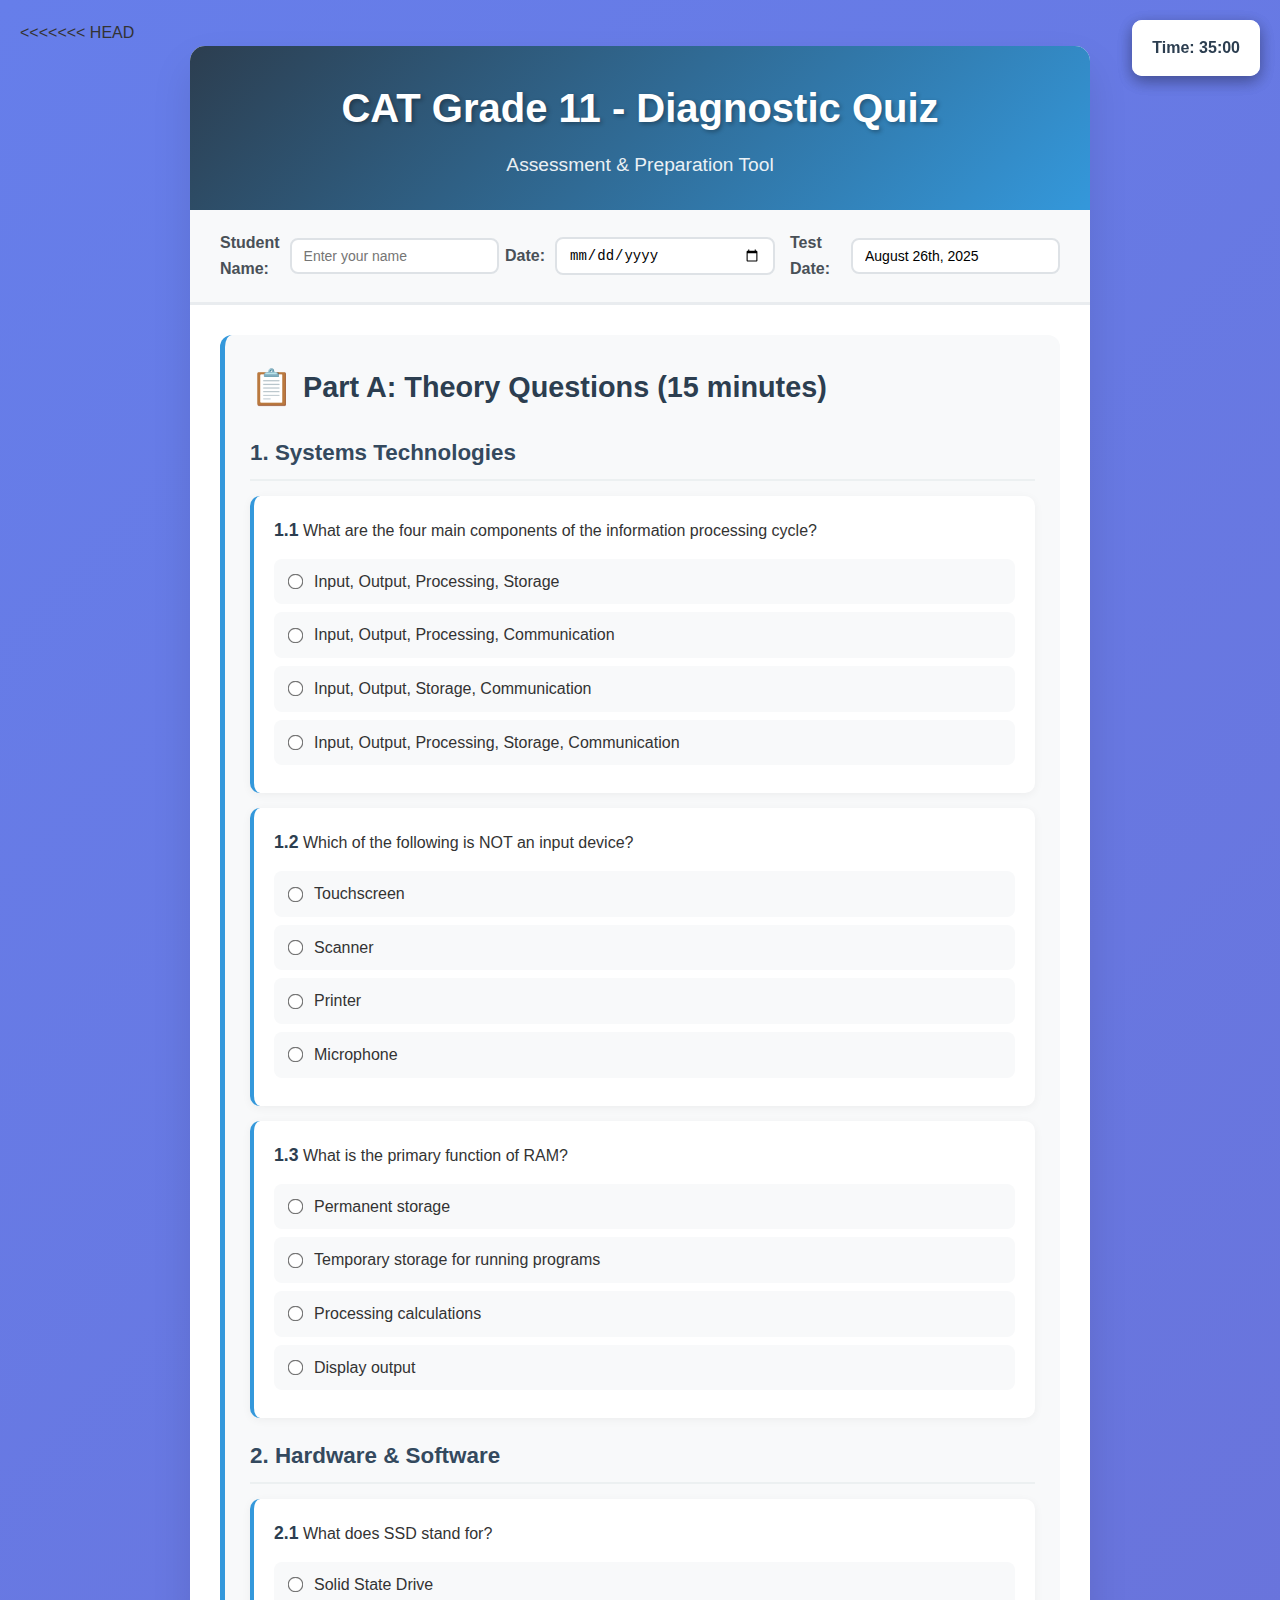
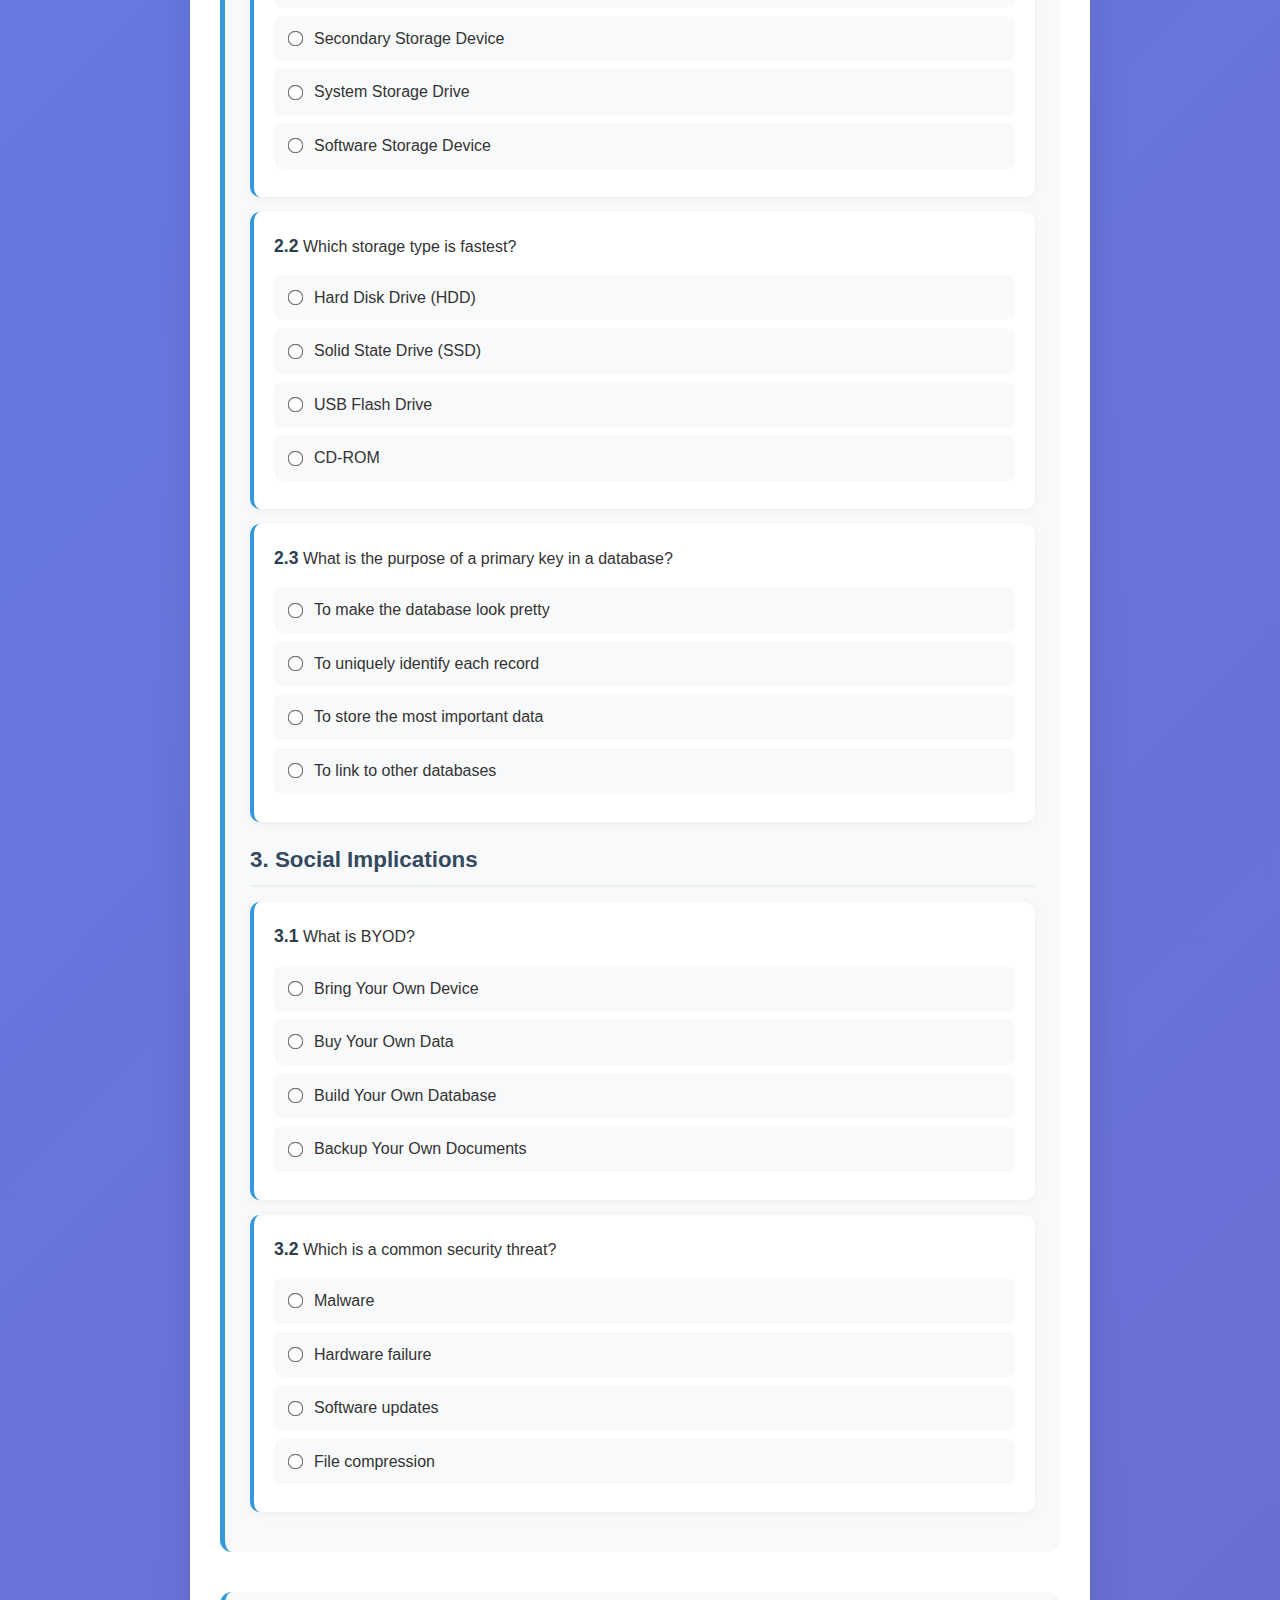
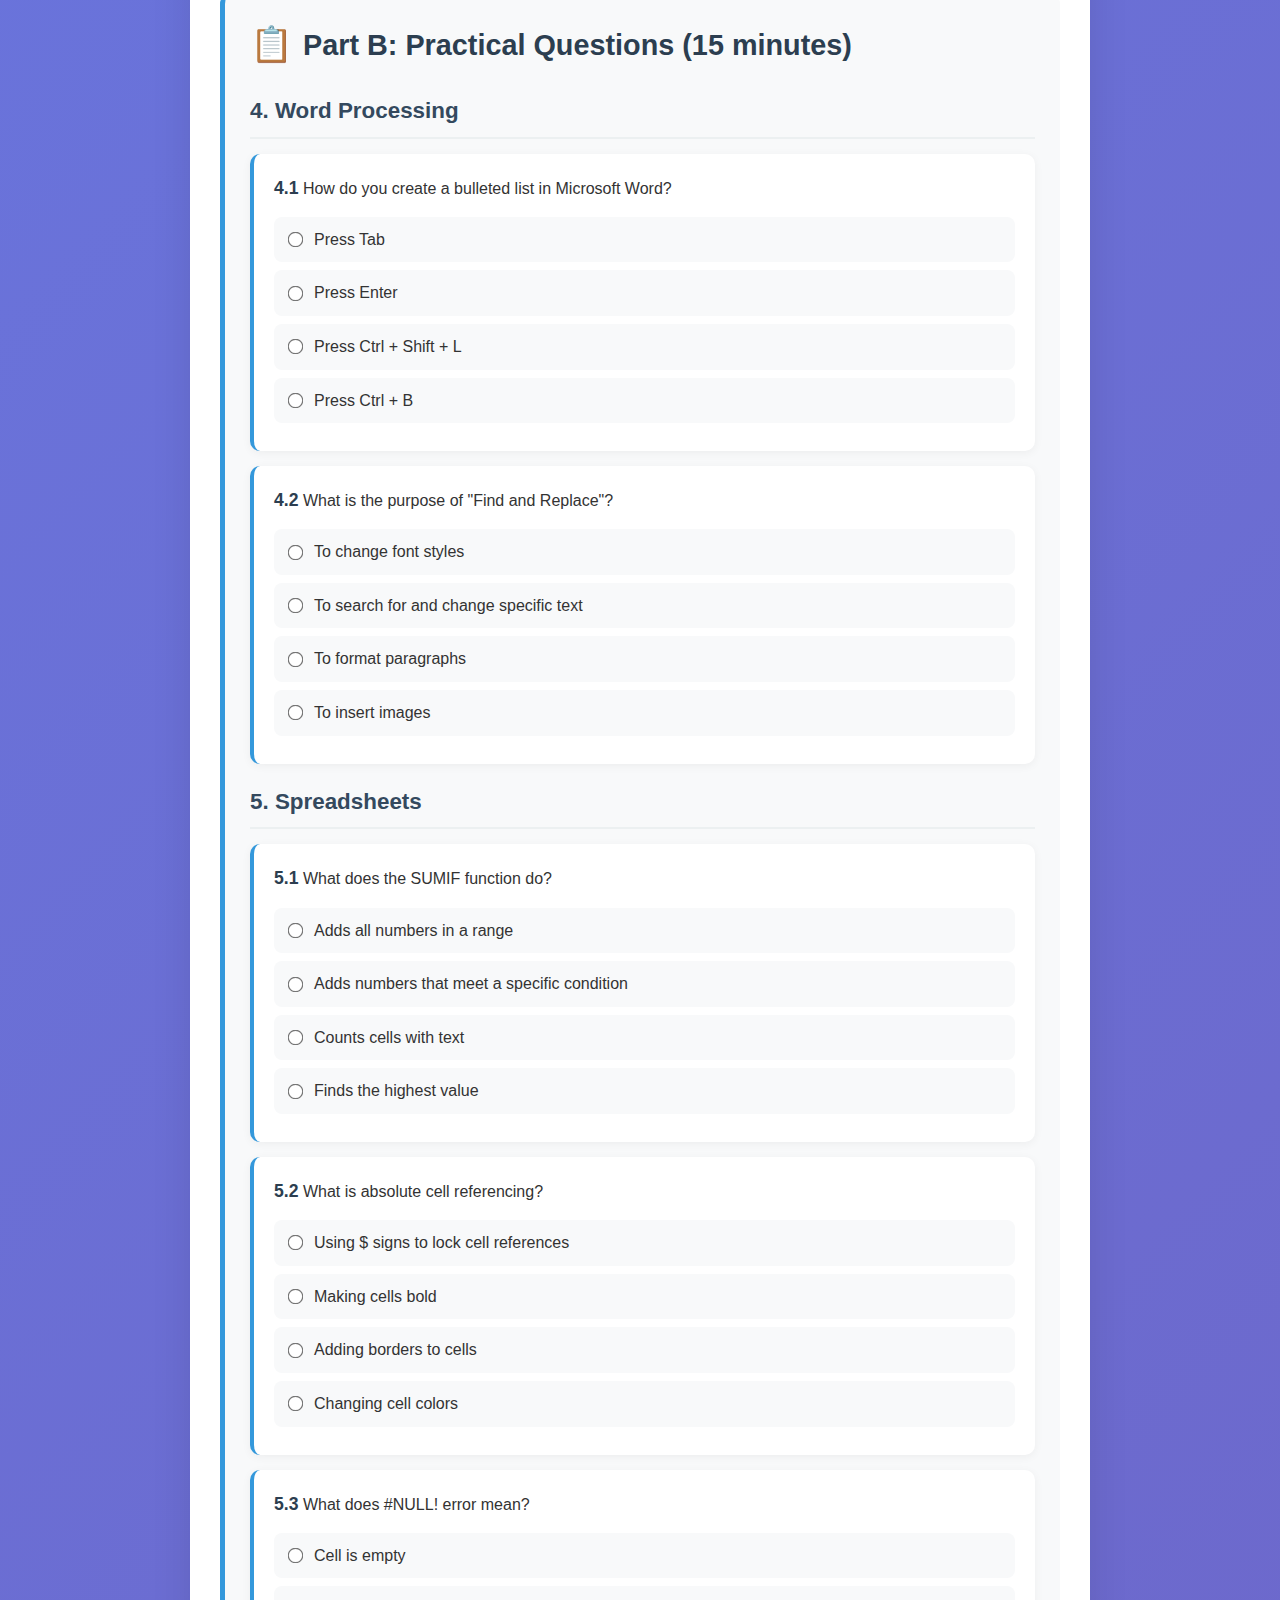
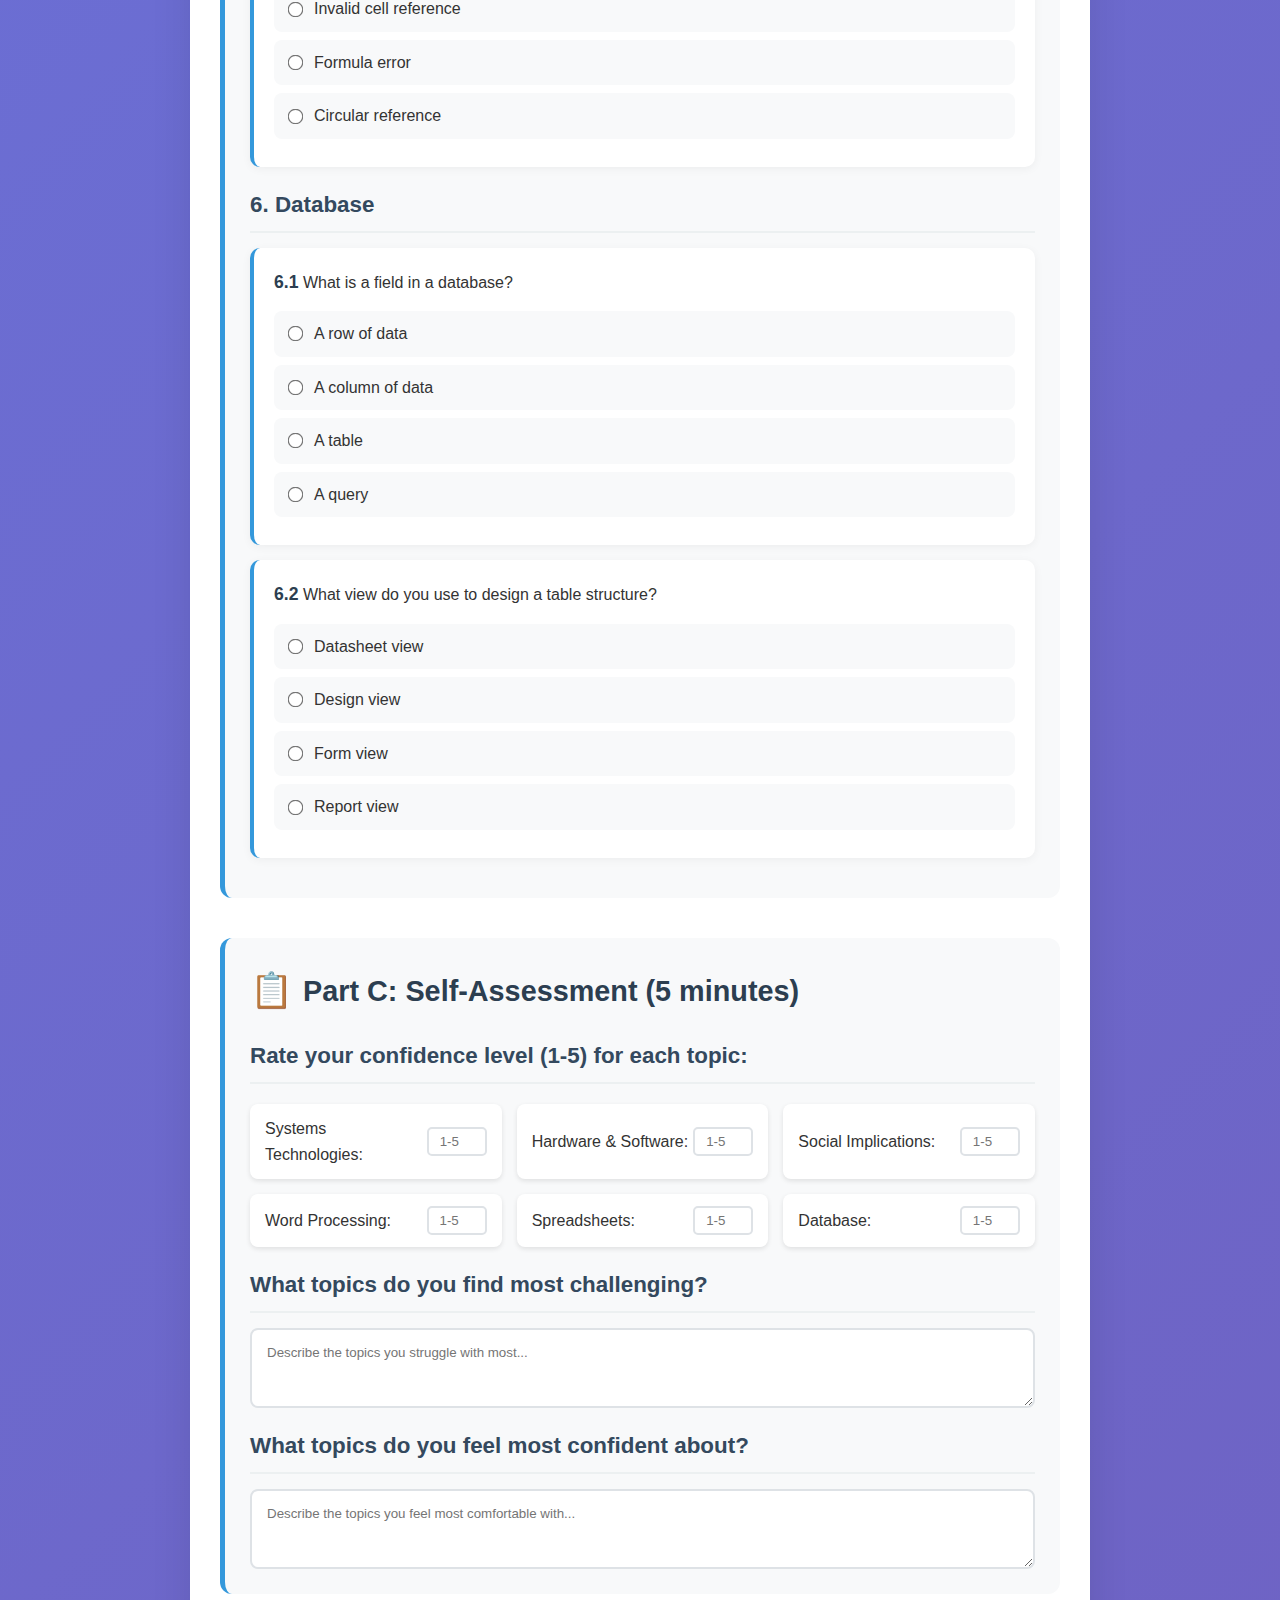
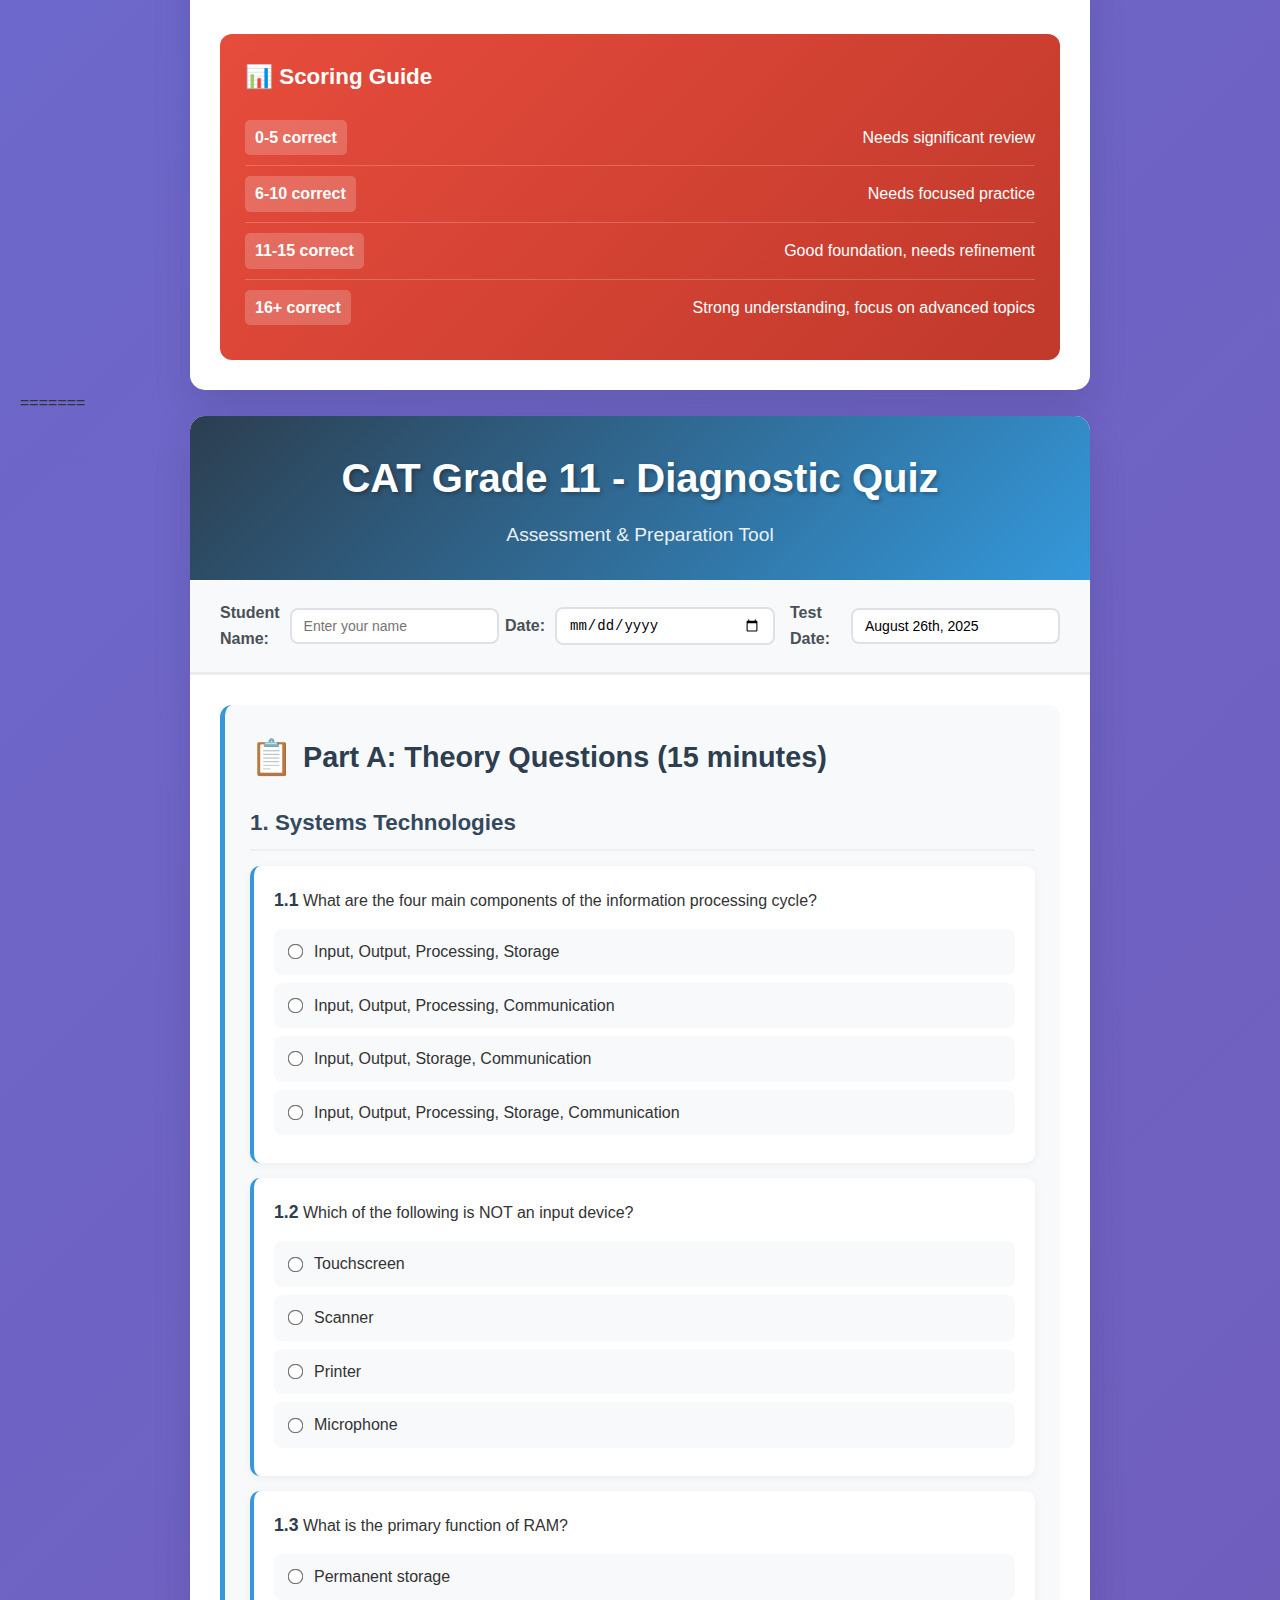
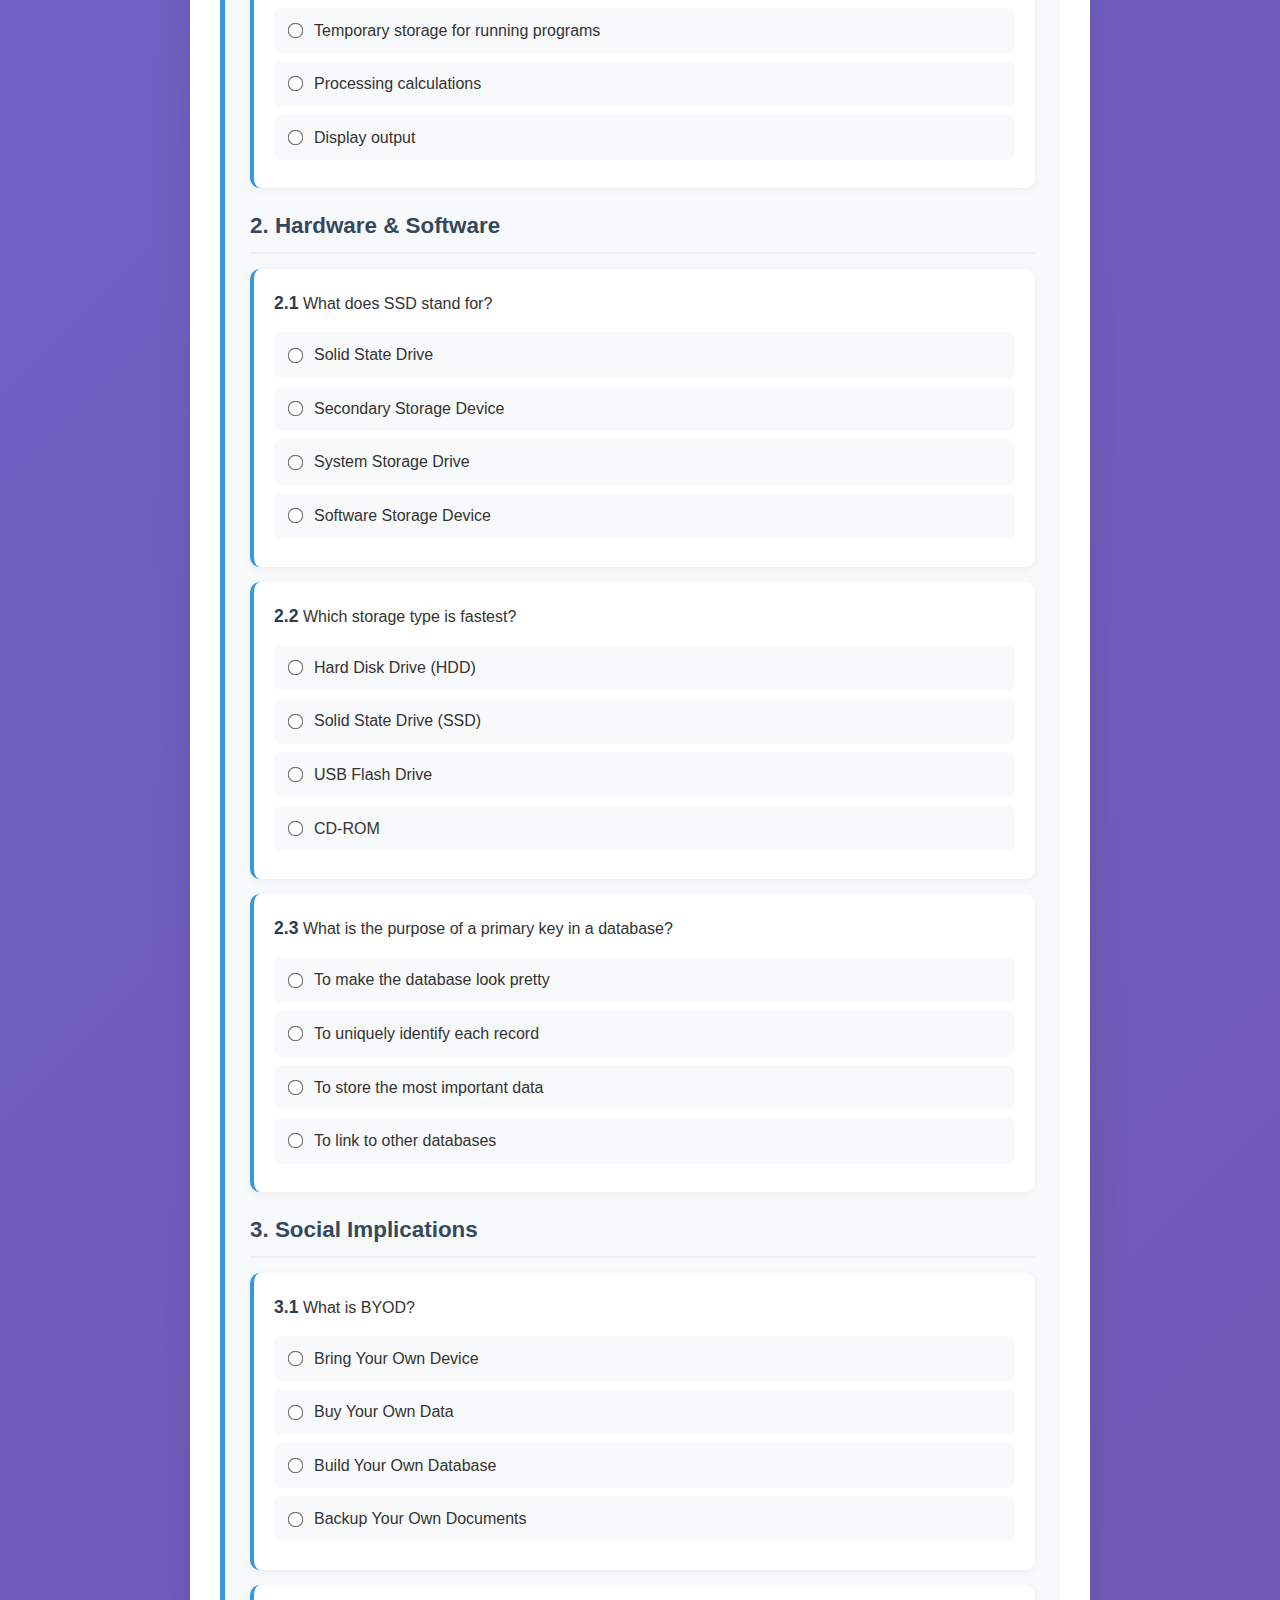
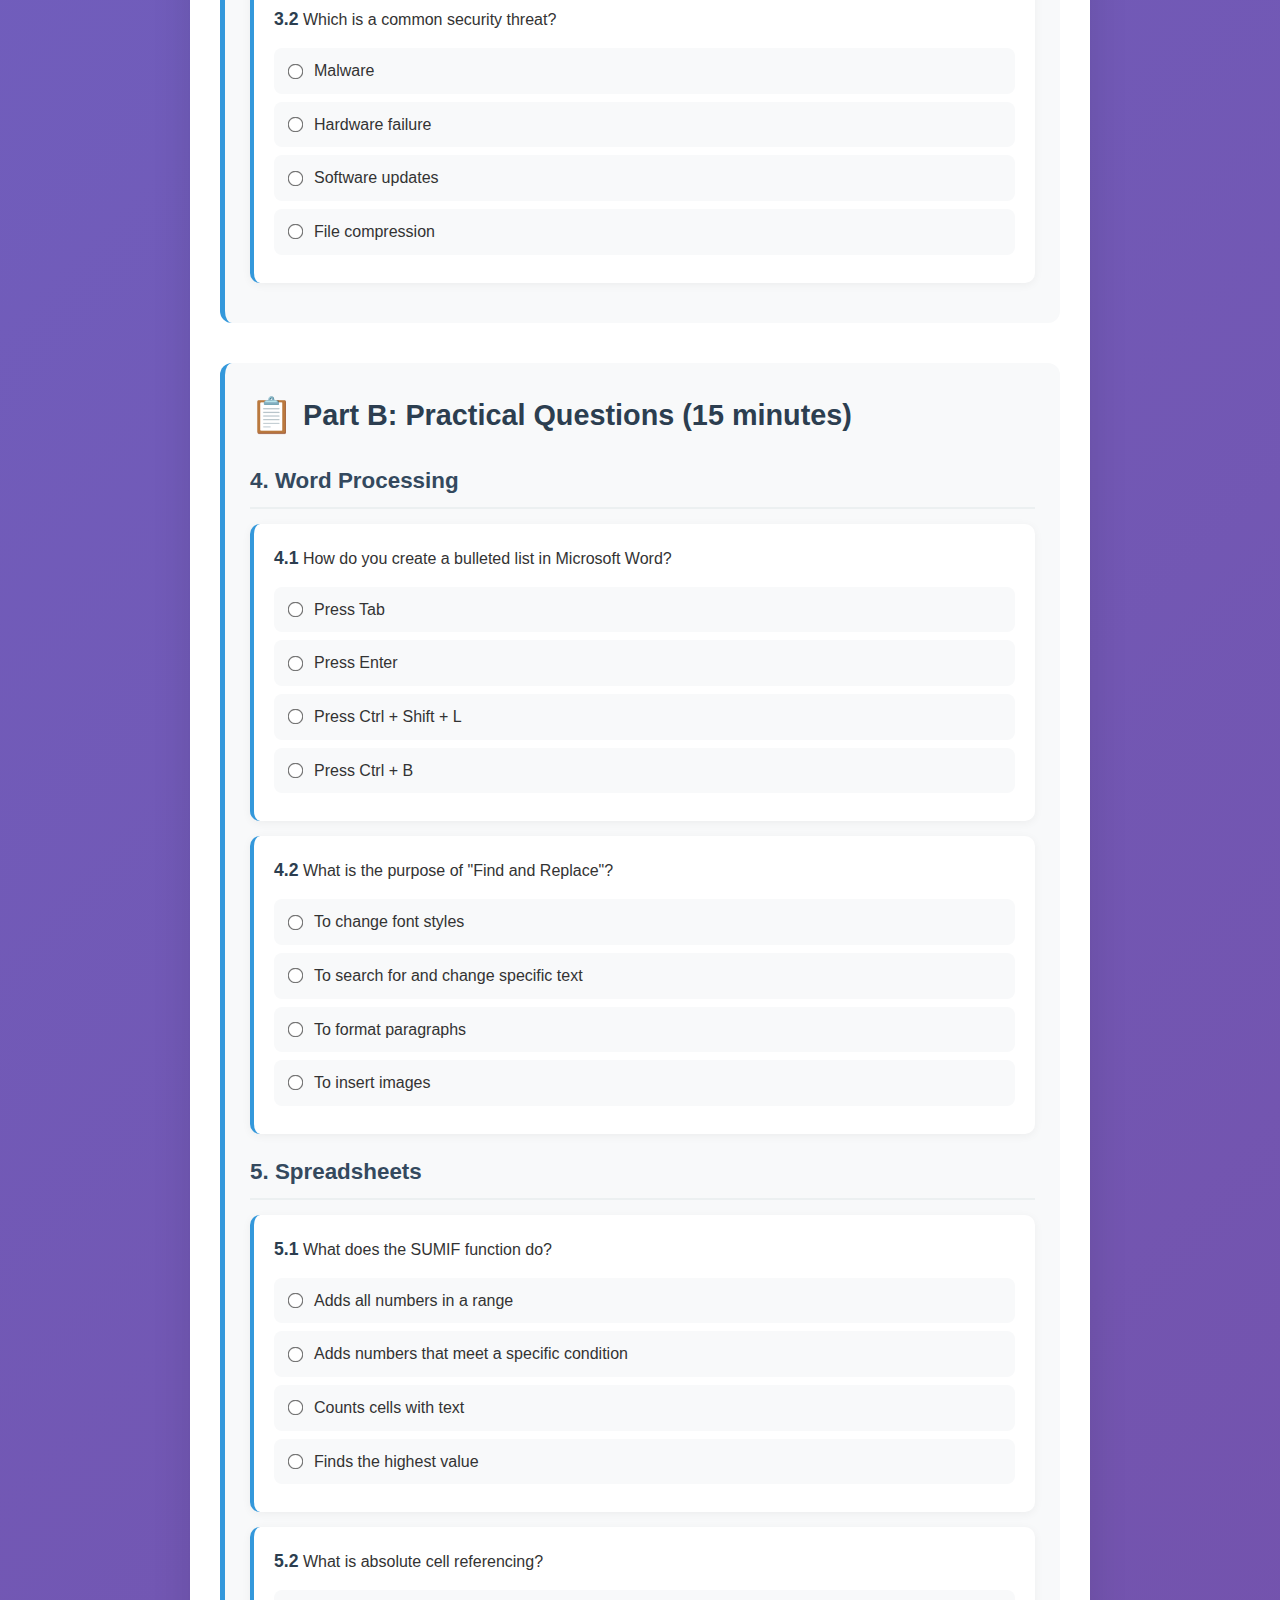
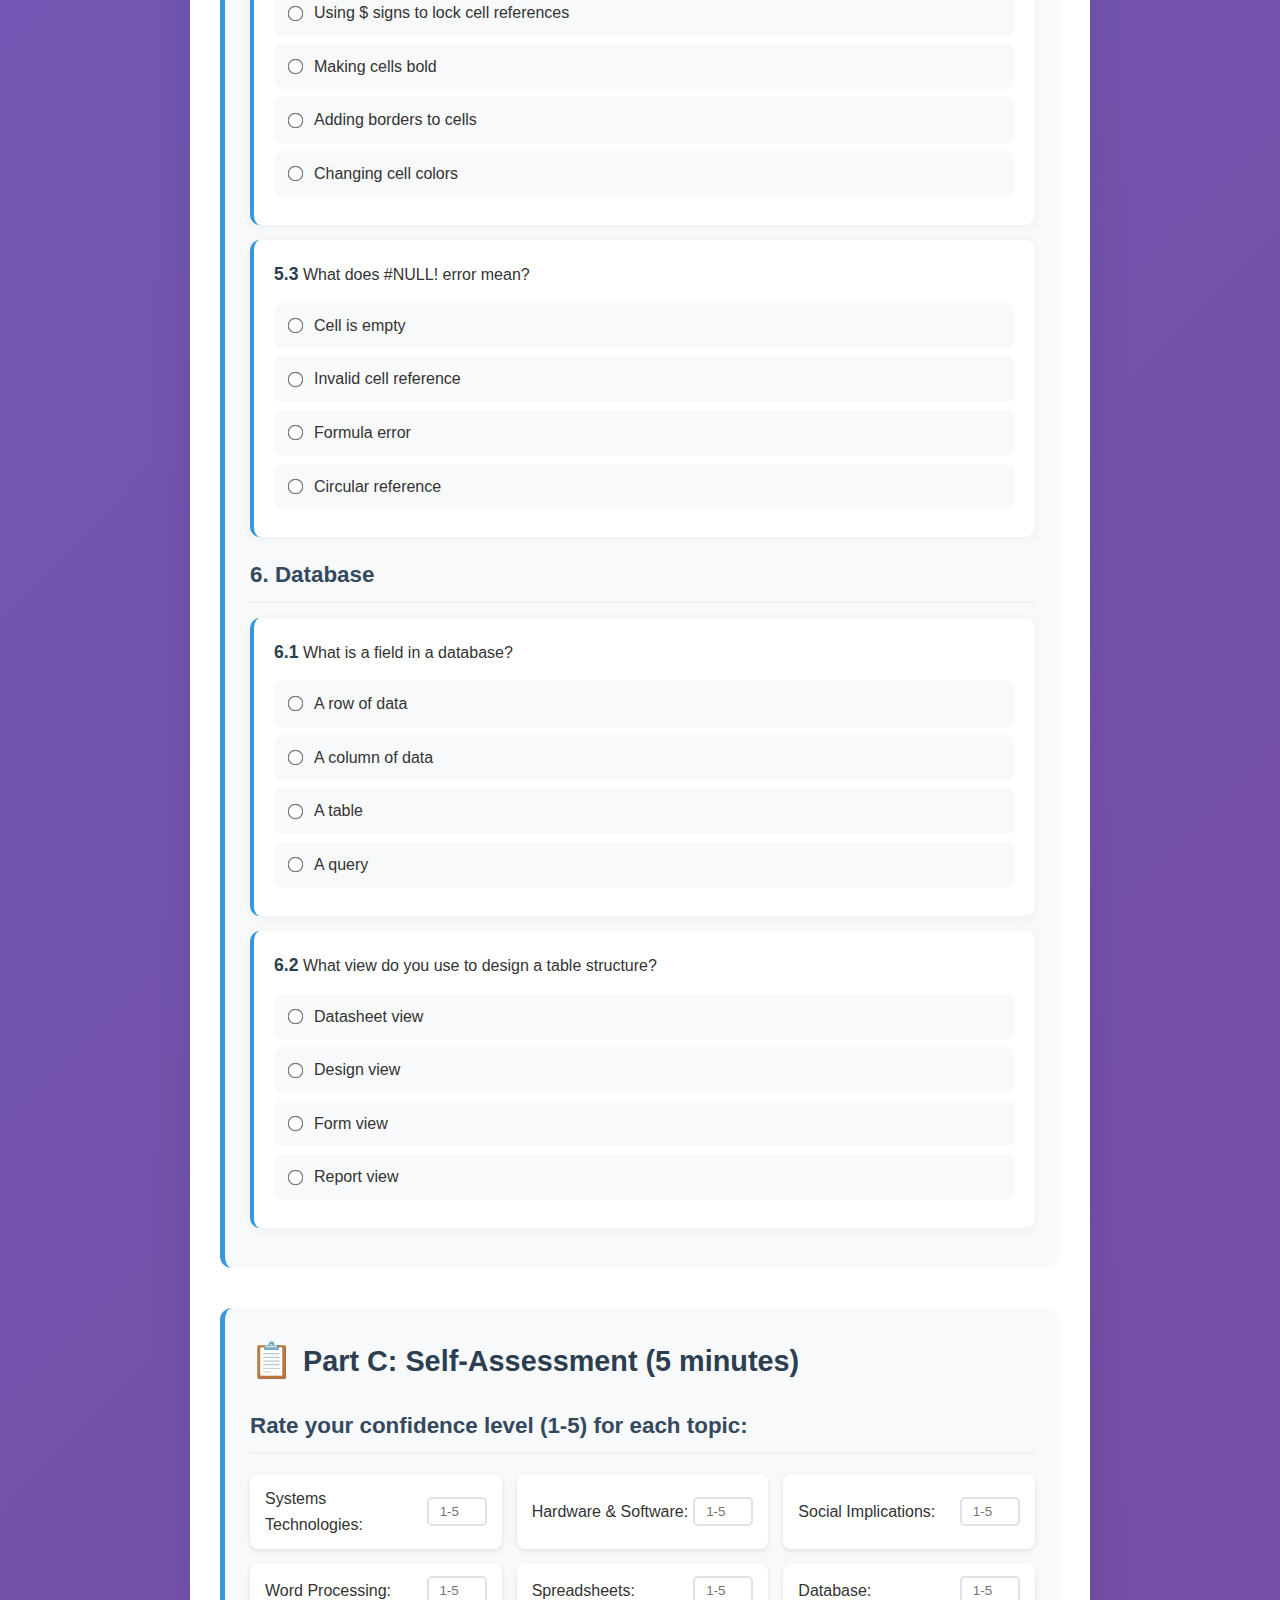
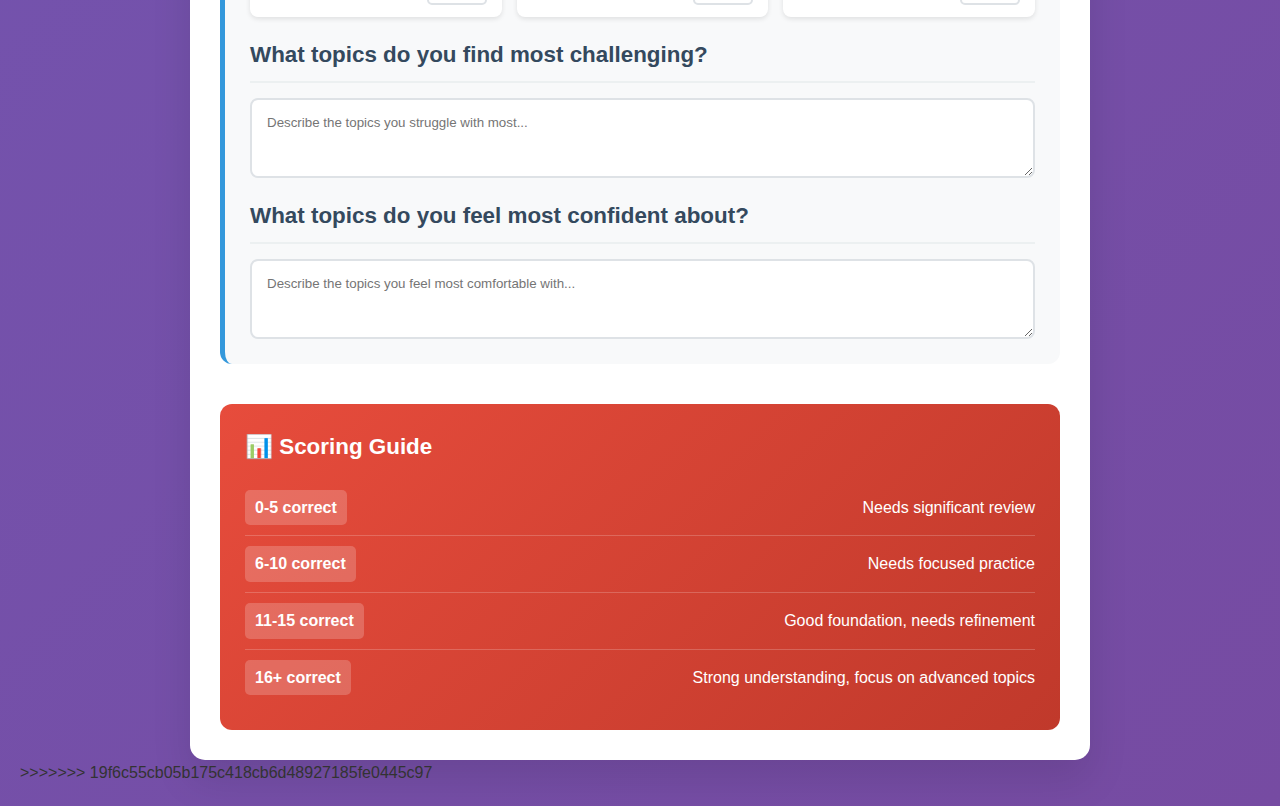
<file: CAT_Grade11_Diagnostic_Quiz.html>
<<<<<<< HEAD
<!DOCTYPE html>
<html lang="en">
<head>
    <meta charset="UTF-8">
    <meta name="viewport" content="width=device-width, initial-scale=1.0">
    <title>CAT Grade 11 - Diagnostic Quiz</title>
    <style>
        * {
            margin: 0;
            padding: 0;
            box-sizing: border-box;
        }

        body {
            font-family: 'Segoe UI', Tahoma, Geneva, Verdana, sans-serif;
            line-height: 1.6;
            color: #333;
            background: linear-gradient(135deg, #667eea 0%, #764ba2 100%);
            min-height: 100vh;
            padding: 20px;
        }

        .container {
            max-width: 900px;
            margin: 0 auto;
            background: white;
            border-radius: 15px;
            box-shadow: 0 20px 40px rgba(0,0,0,0.1);
            overflow: hidden;
        }

        .header {
            background: linear-gradient(135deg, #2c3e50 0%, #3498db 100%);
            color: white;
            padding: 30px;
            text-align: center;
        }

        .header h1 {
            font-size: 2.5em;
            margin-bottom: 10px;
            text-shadow: 2px 2px 4px rgba(0,0,0,0.3);
        }

        .header .subtitle {
            font-size: 1.2em;
            opacity: 0.9;
        }

        .student-info {
            background: #f8f9fa;
            padding: 20px 30px;
            border-bottom: 3px solid #e9ecef;
        }

        .info-grid {
            display: grid;
            grid-template-columns: repeat(auto-fit, minmax(200px, 1fr));
            gap: 15px;
        }

        .info-item {
            display: flex;
            align-items: center;
        }

        .info-item label {
            font-weight: bold;
            margin-right: 10px;
            color: #495057;
        }

        .info-item input {
            flex: 1;
            padding: 8px 12px;
            border: 2px solid #dee2e6;
            border-radius: 8px;
            font-size: 14px;
        }

        .content {
            padding: 30px;
        }

        .section {
            margin-bottom: 40px;
            background: #f8f9fa;
            border-radius: 12px;
            padding: 25px;
            border-left: 5px solid #3498db;
        }

        .section h2 {
            color: #2c3e50;
            font-size: 1.8em;
            margin-bottom: 20px;
            display: flex;
            align-items: center;
        }

        .section h2::before {
            content: "📋";
            margin-right: 10px;
            font-size: 1.2em;
        }

        .section h3 {
            color: #34495e;
            font-size: 1.4em;
            margin: 20px 0 15px 0;
            padding-bottom: 8px;
            border-bottom: 2px solid #ecf0f1;
        }

        .question {
            background: white;
            padding: 20px;
            margin: 15px 0;
            border-radius: 10px;
            box-shadow: 0 2px 10px rgba(0,0,0,0.05);
            border-left: 4px solid #3498db;
        }

        .question strong {
            color: #2c3e50;
            font-size: 1.1em;
        }

        .options {
            margin-top: 15px;
        }

        .option {
            display: flex;
            align-items: center;
            padding: 10px 15px;
            margin: 8px 0;
            background: #f8f9fa;
            border-radius: 8px;
            cursor: pointer;
            transition: all 0.3s ease;
        }

        .option:hover {
            background: #e3f2fd;
            transform: translateX(5px);
        }

        .option input[type="radio"] {
            margin-right: 12px;
            transform: scale(1.2);
        }

        .confidence-grid {
            display: grid;
            grid-template-columns: repeat(auto-fit, minmax(200px, 1fr));
            gap: 15px;
            margin: 20px 0;
        }

        .confidence-item {
            display: flex;
            justify-content: space-between;
            align-items: center;
            padding: 12px 15px;
            background: white;
            border-radius: 8px;
            box-shadow: 0 2px 5px rgba(0,0,0,0.1);
        }

        .confidence-item input {
            width: 60px;
            padding: 5px;
            border: 2px solid #dee2e6;
            border-radius: 5px;
            text-align: center;
        }

        .text-area {
            width: 100%;
            padding: 15px;
            border: 2px solid #dee2e6;
            border-radius: 8px;
            font-family: inherit;
            resize: vertical;
            min-height: 80px;
        }

        .scoring-guide {
            background: linear-gradient(135deg, #e74c3c 0%, #c0392b 100%);
            color: white;
            padding: 25px;
            border-radius: 12px;
            margin-top: 30px;
        }

        .scoring-guide h3 {
            color: white;
            margin-bottom: 15px;
            font-size: 1.4em;
        }

        .score-item {
            display: flex;
            justify-content: space-between;
            align-items: center;
            padding: 10px 0;
            border-bottom: 1px solid rgba(255,255,255,0.2);
        }

        .score-item:last-child {
            border-bottom: none;
        }

        .score-range {
            font-weight: bold;
            background: rgba(255,255,255,0.2);
            padding: 5px 10px;
            border-radius: 5px;
        }

        .timer {
            position: fixed;
            top: 20px;
            right: 20px;
            background: rgba(255,255,255,0.95);
            padding: 15px 20px;
            border-radius: 10px;
            box-shadow: 0 5px 15px rgba(0,0,0,0.2);
            font-weight: bold;
            color: #2c3e50;
        }

        @media (max-width: 768px) {
            .container {
                margin: 10px;
                border-radius: 10px;
            }
            
            .header h1 {
                font-size: 2em;
            }
            
            .content {
                padding: 20px;
            }
            
            .timer {
                position: static;
                margin-bottom: 20px;
                text-align: center;
            }
        }
    </style>
</head>
<body>
    <div class="timer" id="timer">Time: 35:00</div>
    
    <div class="container">
        <div class="header">
            <h1>CAT Grade 11 - Diagnostic Quiz</h1>
            <div class="subtitle">Assessment & Preparation Tool</div>
        </div>

        <div class="student-info">
            <div class="info-grid">
                <div class="info-item">
                    <label>Student Name:</label>
                    <input type="text" placeholder="Enter your name">
                </div>
                <div class="info-item">
                    <label>Date:</label>
                    <input type="date">
                </div>
                <div class="info-item">
                    <label>Test Date:</label>
                    <input type="text" value="August 26th, 2025" readonly>
                </div>
            </div>
        </div>

        <div class="content">
            <div class="section">
                <h2>Part A: Theory Questions (15 minutes)</h2>
                
                <h3>1. Systems Technologies</h3>
                
                <div class="question">
                    <strong>1.1</strong> What are the four main components of the information processing cycle?
                    <div class="options">
                        <div class="option">
                            <input type="radio" name="q1.1" value="a">
                            <label>Input, Output, Processing, Storage</label>
                        </div>
                        <div class="option">
                            <input type="radio" name="q1.1" value="b">
                            <label>Input, Output, Processing, Communication</label>
                        </div>
                        <div class="option">
                            <input type="radio" name="q1.1" value="c">
                            <label>Input, Output, Storage, Communication</label>
                        </div>
                        <div class="option">
                            <input type="radio" name="q1.1" value="d">
                            <label>Input, Output, Processing, Storage, Communication</label>
                        </div>
                    </div>
                </div>

                <div class="question">
                    <strong>1.2</strong> Which of the following is NOT an input device?
                    <div class="options">
                        <div class="option">
                            <input type="radio" name="q1.2" value="a">
                            <label>Touchscreen</label>
                        </div>
                        <div class="option">
                            <input type="radio" name="q1.2" value="b">
                            <label>Scanner</label>
                        </div>
                        <div class="option">
                            <input type="radio" name="q1.2" value="c">
                            <label>Printer</label>
                        </div>
                        <div class="option">
                            <input type="radio" name="q1.2" value="d">
                            <label>Microphone</label>
                        </div>
                    </div>
                </div>

                <div class="question">
                    <strong>1.3</strong> What is the primary function of RAM?
                    <div class="options">
                        <div class="option">
                            <input type="radio" name="q1.3" value="a">
                            <label>Permanent storage</label>
                        </div>
                        <div class="option">
                            <input type="radio" name="q1.3" value="b">
                            <label>Temporary storage for running programs</label>
                        </div>
                        <div class="option">
                            <input type="radio" name="q1.3" value="c">
                            <label>Processing calculations</label>
                        </div>
                        <div class="option">
                            <input type="radio" name="q1.3" value="d">
                            <label>Display output</label>
                        </div>
                    </div>
                </div>

                <h3>2. Hardware & Software</h3>
                
                <div class="question">
                    <strong>2.1</strong> What does SSD stand for?
                    <div class="options">
                        <div class="option">
                            <input type="radio" name="q2.1" value="a">
                            <label>Solid State Drive</label>
                        </div>
                        <div class="option">
                            <input type="radio" name="q2.1" value="b">
                            <label>Secondary Storage Device</label>
                        </div>
                        <div class="option">
                            <input type="radio" name="q2.1" value="c">
                            <label>System Storage Drive</label>
                        </div>
                        <div class="option">
                            <input type="radio" name="q2.1" value="d">
                            <label>Software Storage Device</label>
                        </div>
                    </div>
                </div>

                <div class="question">
                    <strong>2.2</strong> Which storage type is fastest?
                    <div class="options">
                        <div class="option">
                            <input type="radio" name="q2.2" value="a">
                            <label>Hard Disk Drive (HDD)</label>
                        </div>
                        <div class="option">
                            <input type="radio" name="q2.2" value="b">
                            <label>Solid State Drive (SSD)</label>
                        </div>
                        <div class="option">
                            <input type="radio" name="q2.2" value="c">
                            <label>USB Flash Drive</label>
                        </div>
                        <div class="option">
                            <input type="radio" name="q2.2" value="d">
                            <label>CD-ROM</label>
                        </div>
                    </div>
                </div>

                <div class="question">
                    <strong>2.3</strong> What is the purpose of a primary key in a database?
                    <div class="options">
                        <div class="option">
                            <input type="radio" name="q2.3" value="a">
                            <label>To make the database look pretty</label>
                        </div>
                        <div class="option">
                            <input type="radio" name="q2.3" value="b">
                            <label>To uniquely identify each record</label>
                        </div>
                        <div class="option">
                            <input type="radio" name="q2.3" value="c">
                            <label>To store the most important data</label>
                        </div>
                        <div class="option">
                            <input type="radio" name="q2.3" value="d">
                            <label>To link to other databases</label>
                        </div>
                    </div>
                </div>

                <h3>3. Social Implications</h3>
                
                <div class="question">
                    <strong>3.1</strong> What is BYOD?
                    <div class="options">
                        <div class="option">
                            <input type="radio" name="q3.1" value="a">
                            <label>Bring Your Own Device</label>
                        </div>
                        <div class="option">
                            <input type="radio" name="q3.1" value="b">
                            <label>Buy Your Own Data</label>
                        </div>
                        <div class="option">
                            <input type="radio" name="q3.1" value="c">
                            <label>Build Your Own Database</label>
                        </div>
                        <div class="option">
                            <input type="radio" name="q3.1" value="d">
                            <label>Backup Your Own Documents</label>
                        </div>
                    </div>
                </div>

                <div class="question">
                    <strong>3.2</strong> Which is a common security threat?
                    <div class="options">
                        <div class="option">
                            <input type="radio" name="q3.2" value="a">
                            <label>Malware</label>
                        </div>
                        <div class="option">
                            <input type="radio" name="q3.2" value="b">
                            <label>Hardware failure</label>
                        </div>
                        <div class="option">
                            <input type="radio" name="q3.2" value="c">
                            <label>Software updates</label>
                        </div>
                        <div class="option">
                            <input type="radio" name="q3.2" value="d">
                            <label>File compression</label>
                        </div>
                    </div>
                </div>
            </div>

            <div class="section">
                <h2>Part B: Practical Questions (15 minutes)</h2>
                
                <h3>4. Word Processing</h3>
                
                <div class="question">
                    <strong>4.1</strong> How do you create a bulleted list in Microsoft Word?
                    <div class="options">
                        <div class="option">
                            <input type="radio" name="q4.1" value="a">
                            <label>Press Tab</label>
                        </div>
                        <div class="option">
                            <input type="radio" name="q4.1" value="b">
                            <label>Press Enter</label>
                        </div>
                        <div class="option">
                            <input type="radio" name="q4.1" value="c">
                            <label>Press Ctrl + Shift + L</label>
                        </div>
                        <div class="option">
                            <input type="radio" name="q4.1" value="d">
                            <label>Press Ctrl + B</label>
                        </div>
                    </div>
                </div>

                <div class="question">
                    <strong>4.2</strong> What is the purpose of "Find and Replace"?
                    <div class="options">
                        <div class="option">
                            <input type="radio" name="q4.2" value="a">
                            <label>To change font styles</label>
                        </div>
                        <div class="option">
                            <input type="radio" name="q4.2" value="b">
                            <label>To search for and change specific text</label>
                        </div>
                        <div class="option">
                            <input type="radio" name="q4.2" value="c">
                            <label>To format paragraphs</label>
                        </div>
                        <div class="option">
                            <input type="radio" name="q4.2" value="d">
                            <label>To insert images</label>
                        </div>
                    </div>
                </div>

                <h3>5. Spreadsheets</h3>
                
                <div class="question">
                    <strong>5.1</strong> What does the SUMIF function do?
                    <div class="options">
                        <div class="option">
                            <input type="radio" name="q5.1" value="a">
                            <label>Adds all numbers in a range</label>
                        </div>
                        <div class="option">
                            <input type="radio" name="q5.1" value="b">
                            <label>Adds numbers that meet a specific condition</label>
                        </div>
                        <div class="option">
                            <input type="radio" name="q5.1" value="c">
                            <label>Counts cells with text</label>
                        </div>
                        <div class="option">
                            <input type="radio" name="q5.1" value="d">
                            <label>Finds the highest value</label>
                        </div>
                    </div>
                </div>

                <div class="question">
                    <strong>5.2</strong> What is absolute cell referencing?
                    <div class="options">
                        <div class="option">
                            <input type="radio" name="q5.2" value="a">
                            <label>Using $ signs to lock cell references</label>
                        </div>
                        <div class="option">
                            <input type="radio" name="q5.2" value="b">
                            <label>Making cells bold</label>
                        </div>
                        <div class="option">
                            <input type="radio" name="q5.2" value="c">
                            <label>Adding borders to cells</label>
                        </div>
                        <div class="option">
                            <input type="radio" name="q5.2" value="d">
                            <label>Changing cell colors</label>
                        </div>
                    </div>
                </div>

                <div class="question">
                    <strong>5.3</strong> What does #NULL! error mean?
                    <div class="options">
                        <div class="option">
                            <input type="radio" name="q5.3" value="a">
                            <label>Cell is empty</label>
                        </div>
                        <div class="option">
                            <input type="radio" name="q5.3" value="b">
                            <label>Invalid cell reference</label>
                        </div>
                        <div class="option">
                            <input type="radio" name="q5.3" value="c">
                            <label>Formula error</label>
                        </div>
                        <div class="option">
                            <input type="radio" name="q5.3" value="d">
                            <label>Circular reference</label>
                        </div>
                    </div>
                </div>

                <h3>6. Database</h3>
                
                <div class="question">
                    <strong>6.1</strong> What is a field in a database?
                    <div class="options">
                        <div class="option">
                            <input type="radio" name="q6.1" value="a">
                            <label>A row of data</label>
                        </div>
                        <div class="option">
                            <input type="radio" name="q6.1" value="b">
                            <label>A column of data</label>
                        </div>
                        <div class="option">
                            <input type="radio" name="q6.1" value="c">
                            <label>A table</label>
                        </div>
                        <div class="option">
                            <input type="radio" name="q6.1" value="d">
                            <label>A query</label>
                        </div>
                    </div>
                </div>

                <div class="question">
                    <strong>6.2</strong> What view do you use to design a table structure?
                    <div class="options">
                        <div class="option">
                            <input type="radio" name="q6.2" value="a">
                            <label>Datasheet view</label>
                        </div>
                        <div class="option">
                            <input type="radio" name="q6.2" value="b">
                            <label>Design view</label>
                        </div>
                        <div class="option">
                            <input type="radio" name="q6.2" value="c">
                            <label>Form view</label>
                        </div>
                        <div class="option">
                            <input type="radio" name="q6.2" value="d">
                            <label>Report view</label>
                        </div>
                    </div>
                </div>
            </div>

            <div class="section">
                <h2>Part C: Self-Assessment (5 minutes)</h2>
                
                <h3>Rate your confidence level (1-5) for each topic:</h3>
                <div class="confidence-grid">
                    <div class="confidence-item">
                        <span>Systems Technologies:</span>
                        <input type="number" min="1" max="5" placeholder="1-5">
                    </div>
                    <div class="confidence-item">
                        <span>Hardware & Software:</span>
                        <input type="number" min="1" max="5" placeholder="1-5">
                    </div>
                    <div class="confidence-item">
                        <span>Social Implications:</span>
                        <input type="number" min="1" max="5" placeholder="1-5">
                    </div>
                    <div class="confidence-item">
                        <span>Word Processing:</span>
                        <input type="number" min="1" max="5" placeholder="1-5">
                    </div>
                    <div class="confidence-item">
                        <span>Spreadsheets:</span>
                        <input type="number" min="1" max="5" placeholder="1-5">
                    </div>
                    <div class="confidence-item">
                        <span>Database:</span>
                        <input type="number" min="1" max="5" placeholder="1-5">
                    </div>
                </div>

                <h3>What topics do you find most challenging?</h3>
                <textarea class="text-area" placeholder="Describe the topics you struggle with most..."></textarea>

                <h3>What topics do you feel most confident about?</h3>
                <textarea class="text-area" placeholder="Describe the topics you feel most comfortable with..."></textarea>
            </div>

            <div class="scoring-guide">
                <h3>📊 Scoring Guide</h3>
                <div class="score-item">
                    <span class="score-range">0-5 correct</span>
                    <span>Needs significant review</span>
                </div>
                <div class="score-item">
                    <span class="score-range">6-10 correct</span>
                    <span>Needs focused practice</span>
                </div>
                <div class="score-item">
                    <span class="score-range">11-15 correct</span>
                    <span>Good foundation, needs refinement</span>
                </div>
                <div class="score-item">
                    <span class="score-range">16+ correct</span>
                    <span>Strong understanding, focus on advanced topics</span>
                </div>
            </div>
        </div>
    </div>

    <script>
        // Timer functionality
        let timeLeft = 35 * 60; // 35 minutes in seconds
        
        function updateTimer() {
            const minutes = Math.floor(timeLeft / 60);
            const seconds = timeLeft % 60;
            document.getElementById('timer').textContent = 
                `Time: ${minutes.toString().padStart(2, '0')}:${seconds.toString().padStart(2, '0')}`;
            
            if (timeLeft <= 0) {
                alert('Time is up! Please submit your quiz.');
                return;
            }
            
            timeLeft--;
            setTimeout(updateTimer, 1000);
        }
        
        updateTimer();
    </script>
</body>
=======
<!DOCTYPE html>
<html lang="en">
<head>
    <meta charset="UTF-8">
    <meta name="viewport" content="width=device-width, initial-scale=1.0">
    <title>CAT Grade 11 - Diagnostic Quiz</title>
    <style>
        * {
            margin: 0;
            padding: 0;
            box-sizing: border-box;
        }

        body {
            font-family: 'Segoe UI', Tahoma, Geneva, Verdana, sans-serif;
            line-height: 1.6;
            color: #333;
            background: linear-gradient(135deg, #667eea 0%, #764ba2 100%);
            min-height: 100vh;
            padding: 20px;
        }

        .container {
            max-width: 900px;
            margin: 0 auto;
            background: white;
            border-radius: 15px;
            box-shadow: 0 20px 40px rgba(0,0,0,0.1);
            overflow: hidden;
        }

        .header {
            background: linear-gradient(135deg, #2c3e50 0%, #3498db 100%);
            color: white;
            padding: 30px;
            text-align: center;
        }

        .header h1 {
            font-size: 2.5em;
            margin-bottom: 10px;
            text-shadow: 2px 2px 4px rgba(0,0,0,0.3);
        }

        .header .subtitle {
            font-size: 1.2em;
            opacity: 0.9;
        }

        .student-info {
            background: #f8f9fa;
            padding: 20px 30px;
            border-bottom: 3px solid #e9ecef;
        }

        .info-grid {
            display: grid;
            grid-template-columns: repeat(auto-fit, minmax(200px, 1fr));
            gap: 15px;
        }

        .info-item {
            display: flex;
            align-items: center;
        }

        .info-item label {
            font-weight: bold;
            margin-right: 10px;
            color: #495057;
        }

        .info-item input {
            flex: 1;
            padding: 8px 12px;
            border: 2px solid #dee2e6;
            border-radius: 8px;
            font-size: 14px;
        }

        .content {
            padding: 30px;
        }

        .section {
            margin-bottom: 40px;
            background: #f8f9fa;
            border-radius: 12px;
            padding: 25px;
            border-left: 5px solid #3498db;
        }

        .section h2 {
            color: #2c3e50;
            font-size: 1.8em;
            margin-bottom: 20px;
            display: flex;
            align-items: center;
        }

        .section h2::before {
            content: "📋";
            margin-right: 10px;
            font-size: 1.2em;
        }

        .section h3 {
            color: #34495e;
            font-size: 1.4em;
            margin: 20px 0 15px 0;
            padding-bottom: 8px;
            border-bottom: 2px solid #ecf0f1;
        }

        .question {
            background: white;
            padding: 20px;
            margin: 15px 0;
            border-radius: 10px;
            box-shadow: 0 2px 10px rgba(0,0,0,0.05);
            border-left: 4px solid #3498db;
        }

        .question strong {
            color: #2c3e50;
            font-size: 1.1em;
        }

        .options {
            margin-top: 15px;
        }

        .option {
            display: flex;
            align-items: center;
            padding: 10px 15px;
            margin: 8px 0;
            background: #f8f9fa;
            border-radius: 8px;
            cursor: pointer;
            transition: all 0.3s ease;
        }

        .option:hover {
            background: #e3f2fd;
            transform: translateX(5px);
        }

        .option input[type="radio"] {
            margin-right: 12px;
            transform: scale(1.2);
        }

        .confidence-grid {
            display: grid;
            grid-template-columns: repeat(auto-fit, minmax(200px, 1fr));
            gap: 15px;
            margin: 20px 0;
        }

        .confidence-item {
            display: flex;
            justify-content: space-between;
            align-items: center;
            padding: 12px 15px;
            background: white;
            border-radius: 8px;
            box-shadow: 0 2px 5px rgba(0,0,0,0.1);
        }

        .confidence-item input {
            width: 60px;
            padding: 5px;
            border: 2px solid #dee2e6;
            border-radius: 5px;
            text-align: center;
        }

        .text-area {
            width: 100%;
            padding: 15px;
            border: 2px solid #dee2e6;
            border-radius: 8px;
            font-family: inherit;
            resize: vertical;
            min-height: 80px;
        }

        .scoring-guide {
            background: linear-gradient(135deg, #e74c3c 0%, #c0392b 100%);
            color: white;
            padding: 25px;
            border-radius: 12px;
            margin-top: 30px;
        }

        .scoring-guide h3 {
            color: white;
            margin-bottom: 15px;
            font-size: 1.4em;
        }

        .score-item {
            display: flex;
            justify-content: space-between;
            align-items: center;
            padding: 10px 0;
            border-bottom: 1px solid rgba(255,255,255,0.2);
        }

        .score-item:last-child {
            border-bottom: none;
        }

        .score-range {
            font-weight: bold;
            background: rgba(255,255,255,0.2);
            padding: 5px 10px;
            border-radius: 5px;
        }

        .timer {
            position: fixed;
            top: 20px;
            right: 20px;
            background: rgba(255,255,255,0.95);
            padding: 15px 20px;
            border-radius: 10px;
            box-shadow: 0 5px 15px rgba(0,0,0,0.2);
            font-weight: bold;
            color: #2c3e50;
        }

        @media (max-width: 768px) {
            .container {
                margin: 10px;
                border-radius: 10px;
            }
            
            .header h1 {
                font-size: 2em;
            }
            
            .content {
                padding: 20px;
            }
            
            .timer {
                position: static;
                margin-bottom: 20px;
                text-align: center;
            }
        }
    </style>
</head>
<body>
    <div class="timer" id="timer">Time: 35:00</div>
    
    <div class="container">
        <div class="header">
            <h1>CAT Grade 11 - Diagnostic Quiz</h1>
            <div class="subtitle">Assessment & Preparation Tool</div>
        </div>

        <div class="student-info">
            <div class="info-grid">
                <div class="info-item">
                    <label>Student Name:</label>
                    <input type="text" placeholder="Enter your name">
                </div>
                <div class="info-item">
                    <label>Date:</label>
                    <input type="date">
                </div>
                <div class="info-item">
                    <label>Test Date:</label>
                    <input type="text" value="August 26th, 2025" readonly>
                </div>
            </div>
        </div>

        <div class="content">
            <div class="section">
                <h2>Part A: Theory Questions (15 minutes)</h2>
                
                <h3>1. Systems Technologies</h3>
                
                <div class="question">
                    <strong>1.1</strong> What are the four main components of the information processing cycle?
                    <div class="options">
                        <div class="option">
                            <input type="radio" name="q1.1" value="a">
                            <label>Input, Output, Processing, Storage</label>
                        </div>
                        <div class="option">
                            <input type="radio" name="q1.1" value="b">
                            <label>Input, Output, Processing, Communication</label>
                        </div>
                        <div class="option">
                            <input type="radio" name="q1.1" value="c">
                            <label>Input, Output, Storage, Communication</label>
                        </div>
                        <div class="option">
                            <input type="radio" name="q1.1" value="d">
                            <label>Input, Output, Processing, Storage, Communication</label>
                        </div>
                    </div>
                </div>

                <div class="question">
                    <strong>1.2</strong> Which of the following is NOT an input device?
                    <div class="options">
                        <div class="option">
                            <input type="radio" name="q1.2" value="a">
                            <label>Touchscreen</label>
                        </div>
                        <div class="option">
                            <input type="radio" name="q1.2" value="b">
                            <label>Scanner</label>
                        </div>
                        <div class="option">
                            <input type="radio" name="q1.2" value="c">
                            <label>Printer</label>
                        </div>
                        <div class="option">
                            <input type="radio" name="q1.2" value="d">
                            <label>Microphone</label>
                        </div>
                    </div>
                </div>

                <div class="question">
                    <strong>1.3</strong> What is the primary function of RAM?
                    <div class="options">
                        <div class="option">
                            <input type="radio" name="q1.3" value="a">
                            <label>Permanent storage</label>
                        </div>
                        <div class="option">
                            <input type="radio" name="q1.3" value="b">
                            <label>Temporary storage for running programs</label>
                        </div>
                        <div class="option">
                            <input type="radio" name="q1.3" value="c">
                            <label>Processing calculations</label>
                        </div>
                        <div class="option">
                            <input type="radio" name="q1.3" value="d">
                            <label>Display output</label>
                        </div>
                    </div>
                </div>

                <h3>2. Hardware & Software</h3>
                
                <div class="question">
                    <strong>2.1</strong> What does SSD stand for?
                    <div class="options">
                        <div class="option">
                            <input type="radio" name="q2.1" value="a">
                            <label>Solid State Drive</label>
                        </div>
                        <div class="option">
                            <input type="radio" name="q2.1" value="b">
                            <label>Secondary Storage Device</label>
                        </div>
                        <div class="option">
                            <input type="radio" name="q2.1" value="c">
                            <label>System Storage Drive</label>
                        </div>
                        <div class="option">
                            <input type="radio" name="q2.1" value="d">
                            <label>Software Storage Device</label>
                        </div>
                    </div>
                </div>

                <div class="question">
                    <strong>2.2</strong> Which storage type is fastest?
                    <div class="options">
                        <div class="option">
                            <input type="radio" name="q2.2" value="a">
                            <label>Hard Disk Drive (HDD)</label>
                        </div>
                        <div class="option">
                            <input type="radio" name="q2.2" value="b">
                            <label>Solid State Drive (SSD)</label>
                        </div>
                        <div class="option">
                            <input type="radio" name="q2.2" value="c">
                            <label>USB Flash Drive</label>
                        </div>
                        <div class="option">
                            <input type="radio" name="q2.2" value="d">
                            <label>CD-ROM</label>
                        </div>
                    </div>
                </div>

                <div class="question">
                    <strong>2.3</strong> What is the purpose of a primary key in a database?
                    <div class="options">
                        <div class="option">
                            <input type="radio" name="q2.3" value="a">
                            <label>To make the database look pretty</label>
                        </div>
                        <div class="option">
                            <input type="radio" name="q2.3" value="b">
                            <label>To uniquely identify each record</label>
                        </div>
                        <div class="option">
                            <input type="radio" name="q2.3" value="c">
                            <label>To store the most important data</label>
                        </div>
                        <div class="option">
                            <input type="radio" name="q2.3" value="d">
                            <label>To link to other databases</label>
                        </div>
                    </div>
                </div>

                <h3>3. Social Implications</h3>
                
                <div class="question">
                    <strong>3.1</strong> What is BYOD?
                    <div class="options">
                        <div class="option">
                            <input type="radio" name="q3.1" value="a">
                            <label>Bring Your Own Device</label>
                        </div>
                        <div class="option">
                            <input type="radio" name="q3.1" value="b">
                            <label>Buy Your Own Data</label>
                        </div>
                        <div class="option">
                            <input type="radio" name="q3.1" value="c">
                            <label>Build Your Own Database</label>
                        </div>
                        <div class="option">
                            <input type="radio" name="q3.1" value="d">
                            <label>Backup Your Own Documents</label>
                        </div>
                    </div>
                </div>

                <div class="question">
                    <strong>3.2</strong> Which is a common security threat?
                    <div class="options">
                        <div class="option">
                            <input type="radio" name="q3.2" value="a">
                            <label>Malware</label>
                        </div>
                        <div class="option">
                            <input type="radio" name="q3.2" value="b">
                            <label>Hardware failure</label>
                        </div>
                        <div class="option">
                            <input type="radio" name="q3.2" value="c">
                            <label>Software updates</label>
                        </div>
                        <div class="option">
                            <input type="radio" name="q3.2" value="d">
                            <label>File compression</label>
                        </div>
                    </div>
                </div>
            </div>

            <div class="section">
                <h2>Part B: Practical Questions (15 minutes)</h2>
                
                <h3>4. Word Processing</h3>
                
                <div class="question">
                    <strong>4.1</strong> How do you create a bulleted list in Microsoft Word?
                    <div class="options">
                        <div class="option">
                            <input type="radio" name="q4.1" value="a">
                            <label>Press Tab</label>
                        </div>
                        <div class="option">
                            <input type="radio" name="q4.1" value="b">
                            <label>Press Enter</label>
                        </div>
                        <div class="option">
                            <input type="radio" name="q4.1" value="c">
                            <label>Press Ctrl + Shift + L</label>
                        </div>
                        <div class="option">
                            <input type="radio" name="q4.1" value="d">
                            <label>Press Ctrl + B</label>
                        </div>
                    </div>
                </div>

                <div class="question">
                    <strong>4.2</strong> What is the purpose of "Find and Replace"?
                    <div class="options">
                        <div class="option">
                            <input type="radio" name="q4.2" value="a">
                            <label>To change font styles</label>
                        </div>
                        <div class="option">
                            <input type="radio" name="q4.2" value="b">
                            <label>To search for and change specific text</label>
                        </div>
                        <div class="option">
                            <input type="radio" name="q4.2" value="c">
                            <label>To format paragraphs</label>
                        </div>
                        <div class="option">
                            <input type="radio" name="q4.2" value="d">
                            <label>To insert images</label>
                        </div>
                    </div>
                </div>

                <h3>5. Spreadsheets</h3>
                
                <div class="question">
                    <strong>5.1</strong> What does the SUMIF function do?
                    <div class="options">
                        <div class="option">
                            <input type="radio" name="q5.1" value="a">
                            <label>Adds all numbers in a range</label>
                        </div>
                        <div class="option">
                            <input type="radio" name="q5.1" value="b">
                            <label>Adds numbers that meet a specific condition</label>
                        </div>
                        <div class="option">
                            <input type="radio" name="q5.1" value="c">
                            <label>Counts cells with text</label>
                        </div>
                        <div class="option">
                            <input type="radio" name="q5.1" value="d">
                            <label>Finds the highest value</label>
                        </div>
                    </div>
                </div>

                <div class="question">
                    <strong>5.2</strong> What is absolute cell referencing?
                    <div class="options">
                        <div class="option">
                            <input type="radio" name="q5.2" value="a">
                            <label>Using $ signs to lock cell references</label>
                        </div>
                        <div class="option">
                            <input type="radio" name="q5.2" value="b">
                            <label>Making cells bold</label>
                        </div>
                        <div class="option">
                            <input type="radio" name="q5.2" value="c">
                            <label>Adding borders to cells</label>
                        </div>
                        <div class="option">
                            <input type="radio" name="q5.2" value="d">
                            <label>Changing cell colors</label>
                        </div>
                    </div>
                </div>

                <div class="question">
                    <strong>5.3</strong> What does #NULL! error mean?
                    <div class="options">
                        <div class="option">
                            <input type="radio" name="q5.3" value="a">
                            <label>Cell is empty</label>
                        </div>
                        <div class="option">
                            <input type="radio" name="q5.3" value="b">
                            <label>Invalid cell reference</label>
                        </div>
                        <div class="option">
                            <input type="radio" name="q5.3" value="c">
                            <label>Formula error</label>
                        </div>
                        <div class="option">
                            <input type="radio" name="q5.3" value="d">
                            <label>Circular reference</label>
                        </div>
                    </div>
                </div>

                <h3>6. Database</h3>
                
                <div class="question">
                    <strong>6.1</strong> What is a field in a database?
                    <div class="options">
                        <div class="option">
                            <input type="radio" name="q6.1" value="a">
                            <label>A row of data</label>
                        </div>
                        <div class="option">
                            <input type="radio" name="q6.1" value="b">
                            <label>A column of data</label>
                        </div>
                        <div class="option">
                            <input type="radio" name="q6.1" value="c">
                            <label>A table</label>
                        </div>
                        <div class="option">
                            <input type="radio" name="q6.1" value="d">
                            <label>A query</label>
                        </div>
                    </div>
                </div>

                <div class="question">
                    <strong>6.2</strong> What view do you use to design a table structure?
                    <div class="options">
                        <div class="option">
                            <input type="radio" name="q6.2" value="a">
                            <label>Datasheet view</label>
                        </div>
                        <div class="option">
                            <input type="radio" name="q6.2" value="b">
                            <label>Design view</label>
                        </div>
                        <div class="option">
                            <input type="radio" name="q6.2" value="c">
                            <label>Form view</label>
                        </div>
                        <div class="option">
                            <input type="radio" name="q6.2" value="d">
                            <label>Report view</label>
                        </div>
                    </div>
                </div>
            </div>

            <div class="section">
                <h2>Part C: Self-Assessment (5 minutes)</h2>
                
                <h3>Rate your confidence level (1-5) for each topic:</h3>
                <div class="confidence-grid">
                    <div class="confidence-item">
                        <span>Systems Technologies:</span>
                        <input type="number" min="1" max="5" placeholder="1-5">
                    </div>
                    <div class="confidence-item">
                        <span>Hardware & Software:</span>
                        <input type="number" min="1" max="5" placeholder="1-5">
                    </div>
                    <div class="confidence-item">
                        <span>Social Implications:</span>
                        <input type="number" min="1" max="5" placeholder="1-5">
                    </div>
                    <div class="confidence-item">
                        <span>Word Processing:</span>
                        <input type="number" min="1" max="5" placeholder="1-5">
                    </div>
                    <div class="confidence-item">
                        <span>Spreadsheets:</span>
                        <input type="number" min="1" max="5" placeholder="1-5">
                    </div>
                    <div class="confidence-item">
                        <span>Database:</span>
                        <input type="number" min="1" max="5" placeholder="1-5">
                    </div>
                </div>

                <h3>What topics do you find most challenging?</h3>
                <textarea class="text-area" placeholder="Describe the topics you struggle with most..."></textarea>

                <h3>What topics do you feel most confident about?</h3>
                <textarea class="text-area" placeholder="Describe the topics you feel most comfortable with..."></textarea>
            </div>

            <div class="scoring-guide">
                <h3>📊 Scoring Guide</h3>
                <div class="score-item">
                    <span class="score-range">0-5 correct</span>
                    <span>Needs significant review</span>
                </div>
                <div class="score-item">
                    <span class="score-range">6-10 correct</span>
                    <span>Needs focused practice</span>
                </div>
                <div class="score-item">
                    <span class="score-range">11-15 correct</span>
                    <span>Good foundation, needs refinement</span>
                </div>
                <div class="score-item">
                    <span class="score-range">16+ correct</span>
                    <span>Strong understanding, focus on advanced topics</span>
                </div>
            </div>
        </div>
    </div>

    <script>
        // Timer functionality
        let timeLeft = 35 * 60; // 35 minutes in seconds
        
        function updateTimer() {
            const minutes = Math.floor(timeLeft / 60);
            const seconds = timeLeft % 60;
            document.getElementById('timer').textContent = 
                `Time: ${minutes.toString().padStart(2, '0')}:${seconds.toString().padStart(2, '0')}`;
            
            if (timeLeft <= 0) {
                alert('Time is up! Please submit your quiz.');
                return;
            }
            
            timeLeft--;
            setTimeout(updateTimer, 1000);
        }
        
        updateTimer();
    </script>
</body>
>>>>>>> 19f6c55cb05b175c418cb6d48927185fe0445c97
</html>
</file>
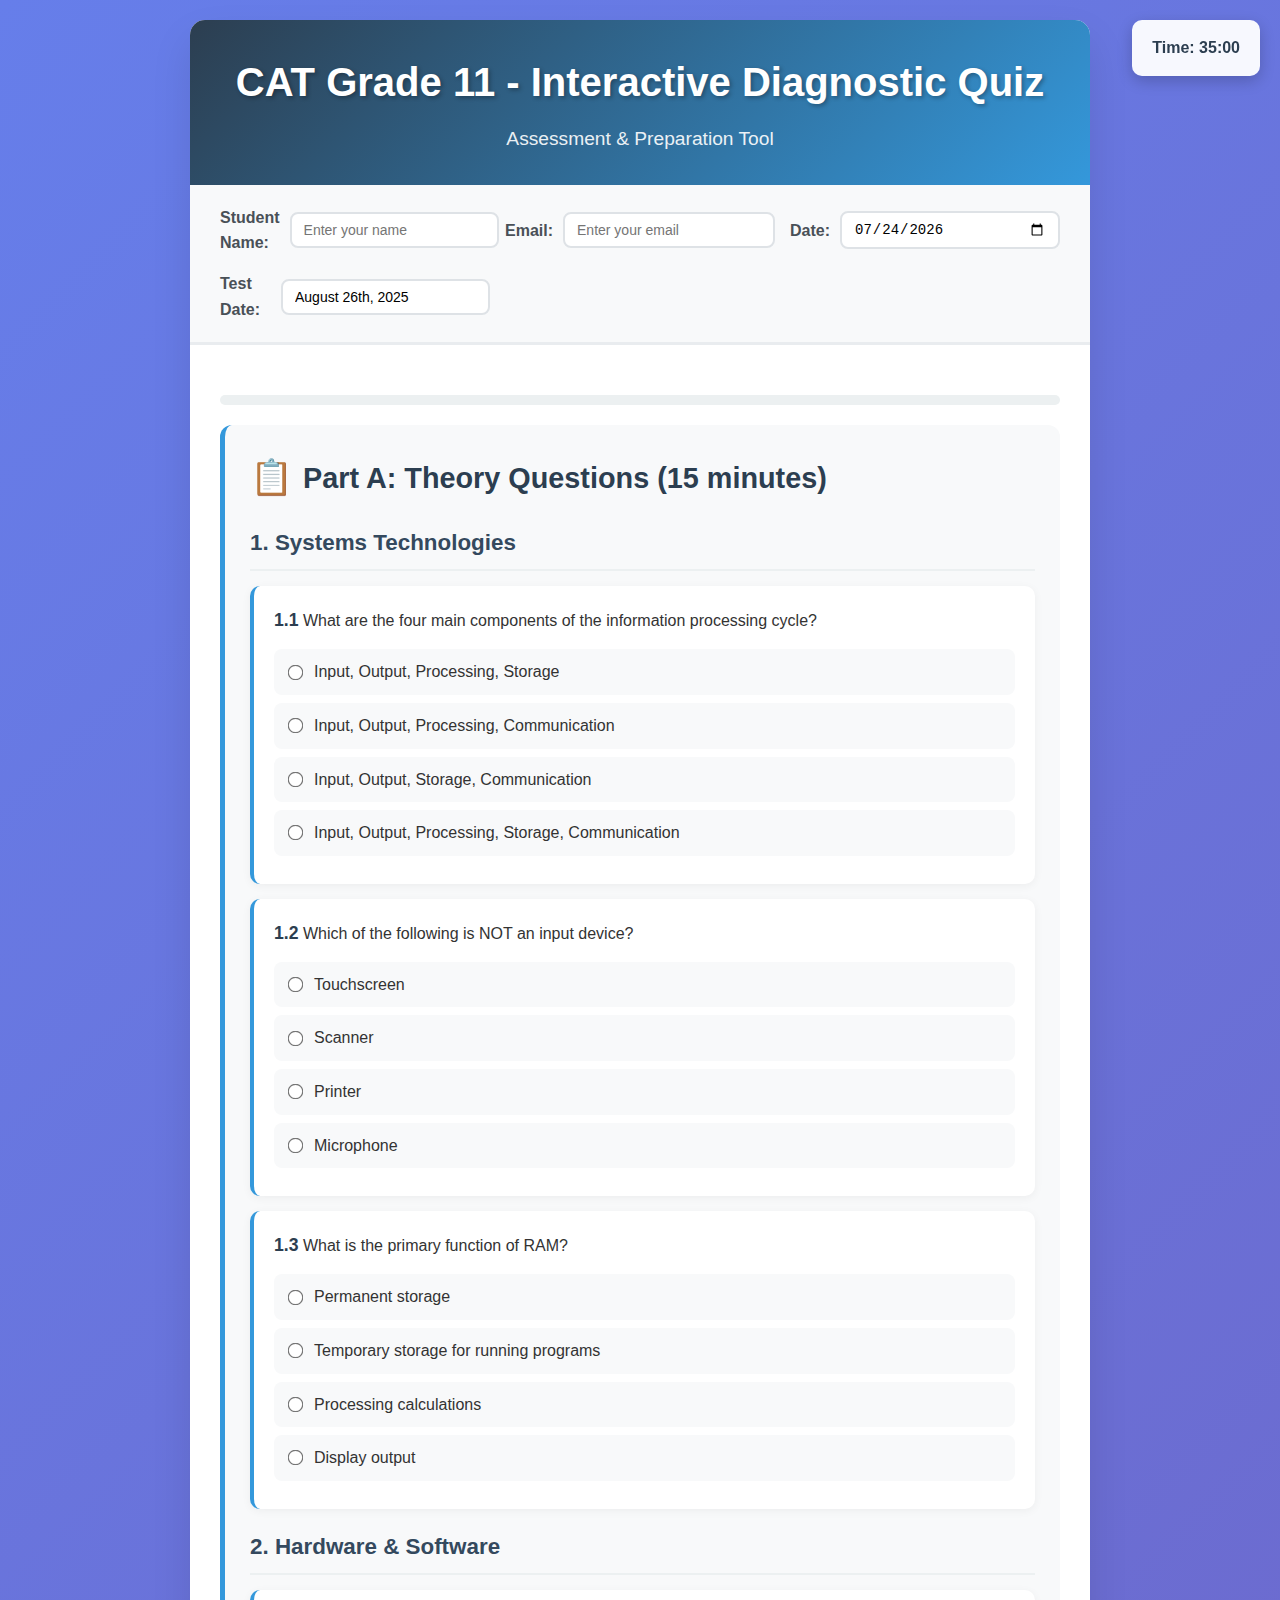
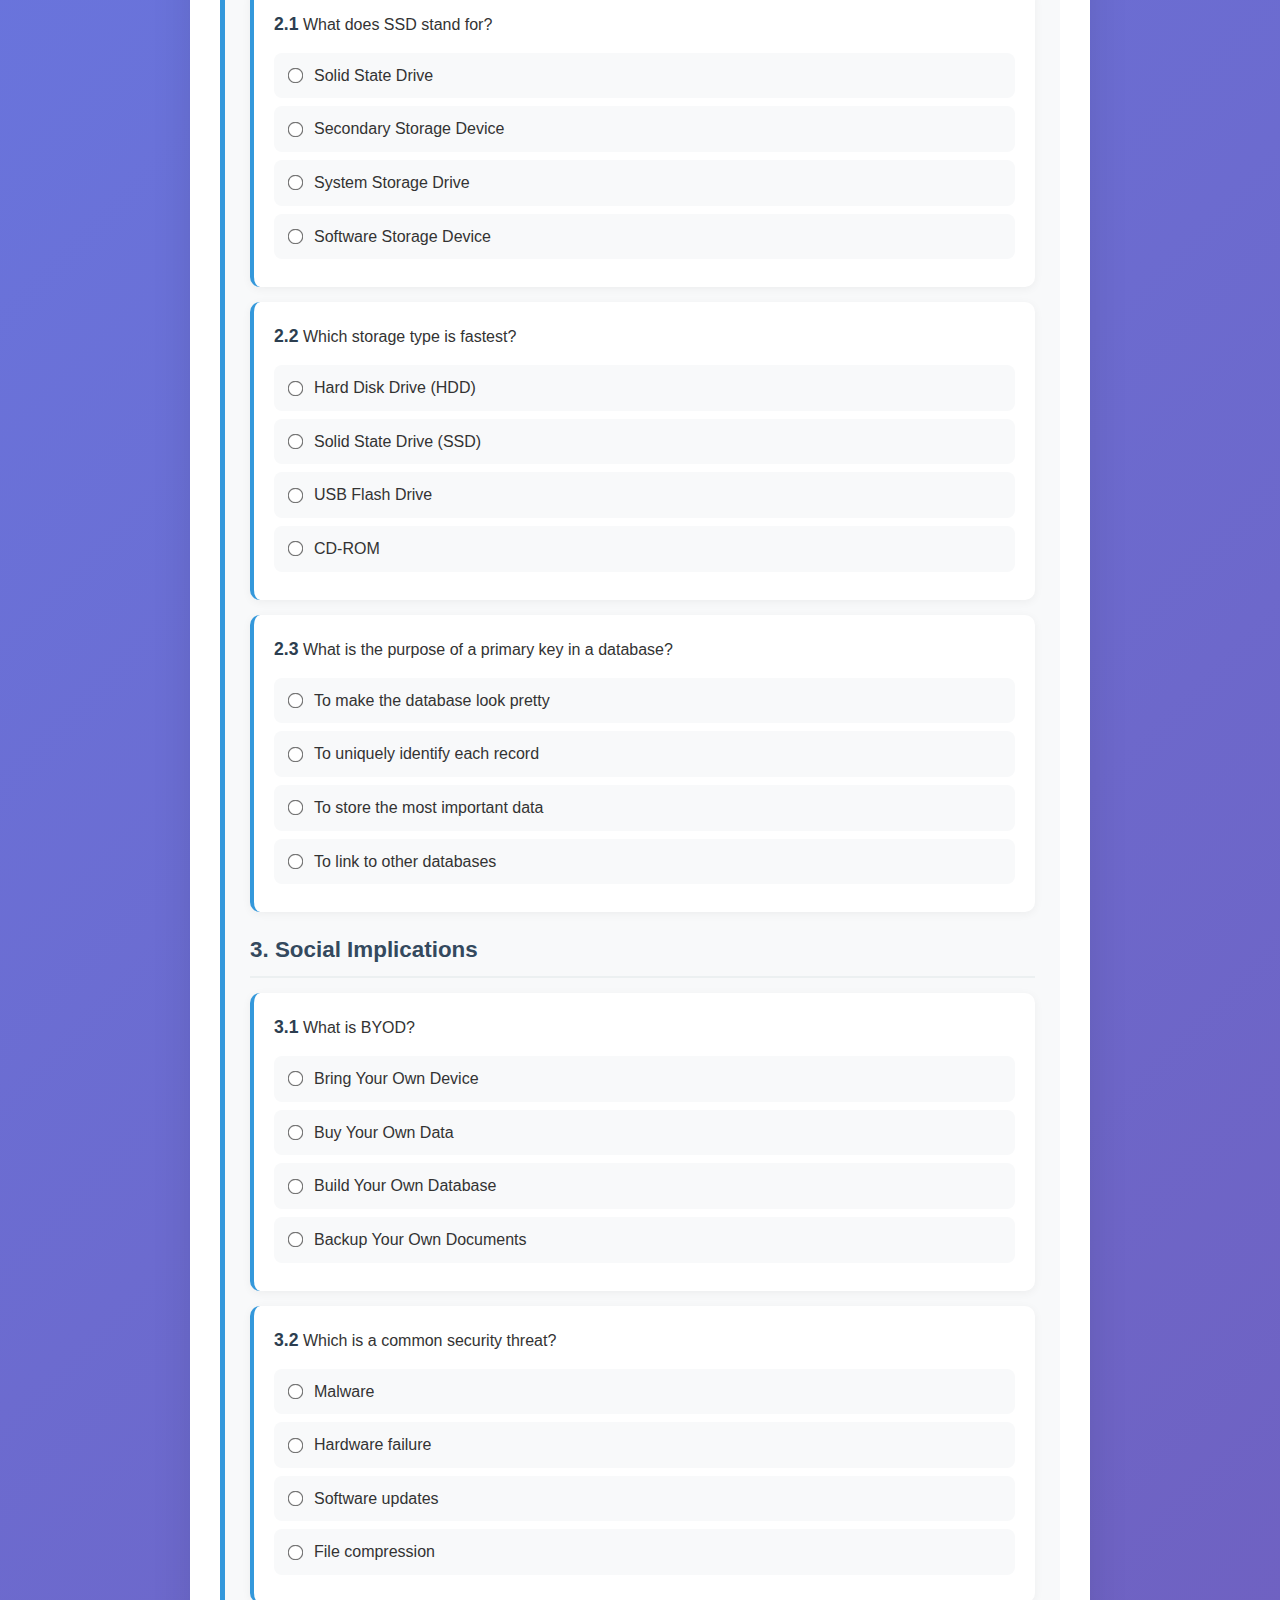
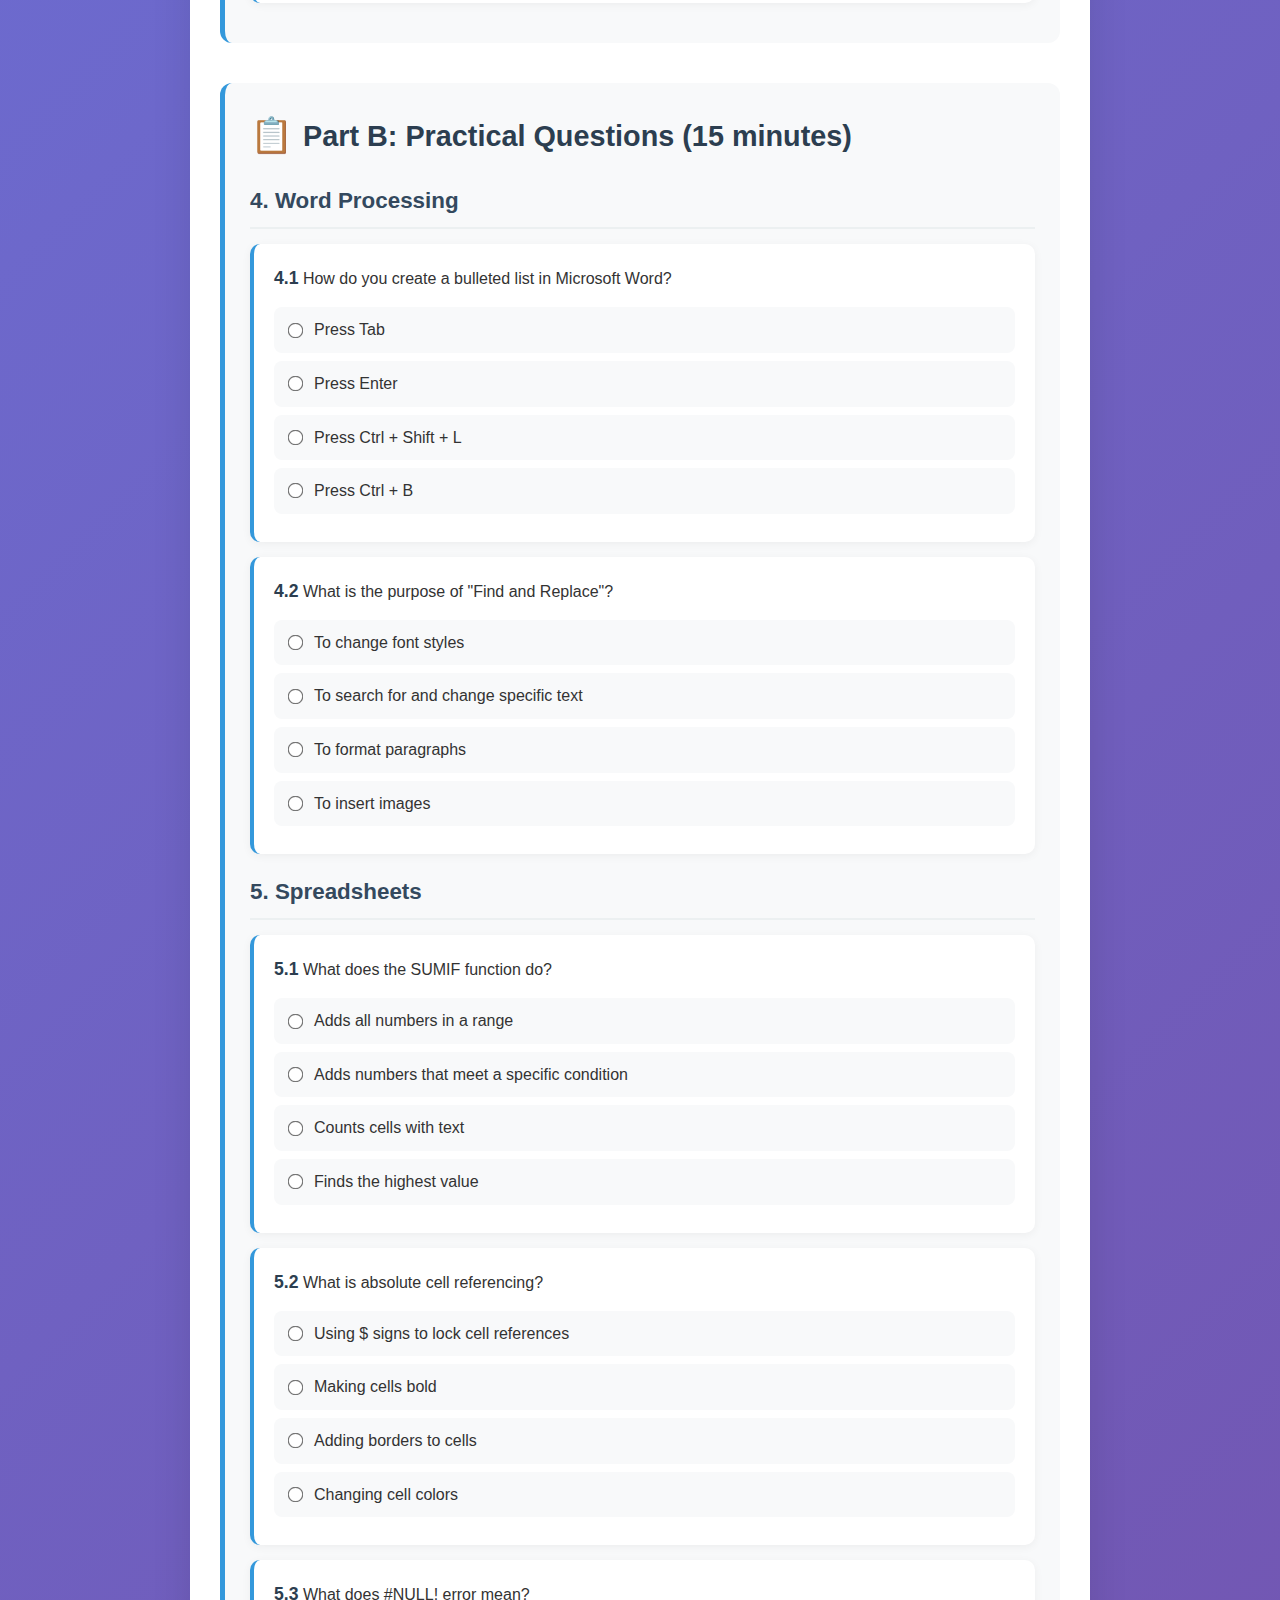
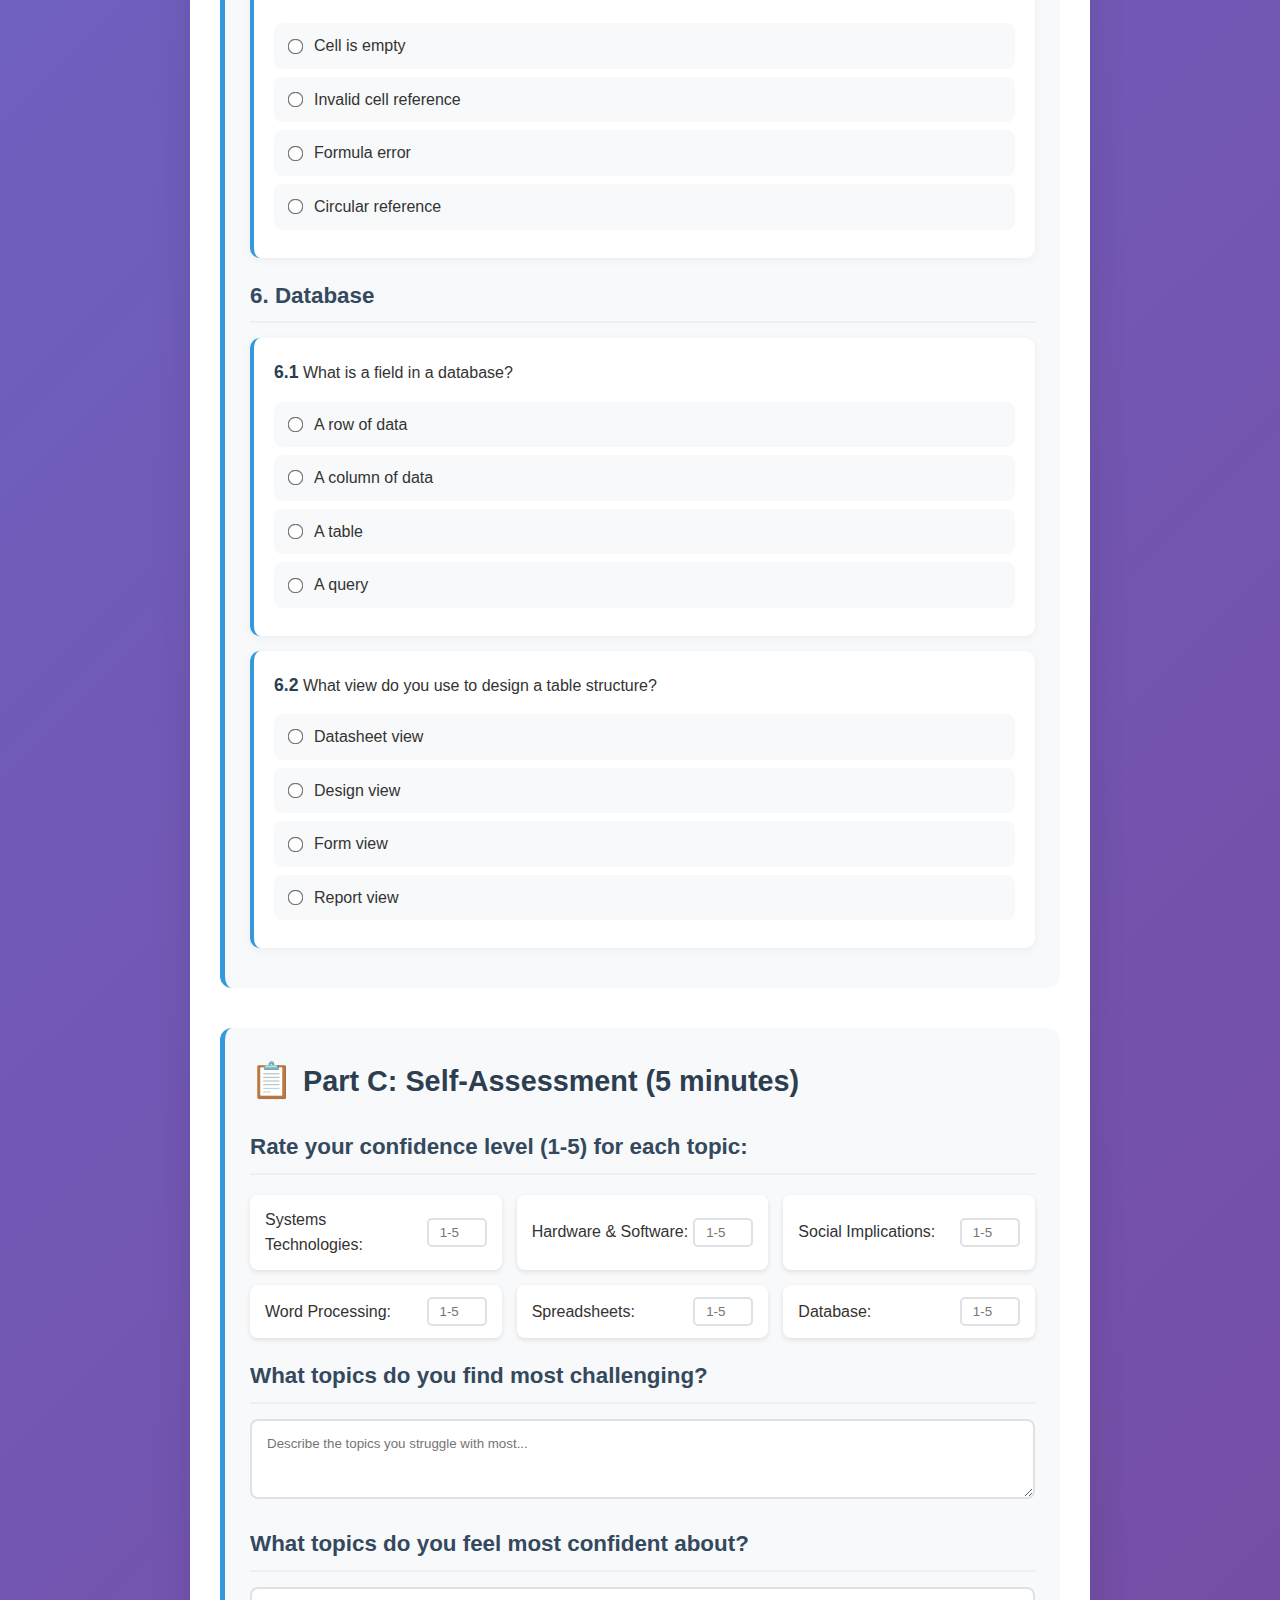
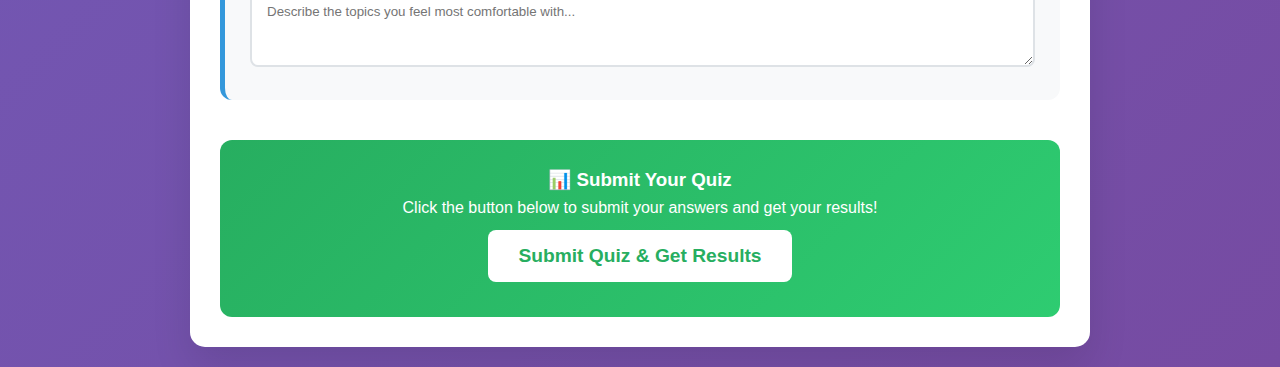
<file: CAT_Grade11_Interactive_Quiz.html>
<!DOCTYPE html>
<html lang="en">
<head>
    <meta charset="UTF-8">
    <meta name="viewport" content="width=device-width, initial-scale=1.0">
    <title>CAT Grade 11 - Interactive Diagnostic Quiz</title>
    <style>
        * {
            margin: 0;
            padding: 0;
            box-sizing: border-box;
        }

        body {
            font-family: 'Segoe UI', Tahoma, Geneva, Verdana, sans-serif;
            line-height: 1.6;
            color: #333;
            background: linear-gradient(135deg, #667eea 0%, #764ba2 100%);
            min-height: 100vh;
            padding: 20px;
        }

        .container {
            max-width: 900px;
            margin: 0 auto;
            background: white;
            border-radius: 15px;
            box-shadow: 0 20px 40px rgba(0,0,0,0.1);
            overflow: hidden;
        }

        .header {
            background: linear-gradient(135deg, #2c3e50 0%, #3498db 100%);
            color: white;
            padding: 30px;
            text-align: center;
        }

        .header h1 {
            font-size: 2.5em;
            margin-bottom: 10px;
            text-shadow: 2px 2px 4px rgba(0,0,0,0.3);
        }

        .header .subtitle {
            font-size: 1.2em;
            opacity: 0.9;
        }

        .student-info {
            background: #f8f9fa;
            padding: 20px 30px;
            border-bottom: 3px solid #e9ecef;
        }

        .info-grid {
            display: grid;
            grid-template-columns: repeat(auto-fit, minmax(200px, 1fr));
            gap: 15px;
        }

        .info-item {
            display: flex;
            align-items: center;
        }

        .info-item label {
            font-weight: bold;
            margin-right: 10px;
            color: #495057;
        }

        .info-item input {
            flex: 1;
            padding: 8px 12px;
            border: 2px solid #dee2e6;
            border-radius: 8px;
            font-size: 14px;
        }

        .content {
            padding: 30px;
        }

        .section {
            margin-bottom: 40px;
            background: #f8f9fa;
            border-radius: 12px;
            padding: 25px;
            border-left: 5px solid #3498db;
        }

        .section h2 {
            color: #2c3e50;
            font-size: 1.8em;
            margin-bottom: 20px;
            display: flex;
            align-items: center;
        }

        .section h2::before {
            content: "📋";
            margin-right: 10px;
            font-size: 1.2em;
        }

        .section h3 {
            color: #34495e;
            font-size: 1.4em;
            margin: 20px 0 15px 0;
            padding-bottom: 8px;
            border-bottom: 2px solid #ecf0f1;
        }

        .question {
            background: white;
            padding: 20px;
            margin: 15px 0;
            border-radius: 10px;
            box-shadow: 0 2px 10px rgba(0,0,0,0.05);
            border-left: 4px solid #3498db;
        }

        .question strong {
            color: #2c3e50;
            font-size: 1.1em;
        }

        .options {
            margin-top: 15px;
        }

        .option {
            display: flex;
            align-items: center;
            padding: 10px 15px;
            margin: 8px 0;
            background: #f8f9fa;
            border-radius: 8px;
            cursor: pointer;
            transition: all 0.3s ease;
        }

        .option:hover {
            background: #e3f2fd;
            transform: translateX(5px);
        }

        .option input[type="radio"] {
            margin-right: 12px;
            transform: scale(1.2);
        }

        .confidence-grid {
            display: grid;
            grid-template-columns: repeat(auto-fit, minmax(200px, 1fr));
            gap: 15px;
            margin: 20px 0;
        }

        .confidence-item {
            display: flex;
            justify-content: space-between;
            align-items: center;
            padding: 12px 15px;
            background: white;
            border-radius: 8px;
            box-shadow: 0 2px 5px rgba(0,0,0,0.1);
        }

        .confidence-item input {
            width: 60px;
            padding: 5px;
            border: 2px solid #dee2e6;
            border-radius: 5px;
            text-align: center;
        }

        .text-area {
            width: 100%;
            padding: 15px;
            border: 2px solid #dee2e6;
            border-radius: 8px;
            font-family: inherit;
            resize: vertical;
            min-height: 80px;
        }

        .submit-section {
            background: linear-gradient(135deg, #27ae60 0%, #2ecc71 100%);
            color: white;
            padding: 25px;
            border-radius: 12px;
            text-align: center;
            margin-top: 30px;
        }

        .submit-btn {
            background: white;
            color: #27ae60;
            border: none;
            padding: 15px 30px;
            border-radius: 8px;
            font-size: 1.2em;
            font-weight: bold;
            cursor: pointer;
            transition: all 0.3s ease;
            margin: 10px;
        }

        .submit-btn:hover {
            transform: translateY(-2px);
            box-shadow: 0 5px 15px rgba(0,0,0,0.2);
        }

        .results {
            display: none;
            background: linear-gradient(135deg, #9b59b6 0%, #8e44ad 100%);
            color: white;
            padding: 25px;
            border-radius: 12px;
            margin-top: 30px;
        }

        .score-display {
            font-size: 2em;
            font-weight: bold;
            text-align: center;
            margin: 20px 0;
        }

        .feedback {
            background: rgba(255,255,255,0.1);
            padding: 15px;
            border-radius: 8px;
            margin: 15px 0;
        }

        .timer {
            position: fixed;
            top: 20px;
            right: 20px;
            background: rgba(255,255,255,0.95);
            padding: 15px 20px;
            border-radius: 10px;
            box-shadow: 0 5px 15px rgba(0,0,0,0.2);
            font-weight: bold;
            color: #2c3e50;
        }

        .progress-bar {
            width: 100%;
            height: 10px;
            background: #ecf0f1;
            border-radius: 5px;
            margin: 20px 0;
            overflow: hidden;
        }

        .progress-fill {
            height: 100%;
            background: linear-gradient(90deg, #3498db, #2ecc71);
            width: 0%;
            transition: width 0.3s ease;
        }

        @media (max-width: 768px) {
            .container {
                margin: 10px;
                border-radius: 10px;
            }
            
            .header h1 {
                font-size: 2em;
            }
            
            .content {
                padding: 20px;
            }
            
            .timer {
                position: static;
                margin-bottom: 20px;
                text-align: center;
            }
        }

        .hidden {
            display: none;
        }
    </style>
</head>
<body>
    <div class="timer" id="timer">Time: 35:00</div>
    
    <div class="container">
        <div class="header">
            <h1>CAT Grade 11 - Interactive Diagnostic Quiz</h1>
            <div class="subtitle">Assessment & Preparation Tool</div>
        </div>

        <div class="student-info">
            <div class="info-grid">
                <div class="info-item">
                    <label>Student Name:</label>
                    <input type="text" id="studentName" placeholder="Enter your name" required>
                </div>
                <div class="info-item">
                    <label>Email:</label>
                    <input type="email" id="studentEmail" placeholder="Enter your email" required>
                </div>
                <div class="info-item">
                    <label>Date:</label>
                    <input type="date" id="quizDate" required>
                </div>
                <div class="info-item">
                    <label>Test Date:</label>
                    <input type="text" value="August 26th, 2025" readonly>
                </div>
            </div>
        </div>

        <div class="content">
            <div class="progress-bar">
                <div class="progress-fill" id="progressFill"></div>
            </div>

            <div class="section">
                <h2>Part A: Theory Questions (15 minutes)</h2>
                
                <h3>1. Systems Technologies</h3>
                
                <div class="question">
                    <strong>1.1</strong> What are the four main components of the information processing cycle?
                    <div class="options">
                        <div class="option">
                            <input type="radio" name="q1.1" value="a">
                            <label>Input, Output, Processing, Storage</label>
                        </div>
                        <div class="option">
                            <input type="radio" name="q1.1" value="b">
                            <label>Input, Output, Processing, Communication</label>
                        </div>
                        <div class="option">
                            <input type="radio" name="q1.1" value="c">
                            <label>Input, Output, Storage, Communication</label>
                        </div>
                        <div class="option">
                            <input type="radio" name="q1.1" value="d">
                            <label>Input, Output, Processing, Storage, Communication</label>
                        </div>
                    </div>
                </div>

                <div class="question">
                    <strong>1.2</strong> Which of the following is NOT an input device?
                    <div class="options">
                        <div class="option">
                            <input type="radio" name="q1.2" value="a">
                            <label>Touchscreen</label>
                        </div>
                        <div class="option">
                            <input type="radio" name="q1.2" value="b">
                            <label>Scanner</label>
                        </div>
                        <div class="option">
                            <input type="radio" name="q1.2" value="c">
                            <label>Printer</label>
                        </div>
                        <div class="option">
                            <input type="radio" name="q1.2" value="d">
                            <label>Microphone</label>
                        </div>
                    </div>
                </div>

                <div class="question">
                    <strong>1.3</strong> What is the primary function of RAM?
                    <div class="options">
                        <div class="option">
                            <input type="radio" name="q1.3" value="a">
                            <label>Permanent storage</label>
                        </div>
                        <div class="option">
                            <input type="radio" name="q1.3" value="b">
                            <label>Temporary storage for running programs</label>
                        </div>
                        <div class="option">
                            <input type="radio" name="q1.3" value="c">
                            <label>Processing calculations</label>
                        </div>
                        <div class="option">
                            <input type="radio" name="q1.3" value="d">
                            <label>Display output</label>
                        </div>
                    </div>
                </div>

                <h3>2. Hardware & Software</h3>
                
                <div class="question">
                    <strong>2.1</strong> What does SSD stand for?
                    <div class="options">
                        <div class="option">
                            <input type="radio" name="q2.1" value="a">
                            <label>Solid State Drive</label>
                        </div>
                        <div class="option">
                            <input type="radio" name="q2.1" value="b">
                            <label>Secondary Storage Device</label>
                        </div>
                        <div class="option">
                            <input type="radio" name="q2.1" value="c">
                            <label>System Storage Drive</label>
                        </div>
                        <div class="option">
                            <input type="radio" name="q2.1" value="d">
                            <label>Software Storage Device</label>
                        </div>
                    </div>
                </div>

                <div class="question">
                    <strong>2.2</strong> Which storage type is fastest?
                    <div class="options">
                        <div class="option">
                            <input type="radio" name="q2.2" value="a">
                            <label>Hard Disk Drive (HDD)</label>
                        </div>
                        <div class="option">
                            <input type="radio" name="q2.2" value="b">
                            <label>Solid State Drive (SSD)</label>
                        </div>
                        <div class="option">
                            <input type="radio" name="q2.2" value="c">
                            <label>USB Flash Drive</label>
                        </div>
                        <div class="option">
                            <input type="radio" name="q2.2" value="d">
                            <label>CD-ROM</label>
                        </div>
                    </div>
                </div>

                <div class="question">
                    <strong>2.3</strong> What is the purpose of a primary key in a database?
                    <div class="options">
                        <div class="option">
                            <input type="radio" name="q2.3" value="a">
                            <label>To make the database look pretty</label>
                        </div>
                        <div class="option">
                            <input type="radio" name="q2.3" value="b">
                            <label>To uniquely identify each record</label>
                        </div>
                        <div class="option">
                            <input type="radio" name="q2.3" value="c">
                            <label>To store the most important data</label>
                        </div>
                        <div class="option">
                            <input type="radio" name="q2.3" value="d">
                            <label>To link to other databases</label>
                        </div>
                    </div>
                </div>

                <h3>3. Social Implications</h3>
                
                <div class="question">
                    <strong>3.1</strong> What is BYOD?
                    <div class="options">
                        <div class="option">
                            <input type="radio" name="q3.1" value="a">
                            <label>Bring Your Own Device</label>
                        </div>
                        <div class="option">
                            <input type="radio" name="q3.1" value="b">
                            <label>Buy Your Own Data</label>
                        </div>
                        <div class="option">
                            <input type="radio" name="q3.1" value="c">
                            <label>Build Your Own Database</label>
                        </div>
                        <div class="option">
                            <input type="radio" name="q3.1" value="d">
                            <label>Backup Your Own Documents</label>
                        </div>
                    </div>
                </div>

                <div class="question">
                    <strong>3.2</strong> Which is a common security threat?
                    <div class="options">
                        <div class="option">
                            <input type="radio" name="q3.2" value="a">
                            <label>Malware</label>
                        </div>
                        <div class="option">
                            <input type="radio" name="q3.2" value="b">
                            <label>Hardware failure</label>
                        </div>
                        <div class="option">
                            <input type="radio" name="q3.2" value="c">
                            <label>Software updates</label>
                        </div>
                        <div class="option">
                            <input type="radio" name="q3.2" value="d">
                            <label>File compression</label>
                        </div>
                    </div>
                </div>
            </div>

            <div class="section">
                <h2>Part B: Practical Questions (15 minutes)</h2>
                
                <h3>4. Word Processing</h3>
                
                <div class="question">
                    <strong>4.1</strong> How do you create a bulleted list in Microsoft Word?
                    <div class="options">
                        <div class="option">
                            <input type="radio" name="q4.1" value="a">
                            <label>Press Tab</label>
                        </div>
                        <div class="option">
                            <input type="radio" name="q4.1" value="b">
                            <label>Press Enter</label>
                        </div>
                        <div class="option">
                            <input type="radio" name="q4.1" value="c">
                            <label>Press Ctrl + Shift + L</label>
                        </div>
                        <div class="option">
                            <input type="radio" name="q4.1" value="d">
                            <label>Press Ctrl + B</label>
                        </div>
                    </div>
                </div>

                <div class="question">
                    <strong>4.2</strong> What is the purpose of "Find and Replace"?
                    <div class="options">
                        <div class="option">
                            <input type="radio" name="q4.2" value="a">
                            <label>To change font styles</label>
                        </div>
                        <div class="option">
                            <input type="radio" name="q4.2" value="b">
                            <label>To search for and change specific text</label>
                        </div>
                        <div class="option">
                            <input type="radio" name="q4.2" value="c">
                            <label>To format paragraphs</label>
                        </div>
                        <div class="option">
                            <input type="radio" name="q4.2" value="d">
                            <label>To insert images</label>
                        </div>
                    </div>
                </div>

                <h3>5. Spreadsheets</h3>
                
                <div class="question">
                    <strong>5.1</strong> What does the SUMIF function do?
                    <div class="options">
                        <div class="option">
                            <input type="radio" name="q5.1" value="a">
                            <label>Adds all numbers in a range</label>
                        </div>
                        <div class="option">
                            <input type="radio" name="q5.1" value="b">
                            <label>Adds numbers that meet a specific condition</label>
                        </div>
                        <div class="option">
                            <input type="radio" name="q5.1" value="c">
                            <label>Counts cells with text</label>
                        </div>
                        <div class="option">
                            <input type="radio" name="q5.1" value="d">
                            <label>Finds the highest value</label>
                        </div>
                    </div>
                </div>

                <div class="question">
                    <strong>5.2</strong> What is absolute cell referencing?
                    <div class="options">
                        <div class="option">
                            <input type="radio" name="q5.2" value="a">
                            <label>Using $ signs to lock cell references</label>
                        </div>
                        <div class="option">
                            <input type="radio" name="q5.2" value="b">
                            <label>Making cells bold</label>
                        </div>
                        <div class="option">
                            <input type="radio" name="q5.2" value="c">
                            <label>Adding borders to cells</label>
                        </div>
                        <div class="option">
                            <input type="radio" name="q5.2" value="d">
                            <label>Changing cell colors</label>
                        </div>
                    </div>
                </div>

                <div class="question">
                    <strong>5.3</strong> What does #NULL! error mean?
                    <div class="options">
                        <div class="option">
                            <input type="radio" name="q5.3" value="a">
                            <label>Cell is empty</label>
                        </div>
                        <div class="option">
                            <input type="radio" name="q5.3" value="b">
                            <label>Invalid cell reference</label>
                        </div>
                        <div class="option">
                            <input type="radio" name="q5.3" value="c">
                            <label>Formula error</label>
                        </div>
                        <div class="option">
                            <input type="radio" name="q5.3" value="d">
                            <label>Circular reference</label>
                        </div>
                    </div>
                </div>

                <h3>6. Database</h3>
                
                <div class="question">
                    <strong>6.1</strong> What is a field in a database?
                    <div class="options">
                        <div class="option">
                            <input type="radio" name="q6.1" value="a">
                            <label>A row of data</label>
                        </div>
                        <div class="option">
                            <input type="radio" name="q6.1" value="b">
                            <label>A column of data</label>
                        </div>
                        <div class="option">
                            <input type="radio" name="q6.1" value="c">
                            <label>A table</label>
                        </div>
                        <div class="option">
                            <input type="radio" name="q6.1" value="d">
                            <label>A query</label>
                        </div>
                    </div>
                </div>

                <div class="question">
                    <strong>6.2</strong> What view do you use to design a table structure?
                    <div class="options">
                        <div class="option">
                            <input type="radio" name="q6.2" value="a">
                            <label>Datasheet view</label>
                        </div>
                        <div class="option">
                            <input type="radio" name="q6.2" value="b">
                            <label>Design view</label>
                        </div>
                        <div class="option">
                            <input type="radio" name="q6.2" value="c">
                            <label>Form view</label>
                        </div>
                        <div class="option">
                            <input type="radio" name="q6.2" value="d">
                            <label>Report view</label>
                        </div>
                    </div>
                </div>
            </div>

            <div class="section">
                <h2>Part C: Self-Assessment (5 minutes)</h2>
                
                <h3>Rate your confidence level (1-5) for each topic:</h3>
                <div class="confidence-grid">
                    <div class="confidence-item">
                        <span>Systems Technologies:</span>
                        <input type="number" id="conf1" min="1" max="5" placeholder="1-5">
                    </div>
                    <div class="confidence-item">
                        <span>Hardware & Software:</span>
                        <input type="number" id="conf2" min="1" max="5" placeholder="1-5">
                    </div>
                    <div class="confidence-item">
                        <span>Social Implications:</span>
                        <input type="number" id="conf3" min="1" max="5" placeholder="1-5">
                    </div>
                    <div class="confidence-item">
                        <span>Word Processing:</span>
                        <input type="number" id="conf4" min="1" max="5" placeholder="1-5">
                    </div>
                    <div class="confidence-item">
                        <span>Spreadsheets:</span>
                        <input type="number" id="conf5" min="1" max="5" placeholder="1-5">
                    </div>
                    <div class="confidence-item">
                        <span>Database:</span>
                        <input type="number" id="conf6" min="1" max="5" placeholder="1-5">
                    </div>
                </div>

                <h3>What topics do you find most challenging?</h3>
                <textarea class="text-area" id="challenges" placeholder="Describe the topics you struggle with most..."></textarea>

                <h3>What topics do you feel most confident about?</h3>
                <textarea class="text-area" id="strengths" placeholder="Describe the topics you feel most comfortable with..."></textarea>
            </div>

            <div class="submit-section">
                <h3>📊 Submit Your Quiz</h3>
                <p>Click the button below to submit your answers and get your results!</p>
                <button class="submit-btn" onclick="submitQuiz()">Submit Quiz & Get Results</button>
            </div>

            <div class="results" id="results">
                <h3>🎉 Quiz Results</h3>
                <div class="score-display" id="scoreDisplay"></div>
                <div class="feedback" id="feedback"></div>
                <div id="detailedResults"></div>
                <button class="submit-btn" onclick="window.print()">Print Results</button>
            </div>
        </div>
    </div>

    <script>
        // Correct answers
        const correctAnswers = {
            'q1.1': 'd',
            'q1.2': 'c',
            'q1.3': 'b',
            'q2.1': 'a',
            'q2.2': 'b',
            'q2.3': 'b',
            'q3.1': 'a',
            'q3.2': 'a',
            'q4.1': 'c',
            'q4.2': 'b',
            'q5.1': 'b',
            'q5.2': 'a',
            'q5.3': 'b',
            'q6.1': 'b',
            'q6.2': 'b'
        };

        // Timer functionality
        let timeLeft = 35 * 60; // 35 minutes in seconds
        let timerInterval;
        
        function updateTimer() {
            const minutes = Math.floor(timeLeft / 60);
            const seconds = timeLeft % 60;
            document.getElementById('timer').textContent = 
                `Time: ${minutes.toString().padStart(2, '0')}:${seconds.toString().padStart(2, '0')}`;
            
            if (timeLeft <= 0) {
                alert('Time is up! Please submit your quiz.');
                clearInterval(timerInterval);
                return;
            }
            
            timeLeft--;
        }
        
        timerInterval = setInterval(updateTimer, 1000);

        // Progress bar
        function updateProgress() {
            const totalQuestions = Object.keys(correctAnswers).length;
            let answered = 0;
            
            Object.keys(correctAnswers).forEach(question => {
                const selected = document.querySelector(`input[name="${question}"]:checked`);
                if (selected) answered++;
            });
            
            const progress = (answered / totalQuestions) * 100;
            document.getElementById('progressFill').style.width = progress + '%';
        }

        // Update progress when answers are selected
        document.querySelectorAll('input[type="radio"]').forEach(radio => {
            radio.addEventListener('change', updateProgress);
        });

        // Submit quiz function
        function submitQuiz() {
            const studentName = document.getElementById('studentName').value;
            const studentEmail = document.getElementById('studentEmail').value;
            const quizDate = document.getElementById('quizDate').value;

            if (!studentName || !studentEmail || !quizDate) {
                alert('Please fill in all required fields (Name, Email, and Date)');
                return;
            }

            // Calculate score
            let correct = 0;
            const total = Object.keys(correctAnswers).length;
            const answers = {};

            Object.keys(correctAnswers).forEach(question => {
                const selected = document.querySelector(`input[name="${question}"]:checked`);
                const answer = selected ? selected.value : null;
                answers[question] = answer;
                
                if (answer === correctAnswers[question]) {
                    correct++;
                }
            });

            const score = Math.round((correct / total) * 100);
            const percentage = correct + '/' + total;

            // Get confidence ratings
            const confidence = {
                'Systems Technologies': document.getElementById('conf1').value || 0,
                'Hardware & Software': document.getElementById('conf2').value || 0,
                'Social Implications': document.getElementById('conf3').value || 0,
                'Word Processing': document.getElementById('conf4').value || 0,
                'Spreadsheets': document.getElementById('conf5').value || 0,
                'Database': document.getElementById('conf6').value || 0
            };

            const challenges = document.getElementById('challenges').value;
            const strengths = document.getElementById('strengths').value;

            // Display results
            document.getElementById('scoreDisplay').textContent = `Score: ${percentage} (${score}%)`;
            
            let feedback = '';
            if (score >= 80) {
                feedback = 'Excellent! You have a strong understanding of the material.';
            } else if (score >= 60) {
                feedback = 'Good work! You have a solid foundation but could benefit from some review.';
            } else if (score >= 40) {
                feedback = 'You have some understanding but need more practice and review.';
            } else {
                feedback = 'You need significant review and practice. Focus on the basics first.';
            }

            document.getElementById('feedback').textContent = feedback;

            // Detailed results
            let detailedHTML = '<h4>Detailed Results:</h4>';
            Object.keys(correctAnswers).forEach(question => {
                const userAnswer = answers[question];
                const correctAnswer = correctAnswers[question];
                const isCorrect = userAnswer === correctAnswer;
                const status = isCorrect ? '✅' : '❌';
                detailedHTML += `<p>${question}: ${status} ${userAnswer || 'Not answered'}</p>`;
            });

            document.getElementById('detailedResults').innerHTML = detailedHTML;

            // Show results
            document.getElementById('results').style.display = 'block';

            // Prepare data for submission
            const quizData = {
                studentName: studentName,
                studentEmail: studentEmail,
                quizDate: quizDate,
                submissionTime: new Date().toISOString(),
                score: score,
                percentage: percentage,
                answers: answers,
                confidence: confidence,
                challenges: challenges,
                strengths: strengths,
                timeSpent: (35 * 60) - timeLeft
            };

            // Send data to server
            fetch('/submit_quiz', {
                method: 'POST',
                headers: {
                    'Content-Type': 'application/json',
                },
                body: JSON.stringify(quizData)
            })
            .then(response => response.json())
            .then(data => {
                if (data.success) {
                    alert('Quiz submitted successfully! Your results are displayed below.');
                } else {
                    alert('Error submitting quiz: ' + data.error);
                }
            })
            .catch(error => {
                console.error('Error:', error);
                alert('Error submitting quiz. Please try again.');
            });
        }

        // Set today's date as default
        document.getElementById('quizDate').value = new Date().toISOString().split('T')[0];
    </script>
</body>
</html>
</file>
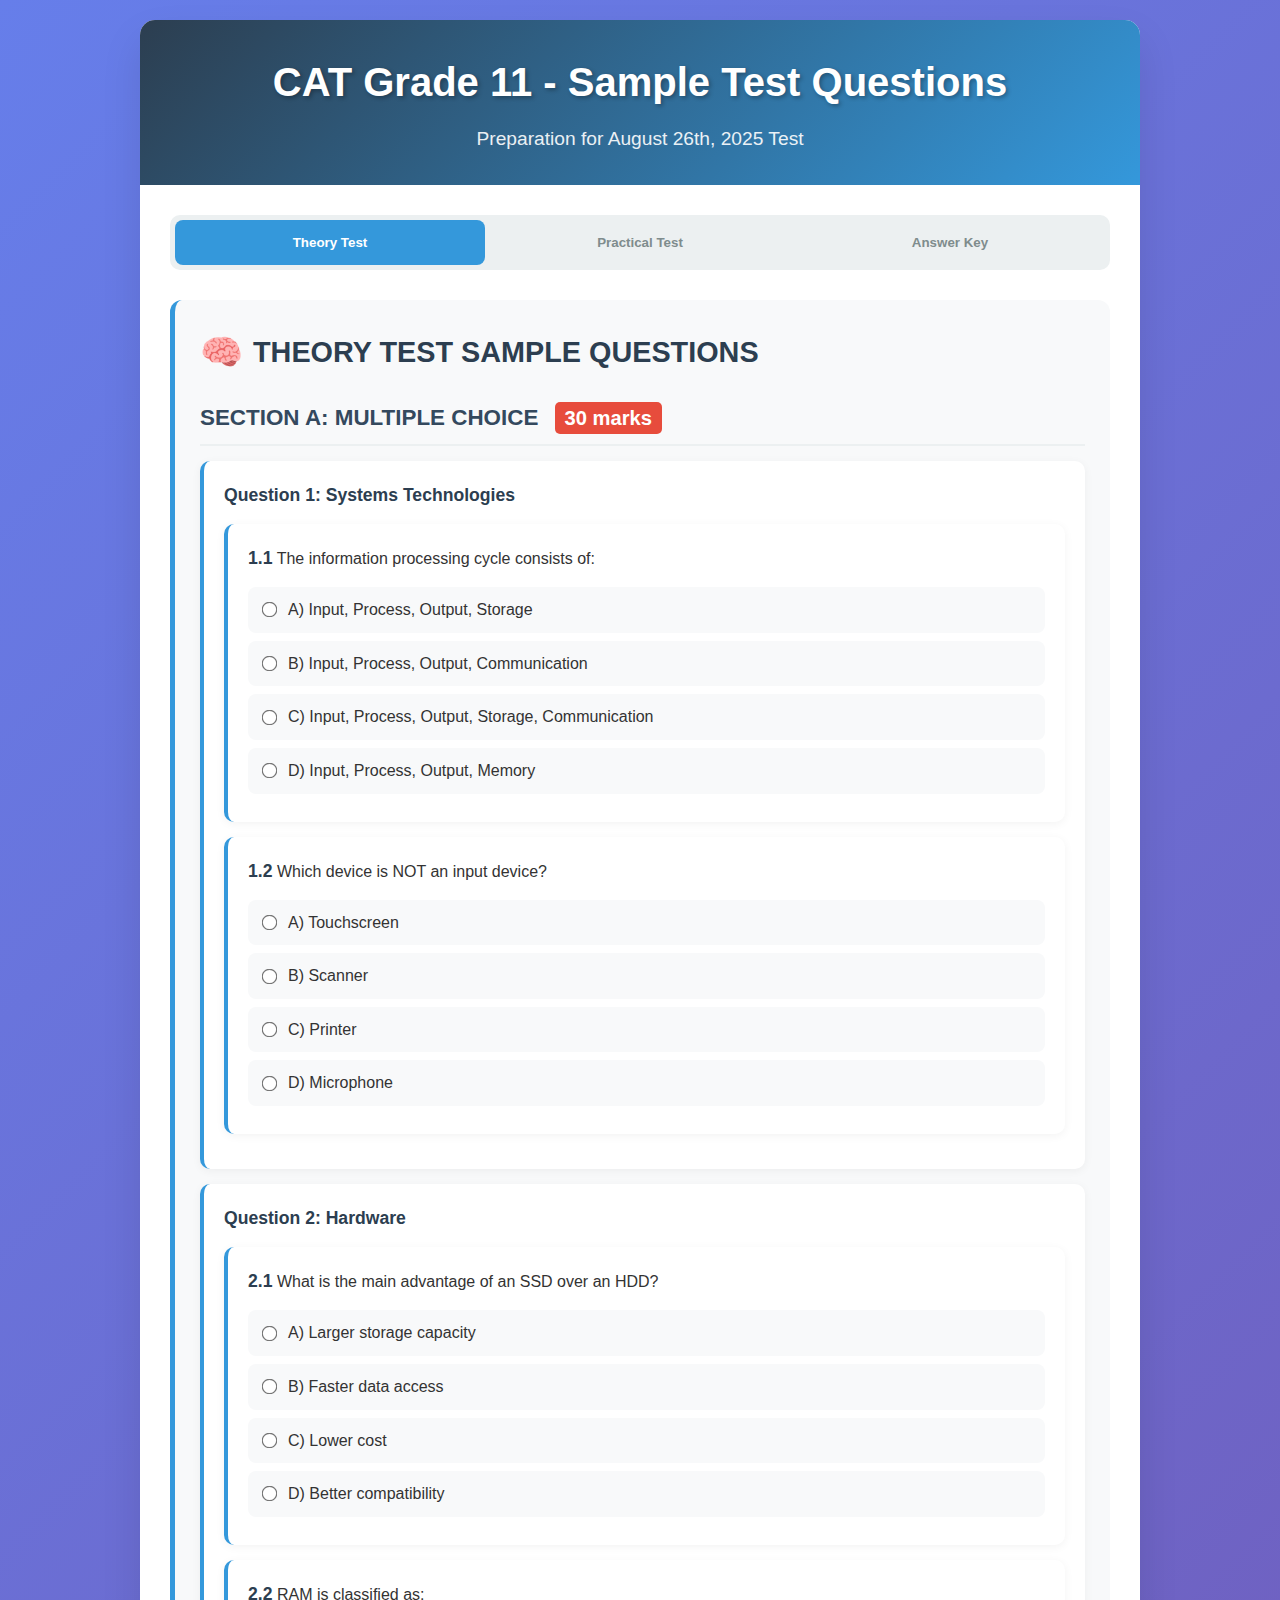
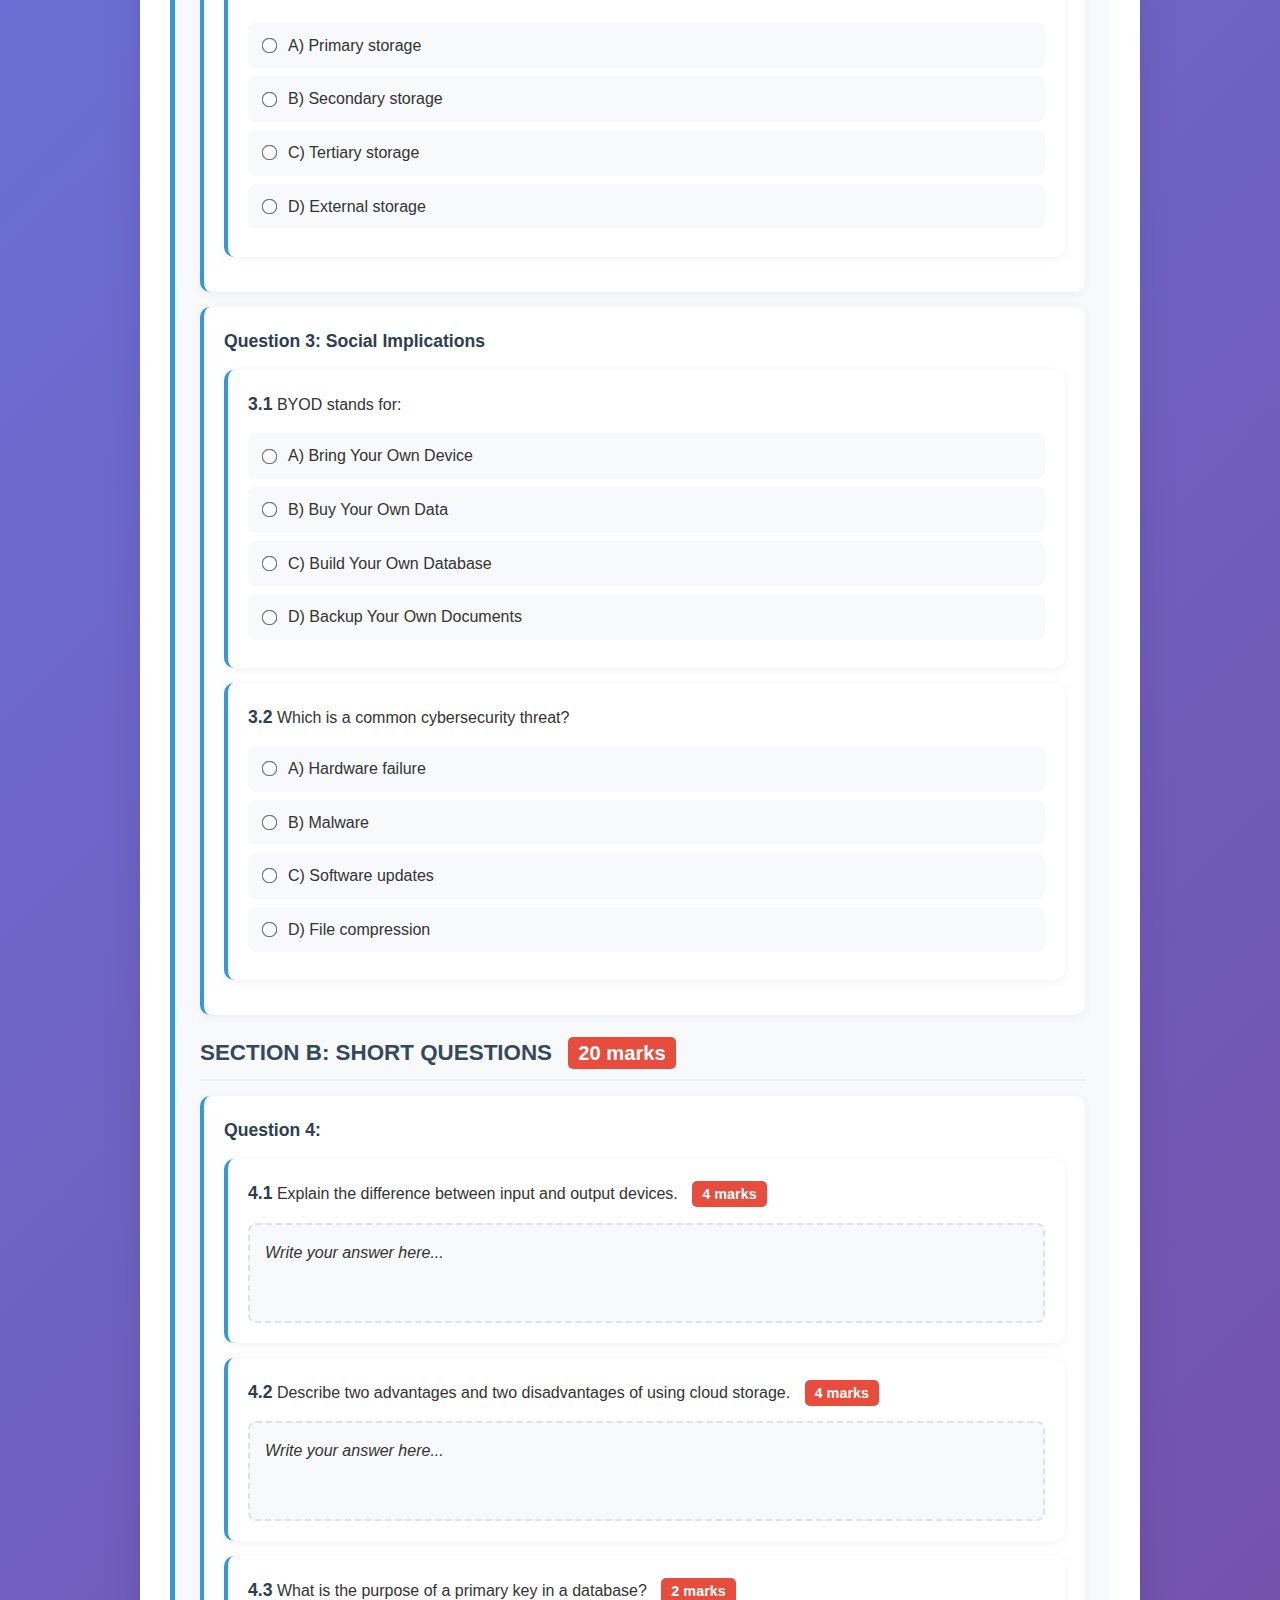
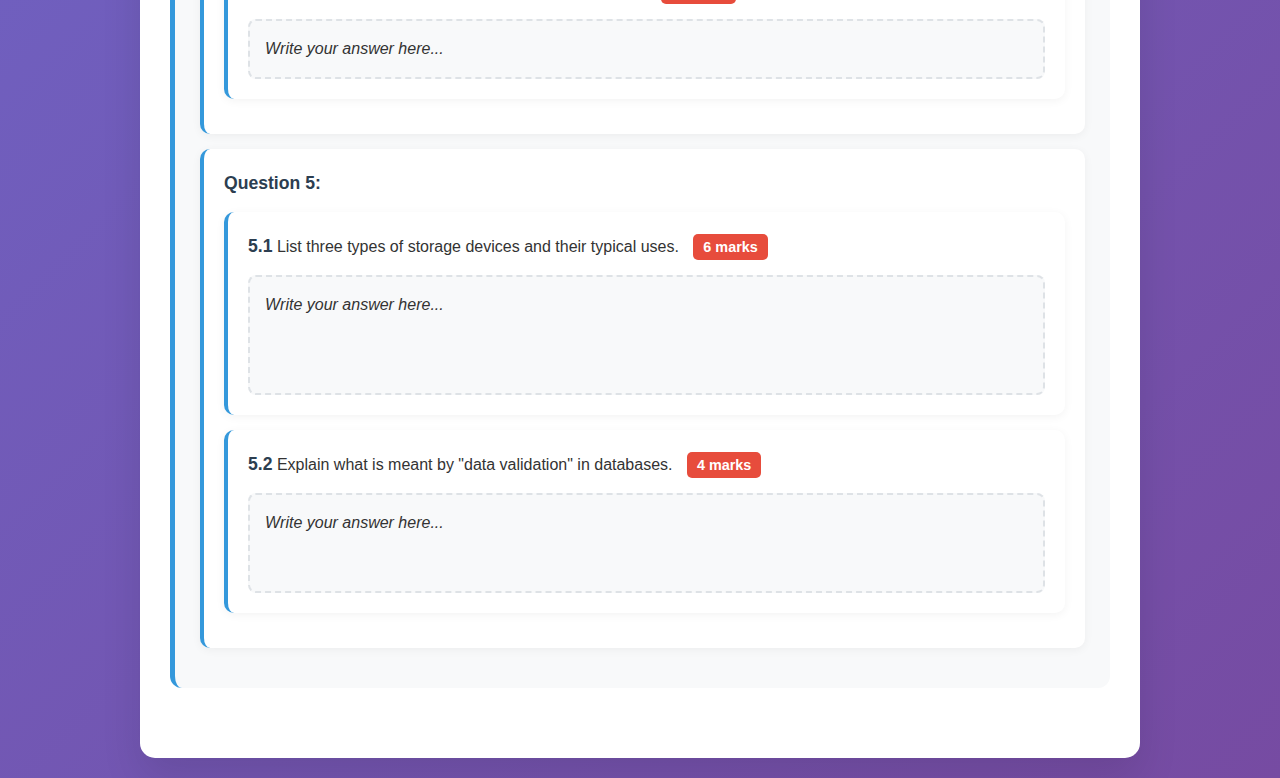
<file: CAT_Grade11_Sample_Test_Questions.html>
<!DOCTYPE html>
<html lang="en">
<head>
    <meta charset="UTF-8">
    <meta name="viewport" content="width=device-width, initial-scale=1.0">
    <title>CAT Grade 11 - Sample Test Questions</title>
    <style>
        * {
            margin: 0;
            padding: 0;
            box-sizing: border-box;
        }

        body {
            font-family: 'Segoe UI', Tahoma, Geneva, Verdana, sans-serif;
            line-height: 1.6;
            color: #333;
            background: linear-gradient(135deg, #667eea 0%, #764ba2 100%);
            min-height: 100vh;
            padding: 20px;
        }

        .container {
            max-width: 1000px;
            margin: 0 auto;
            background: white;
            border-radius: 15px;
            box-shadow: 0 20px 40px rgba(0,0,0,0.1);
            overflow: hidden;
        }

        .header {
            background: linear-gradient(135deg, #2c3e50 0%, #3498db 100%);
            color: white;
            padding: 30px;
            text-align: center;
        }

        .header h1 {
            font-size: 2.5em;
            margin-bottom: 10px;
            text-shadow: 2px 2px 4px rgba(0,0,0,0.3);
        }

        .header .subtitle {
            font-size: 1.2em;
            opacity: 0.9;
        }

        .content {
            padding: 30px;
        }

        .section {
            margin-bottom: 40px;
            background: #f8f9fa;
            border-radius: 12px;
            padding: 25px;
            border-left: 5px solid #3498db;
        }

        .section h2 {
            color: #2c3e50;
            font-size: 1.8em;
            margin-bottom: 20px;
            display: flex;
            align-items: center;
        }

        .section h2::before {
            content: "📝";
            margin-right: 10px;
            font-size: 1.2em;
        }

        .theory-section h2::before {
            content: "🧠";
        }

        .practical-section h2::before {
            content: "💻";
        }

        .section h3 {
            color: #34495e;
            font-size: 1.4em;
            margin: 20px 0 15px 0;
            padding-bottom: 8px;
            border-bottom: 2px solid #ecf0f1;
        }

        .question {
            background: white;
            padding: 20px;
            margin: 15px 0;
            border-radius: 10px;
            box-shadow: 0 2px 10px rgba(0,0,0,0.05);
            border-left: 4px solid #3498db;
        }

        .question strong {
            color: #2c3e50;
            font-size: 1.1em;
        }

        .options {
            margin-top: 15px;
        }

        .option {
            display: flex;
            align-items: center;
            padding: 10px 15px;
            margin: 8px 0;
            background: #f8f9fa;
            border-radius: 8px;
            cursor: pointer;
            transition: all 0.3s ease;
        }

        .option:hover {
            background: #e3f2fd;
            transform: translateX(5px);
        }

        .option input[type="radio"] {
            margin-right: 12px;
            transform: scale(1.2);
        }

        .marks {
            background: #e74c3c;
            color: white;
            padding: 5px 10px;
            border-radius: 5px;
            font-weight: bold;
            font-size: 0.9em;
            margin-left: 10px;
        }

        .data-table {
            background: #f8f9fa;
            border: 2px solid #dee2e6;
            border-radius: 8px;
            padding: 15px;
            margin: 15px 0;
            font-family: 'Courier New', monospace;
            font-size: 0.9em;
        }

        .data-table pre {
            margin: 0;
            white-space: pre-wrap;
        }

        .answer-key {
            background: linear-gradient(135deg, #27ae60 0%, #2ecc71 100%);
            color: white;
            padding: 25px;
            border-radius: 12px;
            margin-top: 30px;
        }

        .answer-key h3 {
            color: white;
            margin-bottom: 15px;
            font-size: 1.4em;
        }

        .answer-item {
            display: flex;
            justify-content: space-between;
            align-items: center;
            padding: 10px 0;
            border-bottom: 1px solid rgba(255,255,255,0.2);
        }

        .answer-item:last-child {
            border-bottom: none;
        }

        .question-number {
            font-weight: bold;
            background: rgba(255,255,255,0.2);
            padding: 5px 10px;
            border-radius: 5px;
        }

        .marking-guide {
            background: linear-gradient(135deg, #f39c12 0%, #e67e22 100%);
            color: white;
            padding: 25px;
            border-radius: 12px;
            margin-top: 30px;
        }

        .marking-guide h3 {
            color: white;
            margin-bottom: 15px;
            font-size: 1.4em;
        }

        .mark-item {
            display: flex;
            justify-content: space-between;
            align-items: center;
            padding: 10px 0;
            border-bottom: 1px solid rgba(255,255,255,0.2);
        }

        .mark-item:last-child {
            border-bottom: none;
        }

        .mark-range {
            font-weight: bold;
            background: rgba(255,255,255,0.2);
            padding: 5px 10px;
            border-radius: 5px;
        }

        .nav-tabs {
            display: flex;
            background: #ecf0f1;
            border-radius: 10px;
            padding: 5px;
            margin-bottom: 30px;
        }

        .nav-tab {
            flex: 1;
            padding: 15px 20px;
            text-align: center;
            background: transparent;
            border: none;
            border-radius: 8px;
            cursor: pointer;
            font-weight: bold;
            color: #7f8c8d;
            transition: all 0.3s ease;
        }

        .nav-tab.active {
            background: #3498db;
            color: white;
        }

        .tab-content {
            display: none;
        }

        .tab-content.active {
            display: block;
        }

        .total-marks {
            background: linear-gradient(135deg, #9b59b6 0%, #8e44ad 100%);
            color: white;
            padding: 20px;
            border-radius: 12px;
            text-align: center;
            font-size: 1.2em;
            font-weight: bold;
            margin-top: 30px;
        }

        @media (max-width: 768px) {
            .container {
                margin: 10px;
                border-radius: 10px;
            }
            
            .header h1 {
                font-size: 2em;
            }
            
            .content {
                padding: 20px;
            }
            
            .nav-tabs {
                flex-direction: column;
            }
        }
    </style>
</head>
<body>
    <div class="container">
        <div class="header">
            <h1>CAT Grade 11 - Sample Test Questions</h1>
            <div class="subtitle">Preparation for August 26th, 2025 Test</div>
        </div>

        <div class="content">
            <div class="nav-tabs">
                <button class="nav-tab active" onclick="showTab('theory')">Theory Test</button>
                <button class="nav-tab" onclick="showTab('practical')">Practical Test</button>
                <button class="nav-tab" onclick="showTab('answers')">Answer Key</button>
            </div>

            <div id="theory" class="tab-content active">
                <div class="section theory-section">
                    <h2>THEORY TEST SAMPLE QUESTIONS</h2>
                    
                    <h3>SECTION A: MULTIPLE CHOICE <span class="marks">30 marks</span></h3>
                    
                    <div class="question">
                        <strong>Question 1: Systems Technologies</strong>
                        <div class="question">
                            <strong>1.1</strong> The information processing cycle consists of:
                            <div class="options">
                                <div class="option">
                                    <input type="radio" name="t1.1" value="a">
                                    <label>A) Input, Process, Output, Storage</label>
                                </div>
                                <div class="option">
                                    <input type="radio" name="t1.1" value="b">
                                    <label>B) Input, Process, Output, Communication</label>
                                </div>
                                <div class="option">
                                    <input type="radio" name="t1.1" value="c">
                                    <label>C) Input, Process, Output, Storage, Communication</label>
                                </div>
                                <div class="option">
                                    <input type="radio" name="t1.1" value="d">
                                    <label>D) Input, Process, Output, Memory</label>
                                </div>
                            </div>
                        </div>

                        <div class="question">
                            <strong>1.2</strong> Which device is NOT an input device?
                            <div class="options">
                                <div class="option">
                                    <input type="radio" name="t1.2" value="a">
                                    <label>A) Touchscreen</label>
                                </div>
                                <div class="option">
                                    <input type="radio" name="t1.2" value="b">
                                    <label>B) Scanner</label>
                                </div>
                                <div class="option">
                                    <input type="radio" name="t1.2" value="c">
                                    <label>C) Printer</label>
                                </div>
                                <div class="option">
                                    <input type="radio" name="t1.2" value="d">
                                    <label>D) Microphone</label>
                                </div>
                            </div>
                        </div>
                    </div>

                    <div class="question">
                        <strong>Question 2: Hardware</strong>
                        <div class="question">
                            <strong>2.1</strong> What is the main advantage of an SSD over an HDD?
                            <div class="options">
                                <div class="option">
                                    <input type="radio" name="t2.1" value="a">
                                    <label>A) Larger storage capacity</label>
                                </div>
                                <div class="option">
                                    <input type="radio" name="t2.1" value="b">
                                    <label>B) Faster data access</label>
                                </div>
                                <div class="option">
                                    <input type="radio" name="t2.1" value="c">
                                    <label>C) Lower cost</label>
                                </div>
                                <div class="option">
                                    <input type="radio" name="t2.1" value="d">
                                    <label>D) Better compatibility</label>
                                </div>
                            </div>
                        </div>

                        <div class="question">
                            <strong>2.2</strong> RAM is classified as:
                            <div class="options">
                                <div class="option">
                                    <input type="radio" name="t2.2" value="a">
                                    <label>A) Primary storage</label>
                                </div>
                                <div class="option">
                                    <input type="radio" name="t2.2" value="b">
                                    <label>B) Secondary storage</label>
                                </div>
                                <div class="option">
                                    <input type="radio" name="t2.2" value="c">
                                    <label>C) Tertiary storage</label>
                                </div>
                                <div class="option">
                                    <input type="radio" name="t2.2" value="d">
                                    <label>D) External storage</label>
                                </div>
                            </div>
                        </div>
                    </div>

                    <div class="question">
                        <strong>Question 3: Social Implications</strong>
                        <div class="question">
                            <strong>3.1</strong> BYOD stands for:
                            <div class="options">
                                <div class="option">
                                    <input type="radio" name="t3.1" value="a">
                                    <label>A) Bring Your Own Device</label>
                                </div>
                                <div class="option">
                                    <input type="radio" name="t3.1" value="b">
                                    <label>B) Buy Your Own Data</label>
                                </div>
                                <div class="option">
                                    <input type="radio" name="t3.1" value="c">
                                    <label>C) Build Your Own Database</label>
                                </div>
                                <div class="option">
                                    <input type="radio" name="t3.1" value="d">
                                    <label>D) Backup Your Own Documents</label>
                                </div>
                            </div>
                        </div>

                        <div class="question">
                            <strong>3.2</strong> Which is a common cybersecurity threat?
                            <div class="options">
                                <div class="option">
                                    <input type="radio" name="t3.2" value="a">
                                    <label>A) Hardware failure</label>
                                </div>
                                <div class="option">
                                    <input type="radio" name="t3.2" value="b">
                                    <label>B) Malware</label>
                                </div>
                                <div class="option">
                                    <input type="radio" name="t3.2" value="c">
                                    <label>C) Software updates</label>
                                </div>
                                <div class="option">
                                    <input type="radio" name="t3.2" value="d">
                                    <label>D) File compression</label>
                                </div>
                            </div>
                        </div>
                    </div>

                    <h3>SECTION B: SHORT QUESTIONS <span class="marks">20 marks</span></h3>
                    
                    <div class="question">
                        <strong>Question 4:</strong>
                        <div class="question">
                            <strong>4.1</strong> Explain the difference between input and output devices. <span class="marks">4 marks</span>
                            <div style="margin-top: 15px; padding: 15px; background: #f8f9fa; border-radius: 8px; min-height: 100px; border: 2px dashed #dee2e6;">
                                <em>Write your answer here...</em>
                            </div>
                        </div>

                        <div class="question">
                            <strong>4.2</strong> Describe two advantages and two disadvantages of using cloud storage. <span class="marks">4 marks</span>
                            <div style="margin-top: 15px; padding: 15px; background: #f8f9fa; border-radius: 8px; min-height: 100px; border: 2px dashed #dee2e6;">
                                <em>Write your answer here...</em>
                            </div>
                        </div>

                        <div class="question">
                            <strong>4.3</strong> What is the purpose of a primary key in a database? <span class="marks">2 marks</span>
                            <div style="margin-top: 15px; padding: 15px; background: #f8f9fa; border-radius: 8px; min-height: 60px; border: 2px dashed #dee2e6;">
                                <em>Write your answer here...</em>
                            </div>
                        </div>
                    </div>

                    <div class="question">
                        <strong>Question 5:</strong>
                        <div class="question">
                            <strong>5.1</strong> List three types of storage devices and their typical uses. <span class="marks">6 marks</span>
                            <div style="margin-top: 15px; padding: 15px; background: #f8f9fa; border-radius: 8px; min-height: 120px; border: 2px dashed #dee2e6;">
                                <em>Write your answer here...</em>
                            </div>
                        </div>

                        <div class="question">
                            <strong>5.2</strong> Explain what is meant by "data validation" in databases. <span class="marks">4 marks</span>
                            <div style="margin-top: 15px; padding: 15px; background: #f8f9fa; border-radius: 8px; min-height: 100px; border: 2px dashed #dee2e6;">
                                <em>Write your answer here...</em>
                            </div>
                        </div>
                    </div>
                </div>
            </div>

            <div id="practical" class="tab-content">
                <div class="section practical-section">
                    <h2>PRACTICAL TEST SAMPLE QUESTIONS</h2>
                    
                    <h3>SECTION A: WORD PROCESSING <span class="marks">25 marks</span></h3>
                    
                    <div class="question">
                        <strong>Question 1: Document Formatting</strong>
                        <p>Create a document with the following requirements:</p>
                        <ul style="margin: 15px 0; padding-left: 20px;">
                            <li>Title: "Computer Applications Technology"</li>
                            <li>Subtitle: "Grade 11 Study Guide"</li>
                            <li>Include a bulleted list with 5 key topics</li>
                            <li>Add page numbers</li>
                            <li>Use appropriate fonts and formatting</li>
                        </ul>
                    </div>

                    <div class="question">
                        <strong>Question 2: Advanced Features</strong>
                        <div class="question">
                            <strong>2.1</strong> Use Find and Replace to change all instances of "computer" to "PC" <span class="marks">5 marks</span>
                        </div>
                        <div class="question">
                            <strong>2.2</strong> Create a table with 3 columns and 4 rows <span class="marks">5 marks</span>
                        </div>
                        <div class="question">
                            <strong>2.3</strong> Add headers and footers to the document <span class="marks">5 marks</span>
                        </div>
                    </div>

                    <h3>SECTION B: SPREADSHEETS <span class="marks">25 marks</span></h3>
                    
                    <div class="question">
                        <strong>Question 3: Basic Functions</strong>
                        <p>Given the following data:</p>
                        <div class="data-table">
                            <pre>Student Name | Test 1 | Test 2 | Test 3
John         | 75     | 82     | 78
Sarah        | 88     | 85     | 90
Mike         | 65     | 70     | 72</pre>
                        </div>
                        <div class="question">
                            <strong>3.1</strong> Calculate the average for each student <span class="marks">5 marks</span>
                        </div>
                        <div class="question">
                            <strong>3.2</strong> Use SUMIF to find total marks for students with averages above 80 <span class="marks">5 marks</span>
                        </div>
                        <div class="question">
                            <strong>3.3</strong> Create a chart showing the test performance <span class="marks">5 marks</span>
                        </div>
                    </div>

                    <div class="question">
                        <strong>Question 4: Advanced Functions</strong>
                        <div class="question">
                            <strong>4.1</strong> Use absolute cell referencing in a formula <span class="marks">5 marks</span>
                        </div>
                        <div class="question">
                            <strong>4.2</strong> Apply conditional formatting to highlight scores above 80 <span class="marks">5 marks</span>
                        </div>
                    </div>

                    <h3>SECTION C: DATABASE <span class="marks">20 marks</span></h3>
                    
                    <div class="question">
                        <strong>Question 5: Table Design</strong>
                        <div class="question">
                            <strong>5.1</strong> Create a table called "Students" with appropriate fields and data types <span class="marks">10 marks</span>
                        </div>
                        <div class="question">
                            <strong>5.2</strong> Set up a primary key for the table <span class="marks">5 marks</span>
                        </div>
                        <div class="question">
                            <strong>5.3</strong> Create a simple query to find students with marks above 75 <span class="marks">5 marks</span>
                        </div>
                    </div>
                </div>
            </div>

            <div id="answers" class="tab-content">
                <div class="answer-key">
                    <h3>✅ ANSWER KEY (THEORY)</h3>
                    
                    <h4>SECTION A: MULTIPLE CHOICE</h4>
                    <div class="answer-item">
                        <span class="question-number">1.1</span>
                        <span>C) Input, Process, Output, Storage, Communication</span>
                    </div>
                    <div class="answer-item">
                        <span class="question-number">1.2</span>
                        <span>C) Printer</span>
                    </div>
                    <div class="answer-item">
                        <span class="question-number">2.1</span>
                        <span>B) Faster data access</span>
                    </div>
                    <div class="answer-item">
                        <span class="question-number">2.2</span>
                        <span>A) Primary storage</span>
                    </div>
                    <div class="answer-item">
                        <span class="question-number">3.1</span>
                        <span>A) Bring Your Own Device</span>
                    </div>
                    <div class="answer-item">
                        <span class="question-number">3.2</span>
                        <span>B) Malware</span>
                    </div>

                    <h4>SECTION B: SHORT QUESTIONS</h4>
                    <div class="answer-item">
                        <span class="question-number">4.1</span>
                        <span>Input devices send data TO the computer (keyboard, mouse, scanner)<br>
                        Output devices receive data FROM the computer (printer, monitor, speakers)</span>
                    </div>
                    <div class="answer-item">
                        <span class="question-number">4.2</span>
                        <span>Advantages: Access from anywhere, automatic backup, collaboration<br>
                        Disadvantages: Internet dependency, security concerns, ongoing costs</span>
                    </div>
                    <div class="answer-item">
                        <span class="question-number">4.3</span>
                        <span>A primary key uniquely identifies each record in a table</span>
                    </div>
                    <div class="answer-item">
                        <span class="question-number">5.1</span>
                        <span>HDD (permanent storage), SSD (fast storage), USB (portable storage)</span>
                    </div>
                    <div class="answer-item">
                        <span class="question-number">5.2</span>
                        <span>Data validation ensures data entered meets specific criteria (e.g., numbers only, date format)</span>
                    </div>
                </div>

                <div class="marking-guide">
                    <h3>📋 PRACTICAL MARKING GUIDE</h3>
                    
                    <h4>Word Processing (25 marks)</h4>
                    <div class="mark-item">
                        <span>Document structure</span>
                        <span class="mark-range">5 marks</span>
                    </div>
                    <div class="mark-item">
                        <span>Formatting</span>
                        <span class="mark-range">5 marks</span>
                    </div>
                    <div class="mark-item">
                        <span>Find and Replace</span>
                        <span class="mark-range">5 marks</span>
                    </div>
                    <div class="mark-item">
                        <span>Table creation</span>
                        <span class="mark-range">5 marks</span>
                    </div>
                    <div class="mark-item">
                        <span>Headers/Footers</span>
                        <span class="mark-range">5 marks</span>
                    </div>

                    <h4>Spreadsheets (25 marks)</h4>
                    <div class="mark-item">
                        <span>Basic calculations</span>
                        <span class="mark-range">10 marks</span>
                    </div>
                    <div class="mark-item">
                        <span>Functions (SUMIF, etc.)</span>
                        <span class="mark-range">10 marks</span>
                    </div>
                    <div class="mark-item">
                        <span>Charts and formatting</span>
                        <span class="mark-range">5 marks</span>
                    </div>

                    <h4>Database (20 marks)</h4>
                    <div class="mark-item">
                        <span>Table design</span>
                        <span class="mark-range">10 marks</span>
                    </div>
                    <div class="mark-item">
                        <span>Primary key</span>
                        <span class="mark-range">5 marks</span>
                    </div>
                    <div class="mark-item">
                        <span>Query creation</span>
                        <span class="mark-range">5 marks</span>
                    </div>
                </div>

                <div class="total-marks">
                    <strong>Total: 70 marks</strong>
                </div>
            </div>
        </div>
    </div>

    <script>
        function showTab(tabName) {
            // Hide all tab contents
            const tabContents = document.querySelectorAll('.tab-content');
            tabContents.forEach(content => {
                content.classList.remove('active');
            });

            // Remove active class from all tabs
            const tabs = document.querySelectorAll('.nav-tab');
            tabs.forEach(tab => {
                tab.classList.remove('active');
            });

            // Show selected tab content
            document.getElementById(tabName).classList.add('active');

            // Add active class to clicked tab
            event.target.classList.add('active');
        }
    </script>
</body>
</html>
</file>
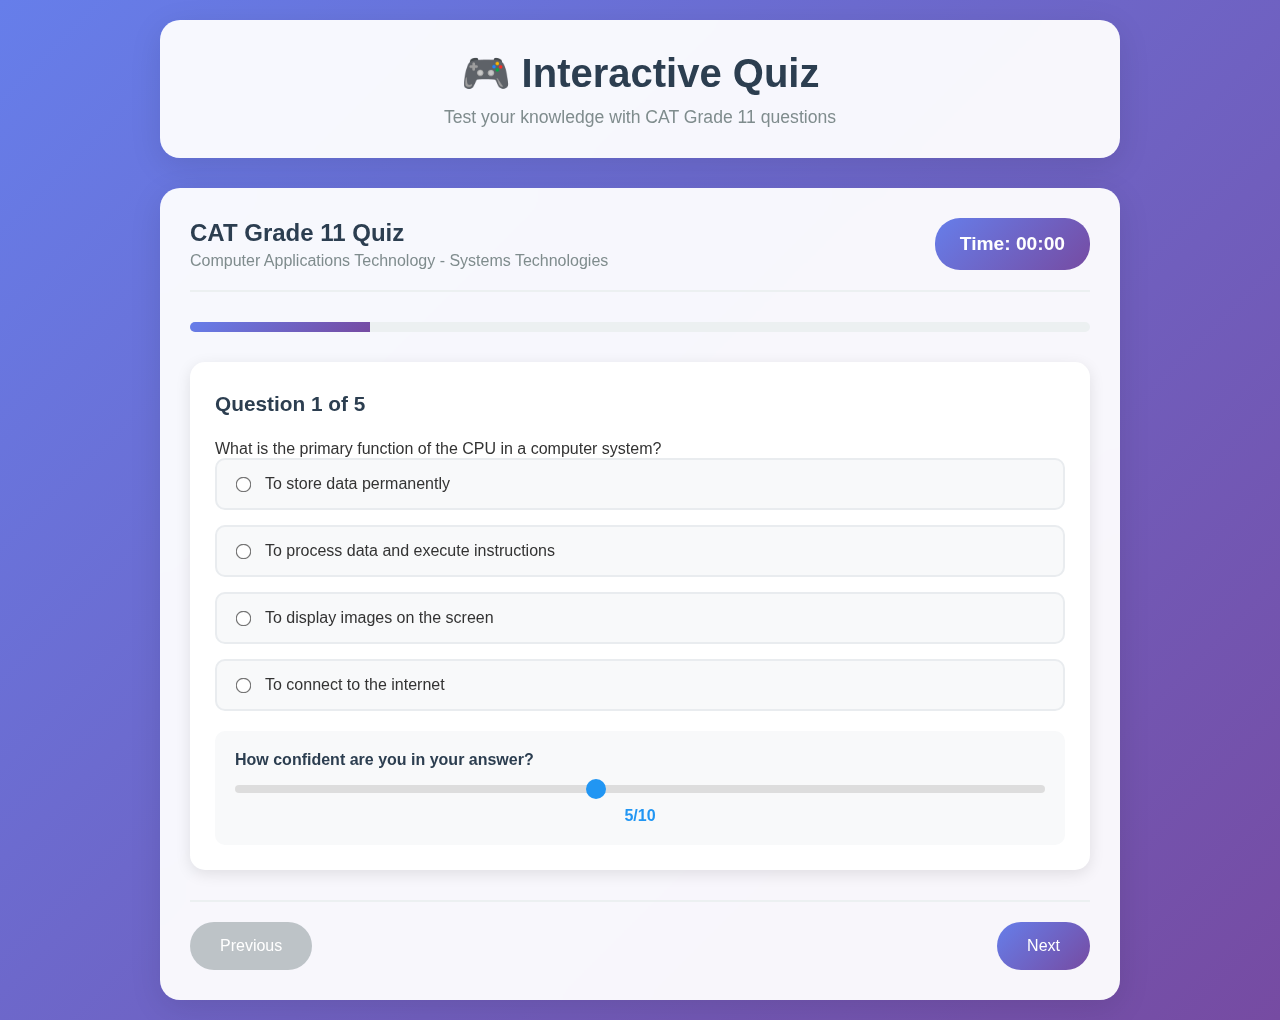
<file: interactive_quiz.html>
<!DOCTYPE html>
<html lang="en">
<head>
    <meta charset="UTF-8">
    <meta name="viewport" content="width=device-width, initial-scale=1.0">
    <title>SmartTest Arena - Interactive Quiz</title>
    <style>
        * {
            margin: 0;
            padding: 0;
            box-sizing: border-box;
        }

        body {
            font-family: 'Segoe UI', Tahoma, Geneva, Verdana, sans-serif;
            background: linear-gradient(135deg, #667eea 0%, #764ba2 100%);
            min-height: 100vh;
            color: #333;
        }

        .container {
            max-width: 1000px;
            margin: 0 auto;
            padding: 20px;
        }

        .header {
            background: rgba(255, 255, 255, 0.95);
            backdrop-filter: blur(10px);
            border-radius: 20px;
            padding: 30px;
            margin-bottom: 30px;
            box-shadow: 0 8px 32px rgba(0, 0, 0, 0.1);
            text-align: center;
        }

        .header h1 {
            color: #2c3e50;
            font-size: 2.5rem;
            margin-bottom: 10px;
        }

        .header p {
            color: #7f8c8d;
            font-size: 1.1rem;
        }

        .quiz-container {
            background: rgba(255, 255, 255, 0.95);
            backdrop-filter: blur(10px);
            border-radius: 20px;
            padding: 30px;
            box-shadow: 0 8px 32px rgba(0, 0, 0, 0.1);
        }

        .quiz-header {
            display: flex;
            justify-content: space-between;
            align-items: center;
            margin-bottom: 30px;
            padding-bottom: 20px;
            border-bottom: 2px solid #ecf0f1;
        }

        .quiz-info h2 {
            color: #2c3e50;
            margin-bottom: 5px;
        }

        .quiz-info p {
            color: #7f8c8d;
        }

        .quiz-timer {
            background: linear-gradient(135deg, #667eea 0%, #764ba2 100%);
            color: white;
            padding: 15px 25px;
            border-radius: 25px;
            font-size: 1.2rem;
            font-weight: bold;
        }

        .progress-bar {
            width: 100%;
            height: 10px;
            background: #ecf0f1;
            border-radius: 5px;
            overflow: hidden;
            margin-bottom: 30px;
        }

        .progress-fill {
            height: 100%;
            background: linear-gradient(135deg, #667eea 0%, #764ba2 100%);
            width: 0%;
            transition: width 0.3s ease;
        }

        .question-container {
            margin-bottom: 30px;
        }

        .question {
            background: white;
            border-radius: 15px;
            padding: 25px;
            margin-bottom: 20px;
            box-shadow: 0 4px 15px rgba(0, 0, 0, 0.1);
        }

        .question h3 {
            color: #2c3e50;
            margin-bottom: 20px;
            font-size: 1.3rem;
            line-height: 1.6;
        }

        .options {
            display: grid;
            gap: 15px;
        }

        .option {
            background: #f8f9fa;
            border: 2px solid #e9ecef;
            border-radius: 10px;
            padding: 15px 20px;
            cursor: pointer;
            transition: all 0.3s ease;
            display: flex;
            align-items: center;
        }

        .option:hover {
            background: #e3f2fd;
            border-color: #2196f3;
            transform: translateX(5px);
        }

        .option.selected {
            background: #2196f3;
            color: white;
            border-color: #2196f3;
        }

        .option input[type="radio"] {
            margin-right: 15px;
            transform: scale(1.2);
        }

        .option label {
            cursor: pointer;
            flex: 1;
        }

        .confidence-slider {
            margin-top: 20px;
            padding: 20px;
            background: #f8f9fa;
            border-radius: 10px;
        }

        .confidence-slider label {
            display: block;
            margin-bottom: 10px;
            color: #2c3e50;
            font-weight: bold;
        }

        .confidence-slider input[type="range"] {
            width: 100%;
            height: 8px;
            border-radius: 5px;
            background: #ddd;
            outline: none;
            -webkit-appearance: none;
        }

        .confidence-slider input[type="range"]::-webkit-slider-thumb {
            -webkit-appearance: none;
            appearance: none;
            width: 20px;
            height: 20px;
            border-radius: 50%;
            background: #2196f3;
            cursor: pointer;
        }

        .confidence-value {
            text-align: center;
            margin-top: 10px;
            font-weight: bold;
            color: #2196f3;
        }

        .quiz-controls {
            display: flex;
            justify-content: space-between;
            align-items: center;
            margin-top: 30px;
            padding-top: 20px;
            border-top: 2px solid #ecf0f1;
        }

        .btn {
            background: linear-gradient(135deg, #667eea 0%, #764ba2 100%);
            color: white;
            border: none;
            padding: 15px 30px;
            border-radius: 25px;
            cursor: pointer;
            font-size: 1rem;
            transition: all 0.3s ease;
        }

        .btn:hover {
            transform: translateY(-2px);
            box-shadow: 0 5px 15px rgba(0, 0, 0, 0.2);
        }

        .btn:disabled {
            background: #bdc3c7;
            cursor: not-allowed;
            transform: none;
        }

        .btn-secondary {
            background: #95a5a6;
        }

        .results-container {
            display: none;
            background: white;
            border-radius: 15px;
            padding: 30px;
            margin-top: 30px;
            box-shadow: 0 4px 15px rgba(0, 0, 0, 0.1);
        }

        .results-header {
            text-align: center;
            margin-bottom: 30px;
        }

        .score-display {
            font-size: 3rem;
            font-weight: bold;
            color: #27ae60;
            margin-bottom: 10px;
        }

        .score-label {
            color: #7f8c8d;
            font-size: 1.2rem;
        }

        .recommendations {
            background: #f8f9fa;
            border-radius: 10px;
            padding: 20px;
            margin-top: 20px;
        }

        .recommendations h4 {
            color: #2c3e50;
            margin-bottom: 15px;
        }

        .recommendation-item {
            background: white;
            border-radius: 8px;
            padding: 15px;
            margin-bottom: 10px;
            border-left: 4px solid #3498db;
        }

        .loading {
            text-align: center;
            padding: 50px;
            color: #7f8c8d;
        }

        .error {
            background: #e74c3c;
            color: white;
            padding: 15px;
            border-radius: 10px;
            margin: 20px 0;
        }

        @media (max-width: 768px) {
            .container {
                padding: 10px;
            }
            
            .header h1 {
                font-size: 2rem;
            }
            
            .quiz-header {
                flex-direction: column;
                gap: 15px;
            }
            
            .quiz-controls {
                flex-direction: column;
                gap: 15px;
            }
        }
    </style>
</head>
<body>
    <div class="container">
        <div class="header">
            <h1>🎮 Interactive Quiz</h1>
            <p>Test your knowledge with CAT Grade 11 questions</p>
        </div>

        <div class="quiz-container">
            <div class="quiz-header">
                <div class="quiz-info">
                    <h2 id="quizTitle">CAT Grade 11 Quiz</h2>
                    <p id="quizDescription">Computer Applications Technology - Systems Technologies</p>
                </div>
                <div class="quiz-timer" id="timer">Time: 00:00</div>
            </div>

            <div class="progress-bar">
                <div class="progress-fill" id="progressFill"></div>
            </div>

            <div id="quizContent">
                <div class="loading">Loading quiz questions...</div>
            </div>

            <div class="quiz-controls">
                <button class="btn btn-secondary" id="prevBtn" onclick="previousQuestion()" disabled>Previous</button>
                <button class="btn" id="nextBtn" onclick="nextQuestion()">Next</button>
                <button class="btn" id="submitBtn" onclick="submitQuiz()" style="display: none;">Submit Quiz</button>
            </div>
        </div>

        <div class="results-container" id="resultsContainer">
            <div class="results-header">
                <div class="score-display" id="scoreDisplay">0%</div>
                <div class="score-label">Your Score</div>
            </div>
            
            <div class="recommendations">
                <h4>📚 Recommendations</h4>
                <div id="recommendationsList">
                    <div class="recommendation-item">Focus on improving weak areas</div>
                    <div class="recommendation-item">Practice more questions</div>
                    <div class="recommendation-item">Review fundamental concepts</div>
                </div>
            </div>
        </div>
    </div>

    <script>
        const API_BASE = 'http://localhost:8001';
        let currentQuestion = 0;
        let answers = {};
        let confidenceLevels = {};
        let startTime = Date.now();
        let timerInterval;

        // Sample CAT questions
        const questions = [
            {
                id: 1,
                question: "What is the primary function of the CPU in a computer system?",
                options: [
                    "To store data permanently",
                    "To process data and execute instructions",
                    "To display images on the screen",
                    "To connect to the internet"
                ],
                correct: "To process data and execute instructions",
                topic: "Systems Technologies"
            },
            {
                id: 2,
                question: "Which of the following is NOT a type of software?",
                options: [
                    "Application software",
                    "System software",
                    "Hardware software",
                    "Utility software"
                ],
                correct: "Hardware software",
                topic: "Hardware & Software"
            },
            {
                id: 3,
                question: "What is the main purpose of a database management system?",
                options: [
                    "To create spreadsheets",
                    "To organize and manage data efficiently",
                    "To browse the internet",
                    "To play games"
                ],
                correct: "To organize and manage data efficiently",
                topic: "Database"
            },
            {
                id: 4,
                question: "Which Microsoft Office application is best for creating presentations?",
                options: [
                    "Microsoft Word",
                    "Microsoft Excel",
                    "Microsoft PowerPoint",
                    "Microsoft Access"
                ],
                correct: "Microsoft PowerPoint",
                topic: "Word Processing"
            },
            {
                id: 5,
                question: "What is the purpose of a firewall in computer security?",
                options: [
                    "To speed up internet connection",
                    "To protect against unauthorized access",
                    "To store files",
                    "To print documents"
                ],
                correct: "To protect against unauthorized access",
                topic: "Social Implications"
            }
        ];

        // Initialize quiz
        document.addEventListener('DOMContentLoaded', function() {
            loadQuiz();
            startTimer();
        });

        function loadQuiz() {
            displayQuestion();
            updateProgress();
        }

        function displayQuestion() {
            const question = questions[currentQuestion];
            const quizContent = document.getElementById('quizContent');
            
            quizContent.innerHTML = `
                <div class="question-container">
                    <div class="question">
                        <h3>Question ${currentQuestion + 1} of ${questions.length}</h3>
                        <p>${question.question}</p>
                        
                        <div class="options">
                            ${question.options.map((option, index) => `
                                <div class="option ${answers[currentQuestion] === option ? 'selected' : ''}" onclick="selectOption(${index})">
                                    <input type="radio" name="question_${currentQuestion}" value="${option}" 
                                           ${answers[currentQuestion] === option ? 'checked' : ''}>
                                    <label>${option}</label>
                                </div>
                            `).join('')}
                        </div>
                        
                        <div class="confidence-slider">
                            <label>How confident are you in your answer?</label>
                            <input type="range" min="1" max="10" value="${confidenceLevels[currentQuestion] || 5}" 
                                   onchange="updateConfidence(this.value)">
                            <div class="confidence-value" id="confidenceValue">${confidenceLevels[currentQuestion] || 5}/10</div>
                        </div>
                    </div>
                </div>
            `;
        }

        function selectOption(index) {
            const question = questions[currentQuestion];
            const selectedOption = question.options[index];
            
            answers[currentQuestion] = selectedOption;
            
            // Update UI
            const options = document.querySelectorAll('.option');
            options.forEach((option, i) => {
                option.classList.toggle('selected', i === index);
            });
            
            updateProgress();
        }

        function updateConfidence(value) {
            confidenceLevels[currentQuestion] = parseInt(value);
            document.getElementById('confidenceValue').textContent = `${value}/10`;
        }

        function nextQuestion() {
            if (currentQuestion < questions.length - 1) {
                currentQuestion++;
                displayQuestion();
                updateProgress();
                updateButtons();
            } else {
                showSubmitButton();
            }
        }

        function previousQuestion() {
            if (currentQuestion > 0) {
                currentQuestion--;
                displayQuestion();
                updateProgress();
                updateButtons();
            }
        }

        function updateProgress() {
            const progress = ((currentQuestion + 1) / questions.length) * 100;
            document.getElementById('progressFill').style.width = progress + '%';
        }

        function updateButtons() {
            document.getElementById('prevBtn').disabled = currentQuestion === 0;
            document.getElementById('nextBtn').style.display = currentQuestion === questions.length - 1 ? 'none' : 'block';
        }

        function showSubmitButton() {
            document.getElementById('nextBtn').style.display = 'none';
            document.getElementById('submitBtn').style.display = 'block';
        }

        function startTimer() {
            startTime = Date.now();
            timerInterval = setInterval(updateTimer, 1000);
        }

        function updateTimer() {
            const elapsed = Math.floor((Date.now() - startTime) / 1000);
            const minutes = Math.floor(elapsed / 60);
            const seconds = elapsed % 60;
            document.getElementById('timer').textContent = `Time: ${minutes.toString().padStart(2, '0')}:${seconds.toString().padStart(2, '0')}`;
        }

        async function submitQuiz() {
            clearInterval(timerInterval);
            
            // Calculate score
            let correctAnswers = 0;
            questions.forEach((question, index) => {
                if (answers[index] === question.correct) {
                    correctAnswers++;
                }
            });
            
            const score = Math.round((correctAnswers / questions.length) * 100);
            
            // Submit to server
            try {
                const submissionData = {
                    user_id: 1, // Mock user ID
                    subject_id: 1, // CAT subject ID
                    score: score,
                    topic: "CAT Grade 11",
                    answers: answers,
                    confidence_levels: confidenceLevels,
                    time_taken: Math.floor((Date.now() - startTime) / 1000)
                };
                
                const response = await fetch(`${API_BASE}/quiz/submit`, {
                    method: 'POST',
                    headers: {
                        'Content-Type': 'application/json'
                    },
                    body: JSON.stringify(submissionData)
                });
                
                const result = await response.json();
                showResults(score, result.recommendations);
                
            } catch (error) {
                console.error('Error submitting quiz:', error);
                showResults(score, [
                    "Focus on improving weak areas",
                    "Practice more questions",
                    "Review fundamental concepts"
                ]);
            }
        }

        function showResults(score, recommendations) {
            document.getElementById('quizContent').style.display = 'none';
            document.getElementById('submitBtn').style.display = 'none';
            
            document.getElementById('scoreDisplay').textContent = `${score}%`;
            document.getElementById('resultsContainer').style.display = 'block';
            
            const recommendationsList = document.getElementById('recommendationsList');
            recommendationsList.innerHTML = recommendations.map(rec => 
                `<div class="recommendation-item">${rec}</div>`
            ).join('');
        }
    </script>
</body>
</html>
</file>
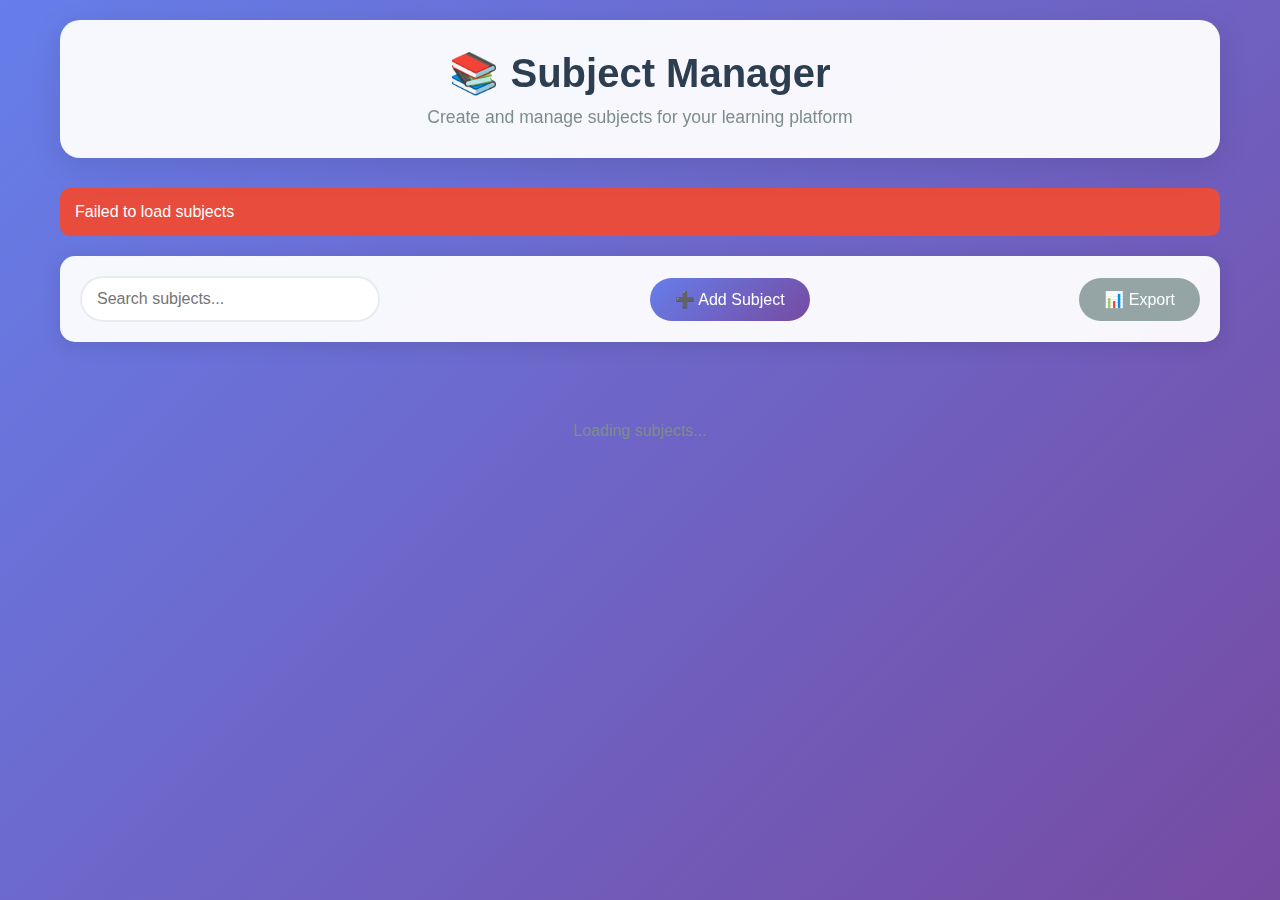
<file: subject_manager.html>
<!DOCTYPE html>
<html lang="en">
<head>
    <meta charset="UTF-8">
    <meta name="viewport" content="width=device-width, initial-scale=1.0">
    <title>SmartTest Arena - Subject Manager</title>
    <style>
        * {
            margin: 0;
            padding: 0;
            box-sizing: border-box;
        }

        body {
            font-family: 'Segoe UI', Tahoma, Geneva, Verdana, sans-serif;
            background: linear-gradient(135deg, #667eea 0%, #764ba2 100%);
            min-height: 100vh;
            color: #333;
        }

        .container {
            max-width: 1200px;
            margin: 0 auto;
            padding: 20px;
        }

        .header {
            background: rgba(255, 255, 255, 0.95);
            backdrop-filter: blur(10px);
            border-radius: 20px;
            padding: 30px;
            margin-bottom: 30px;
            box-shadow: 0 8px 32px rgba(0, 0, 0, 0.1);
            text-align: center;
        }

        .header h1 {
            color: #2c3e50;
            font-size: 2.5rem;
            margin-bottom: 10px;
        }

        .header p {
            color: #7f8c8d;
            font-size: 1.1rem;
        }

        .toolbar {
            background: rgba(255, 255, 255, 0.95);
            backdrop-filter: blur(10px);
            border-radius: 15px;
            padding: 20px;
            margin-bottom: 30px;
            box-shadow: 0 4px 20px rgba(0, 0, 0, 0.1);
            display: flex;
            justify-content: space-between;
            align-items: center;
            flex-wrap: wrap;
            gap: 15px;
        }

        .search-box {
            flex: 1;
            max-width: 300px;
        }

        .search-box input {
            width: 100%;
            padding: 12px 15px;
            border: 2px solid #e9ecef;
            border-radius: 25px;
            font-size: 1rem;
            transition: border-color 0.3s ease;
        }

        .search-box input:focus {
            outline: none;
            border-color: #3498db;
        }

        .btn {
            background: linear-gradient(135deg, #667eea 0%, #764ba2 100%);
            color: white;
            border: none;
            padding: 12px 25px;
            border-radius: 25px;
            cursor: pointer;
            font-size: 1rem;
            transition: all 0.3s ease;
        }

        .btn:hover {
            transform: translateY(-2px);
            box-shadow: 0 5px 15px rgba(0, 0, 0, 0.2);
        }

        .btn-secondary {
            background: #95a5a6;
        }

        .subjects-grid {
            display: grid;
            grid-template-columns: repeat(auto-fill, minmax(350px, 1fr));
            gap: 20px;
            margin-bottom: 30px;
        }

        .subject-card {
            background: rgba(255, 255, 255, 0.95);
            backdrop-filter: blur(10px);
            border-radius: 15px;
            padding: 25px;
            box-shadow: 0 4px 20px rgba(0, 0, 0, 0.1);
            transition: transform 0.3s ease;
        }

        .subject-card:hover {
            transform: translateY(-5px);
        }

        .subject-header {
            display: flex;
            justify-content: space-between;
            align-items: flex-start;
            margin-bottom: 15px;
        }

        .subject-title {
            color: #2c3e50;
            font-size: 1.3rem;
            font-weight: bold;
            margin-bottom: 5px;
        }

        .subject-grade {
            background: #3498db;
            color: white;
            padding: 5px 12px;
            border-radius: 15px;
            font-size: 0.8rem;
            font-weight: bold;
        }

        .subject-description {
            color: #7f8c8d;
            margin-bottom: 20px;
            line-height: 1.6;
        }

        .subject-stats {
            display: grid;
            grid-template-columns: repeat(3, 1fr);
            gap: 15px;
            margin-bottom: 20px;
        }

        .stat-item {
            text-align: center;
            padding: 10px;
            background: #f8f9fa;
            border-radius: 10px;
        }

        .stat-number {
            font-size: 1.5rem;
            font-weight: bold;
            color: #3498db;
        }

        .stat-label {
            font-size: 0.8rem;
            color: #7f8c8d;
        }

        .subject-actions {
            display: flex;
            gap: 10px;
        }

        .action-btn {
            flex: 1;
            padding: 8px 15px;
            border: none;
            border-radius: 20px;
            cursor: pointer;
            font-size: 0.9rem;
            transition: all 0.3s ease;
        }

        .action-btn.edit {
            background: #f39c12;
            color: white;
        }

        .action-btn.delete {
            background: #e74c3c;
            color: white;
        }

        .action-btn.view {
            background: #27ae60;
            color: white;
        }

        .action-btn:hover {
            transform: translateY(-2px);
            box-shadow: 0 3px 10px rgba(0, 0, 0, 0.2);
        }

        .modal {
            display: none;
            position: fixed;
            top: 0;
            left: 0;
            width: 100%;
            height: 100%;
            background: rgba(0, 0, 0, 0.5);
            z-index: 1000;
        }

        .modal-content {
            position: absolute;
            top: 50%;
            left: 50%;
            transform: translate(-50%, -50%);
            background: white;
            border-radius: 20px;
            padding: 30px;
            width: 90%;
            max-width: 500px;
            box-shadow: 0 20px 40px rgba(0, 0, 0, 0.3);
        }

        .modal-header {
            display: flex;
            justify-content: space-between;
            align-items: center;
            margin-bottom: 20px;
        }

        .modal-title {
            color: #2c3e50;
            font-size: 1.5rem;
            font-weight: bold;
        }

        .close-btn {
            background: none;
            border: none;
            font-size: 1.5rem;
            cursor: pointer;
            color: #7f8c8d;
        }

        .form-group {
            margin-bottom: 20px;
        }

        .form-group label {
            display: block;
            margin-bottom: 8px;
            color: #2c3e50;
            font-weight: bold;
        }

        .form-group input,
        .form-group textarea,
        .form-group select {
            width: 100%;
            padding: 12px 15px;
            border: 2px solid #e9ecef;
            border-radius: 10px;
            font-size: 1rem;
            transition: border-color 0.3s ease;
        }

        .form-group input:focus,
        .form-group textarea:focus,
        .form-group select:focus {
            outline: none;
            border-color: #3498db;
        }

        .form-group textarea {
            resize: vertical;
            min-height: 100px;
        }

        .modal-actions {
            display: flex;
            gap: 15px;
            justify-content: flex-end;
            margin-top: 30px;
        }

        .loading {
            text-align: center;
            padding: 50px;
            color: #7f8c8d;
        }

        .error {
            background: #e74c3c;
            color: white;
            padding: 15px;
            border-radius: 10px;
            margin: 20px 0;
        }

        .success {
            background: #27ae60;
            color: white;
            padding: 15px;
            border-radius: 10px;
            margin: 20px 0;
        }

        @media (max-width: 768px) {
            .container {
                padding: 10px;
            }
            
            .header h1 {
                font-size: 2rem;
            }
            
            .toolbar {
                flex-direction: column;
                align-items: stretch;
            }
            
            .search-box {
                max-width: none;
            }
            
            .subjects-grid {
                grid-template-columns: 1fr;
            }
            
            .subject-stats {
                grid-template-columns: 1fr;
            }
        }
    </style>
</head>
<body>
    <div class="container">
        <div class="header">
            <h1>📚 Subject Manager</h1>
            <p>Create and manage subjects for your learning platform</p>
        </div>

        <div class="toolbar">
            <div class="search-box">
                <input type="text" id="searchInput" placeholder="Search subjects..." onkeyup="filterSubjects()">
            </div>
            <button class="btn" onclick="openAddModal()">➕ Add Subject</button>
            <button class="btn btn-secondary" onclick="exportSubjects()">📊 Export</button>
        </div>

        <div id="subjectsContainer">
            <div class="loading">Loading subjects...</div>
        </div>
    </div>

    <!-- Add/Edit Subject Modal -->
    <div id="subjectModal" class="modal">
        <div class="modal-content">
            <div class="modal-header">
                <h2 class="modal-title" id="modalTitle">Add New Subject</h2>
                <button class="close-btn" onclick="closeModal()">&times;</button>
            </div>
            
            <form id="subjectForm">
                <div class="form-group">
                    <label for="subjectName">Subject Name *</label>
                    <input type="text" id="subjectName" required>
                </div>
                
                <div class="form-group">
                    <label for="subjectDescription">Description</label>
                    <textarea id="subjectDescription" placeholder="Enter subject description..."></textarea>
                </div>
                
                <div class="form-group">
                    <label for="gradeLevel">Grade Level</label>
                    <select id="gradeLevel">
                        <option value="">Select Grade Level</option>
                        <option value="Grade 8">Grade 8</option>
                        <option value="Grade 9">Grade 9</option>
                        <option value="Grade 10">Grade 10</option>
                        <option value="Grade 11">Grade 11</option>
                        <option value="Grade 12">Grade 12</option>
                    </select>
                </div>
                
                <div class="form-group">
                    <label for="curriculum">Curriculum</label>
                    <input type="text" id="curriculum" placeholder="e.g., CAPS, IEB, etc.">
                </div>
                
                <div class="modal-actions">
                    <button type="button" class="btn btn-secondary" onclick="closeModal()">Cancel</button>
                    <button type="submit" class="btn">Save Subject</button>
                </div>
            </form>
        </div>
    </div>

    <script>
        const API_BASE = 'http://localhost:8001';
        let subjects = [];
        let editingSubjectId = null;

        // Initialize page
        document.addEventListener('DOMContentLoaded', function() {
            loadSubjects();
        });

        async function loadSubjects() {
            try {
                const response = await fetch(`${API_BASE}/subjects`);
                subjects = await response.json();
                renderSubjects();
            } catch (error) {
                console.error('Error loading subjects:', error);
                showError('Failed to load subjects');
            }
        }

        function renderSubjects() {
            const container = document.getElementById('subjectsContainer');
            
            if (subjects.length === 0) {
                container.innerHTML = `
                    <div style="text-align: center; padding: 50px; color: #7f8c8d;">
                        <h3>No subjects found</h3>
                        <p>Create your first subject to get started!</p>
                    </div>
                `;
                return;
            }

            container.innerHTML = subjects.map(subject => `
                <div class="subject-card">
                    <div class="subject-header">
                        <div>
                            <div class="subject-title">${subject.name}</div>
                            <div class="subject-grade">${subject.grade_level || 'All Grades'}</div>
                        </div>
                    </div>
                    
                    <div class="subject-description">
                        ${subject.description || 'No description available'}
                    </div>
                    
                    <div class="subject-stats">
                        <div class="stat-item">
                            <div class="stat-number">6</div>
                            <div class="stat-label">Topics</div>
                        </div>
                        <div class="stat-item">
                            <div class="stat-number">25</div>
                            <div class="stat-label">Questions</div>
                        </div>
                        <div class="stat-item">
                            <div class="stat-number">15</div>
                            <div class="stat-label">Students</div>
                        </div>
                    </div>
                    
                    <div class="subject-actions">
                        <button class="action-btn view" onclick="viewSubject(${subject.id})">View</button>
                        <button class="action-btn edit" onclick="editSubject(${subject.id})">Edit</button>
                        <button class="action-btn delete" onclick="deleteSubject(${subject.id})">Delete</button>
                    </div>
                </div>
            `).join('');
        }

        function filterSubjects() {
            const searchTerm = document.getElementById('searchInput').value.toLowerCase();
            const filteredSubjects = subjects.filter(subject => 
                subject.name.toLowerCase().includes(searchTerm) ||
                (subject.description && subject.description.toLowerCase().includes(searchTerm))
            );
            
            renderFilteredSubjects(filteredSubjects);
        }

        function renderFilteredSubjects(filteredSubjects) {
            const container = document.getElementById('subjectsContainer');
            
            if (filteredSubjects.length === 0) {
                container.innerHTML = `
                    <div style="text-align: center; padding: 50px; color: #7f8c8d;">
                        <h3>No subjects found</h3>
                        <p>Try adjusting your search terms.</p>
                    </div>
                `;
                return;
            }

            container.innerHTML = filteredSubjects.map(subject => `
                <div class="subject-card">
                    <div class="subject-header">
                        <div>
                            <div class="subject-title">${subject.name}</div>
                            <div class="subject-grade">${subject.grade_level || 'All Grades'}</div>
                        </div>
                    </div>
                    
                    <div class="subject-description">
                        ${subject.description || 'No description available'}
                    </div>
                    
                    <div class="subject-stats">
                        <div class="stat-item">
                            <div class="stat-number">6</div>
                            <div class="stat-label">Topics</div>
                        </div>
                        <div class="stat-item">
                            <div class="stat-number">25</div>
                            <div class="stat-label">Questions</div>
                        </div>
                        <div class="stat-item">
                            <div class="stat-number">15</div>
                            <div class="stat-label">Students</div>
                        </div>
                    </div>
                    
                    <div class="subject-actions">
                        <button class="action-btn view" onclick="viewSubject(${subject.id})">View</button>
                        <button class="action-btn edit" onclick="editSubject(${subject.id})">Edit</button>
                        <button class="action-btn delete" onclick="deleteSubject(${subject.id})">Delete</button>
                    </div>
                </div>
            `).join('');
        }

        function openAddModal() {
            editingSubjectId = null;
            document.getElementById('modalTitle').textContent = 'Add New Subject';
            document.getElementById('subjectForm').reset();
            document.getElementById('subjectModal').style.display = 'block';
        }

        function editSubject(subjectId) {
            const subject = subjects.find(s => s.id === subjectId);
            if (!subject) return;

            editingSubjectId = subjectId;
            document.getElementById('modalTitle').textContent = 'Edit Subject';
            
            document.getElementById('subjectName').value = subject.name;
            document.getElementById('subjectDescription').value = subject.description || '';
            document.getElementById('gradeLevel').value = subject.grade_level || '';
            document.getElementById('curriculum').value = subject.curriculum || '';
            
            document.getElementById('subjectModal').style.display = 'block';
        }

        function closeModal() {
            document.getElementById('subjectModal').style.display = 'none';
            editingSubjectId = null;
        }

        async function saveSubject(event) {
            event.preventDefault();
            
            const formData = {
                name: document.getElementById('subjectName').value,
                description: document.getElementById('subjectDescription').value,
                grade_level: document.getElementById('gradeLevel').value,
                curriculum: document.getElementById('curriculum').value
            };

            try {
                let response;
                if (editingSubjectId) {
                    // Update existing subject
                    response = await fetch(`${API_BASE}/subjects/${editingSubjectId}`, {
                        method: 'PUT',
                        headers: {
                            'Content-Type': 'application/json'
                        },
                        body: JSON.stringify(formData)
                    });
                } else {
                    // Create new subject
                    response = await fetch(`${API_BASE}/subjects`, {
                        method: 'POST',
                        headers: {
                            'Content-Type': 'application/json'
                        },
                        body: JSON.stringify(formData)
                    });
                }

                if (response.ok) {
                    showSuccess(editingSubjectId ? 'Subject updated successfully!' : 'Subject created successfully!');
                    closeModal();
                    loadSubjects();
                } else {
                    throw new Error('Failed to save subject');
                }
            } catch (error) {
                console.error('Error saving subject:', error);
                showError('Failed to save subject');
            }
        }

        async function deleteSubject(subjectId) {
            if (!confirm('Are you sure you want to delete this subject? This action cannot be undone.')) {
                return;
            }

            try {
                const response = await fetch(`${API_BASE}/subjects/${subjectId}`, {
                    method: 'DELETE'
                });

                if (response.ok) {
                    showSuccess('Subject deleted successfully!');
                    loadSubjects();
                } else {
                    throw new Error('Failed to delete subject');
                }
            } catch (error) {
                console.error('Error deleting subject:', error);
                showError('Failed to delete subject');
            }
        }

        function viewSubject(subjectId) {
            // Navigate to subject detail page or show subject info
            alert(`Viewing subject ${subjectId} - Feature coming soon!`);
        }

        function exportSubjects() {
            // Mock export functionality
            alert('Export functionality will be implemented soon!');
        }

        function showSuccess(message) {
            const successDiv = document.createElement('div');
            successDiv.className = 'success';
            successDiv.textContent = message;
            document.querySelector('.container').insertBefore(successDiv, document.querySelector('.toolbar'));
            
            setTimeout(() => {
                successDiv.remove();
            }, 3000);
        }

        function showError(message) {
            const errorDiv = document.createElement('div');
            errorDiv.className = 'error';
            errorDiv.textContent = message;
            document.querySelector('.container').insertBefore(errorDiv, document.querySelector('.toolbar'));
            
            setTimeout(() => {
                errorDiv.remove();
            }, 3000);
        }

        // Form submission
        document.getElementById('subjectForm').addEventListener('submit', saveSubject);

        // Close modal when clicking outside
        window.onclick = function(event) {
            const modal = document.getElementById('subjectModal');
            if (event.target === modal) {
                closeModal();
            }
        }
    </script>
</body>
</html>
</file>
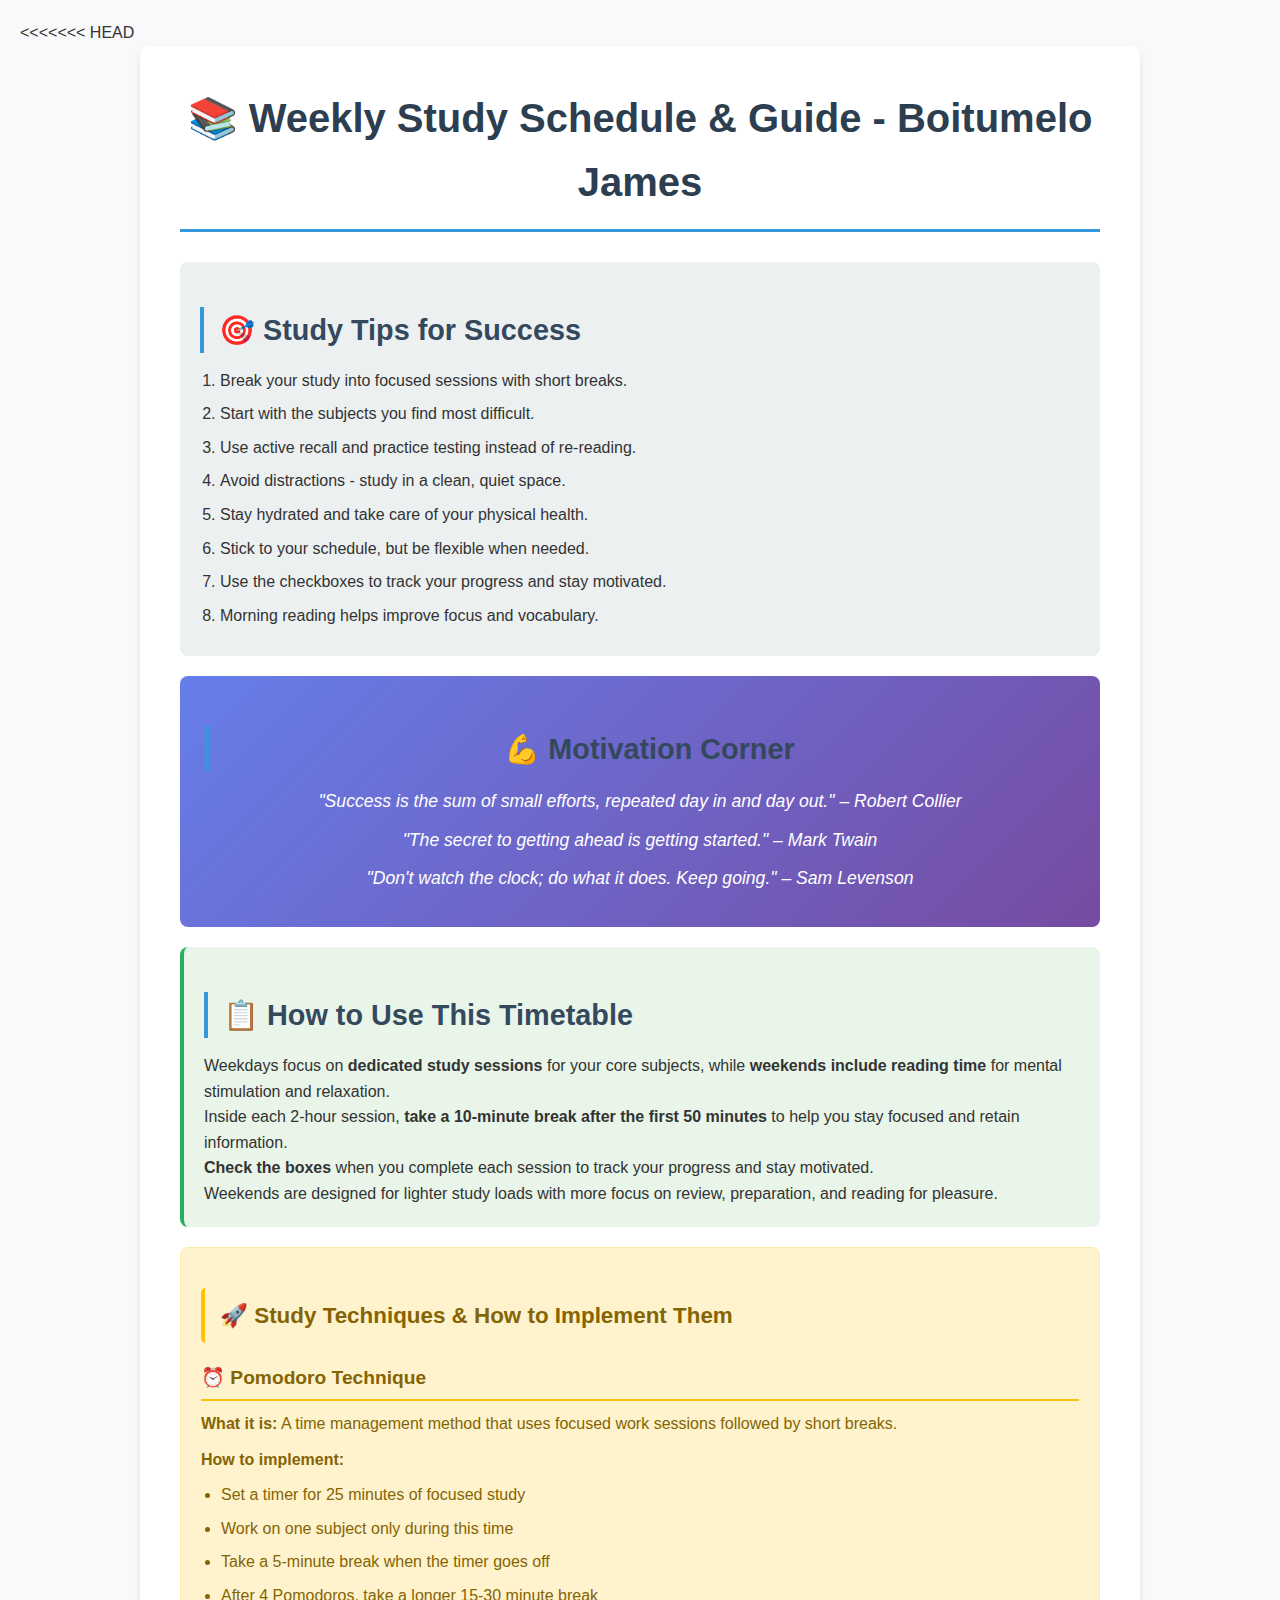
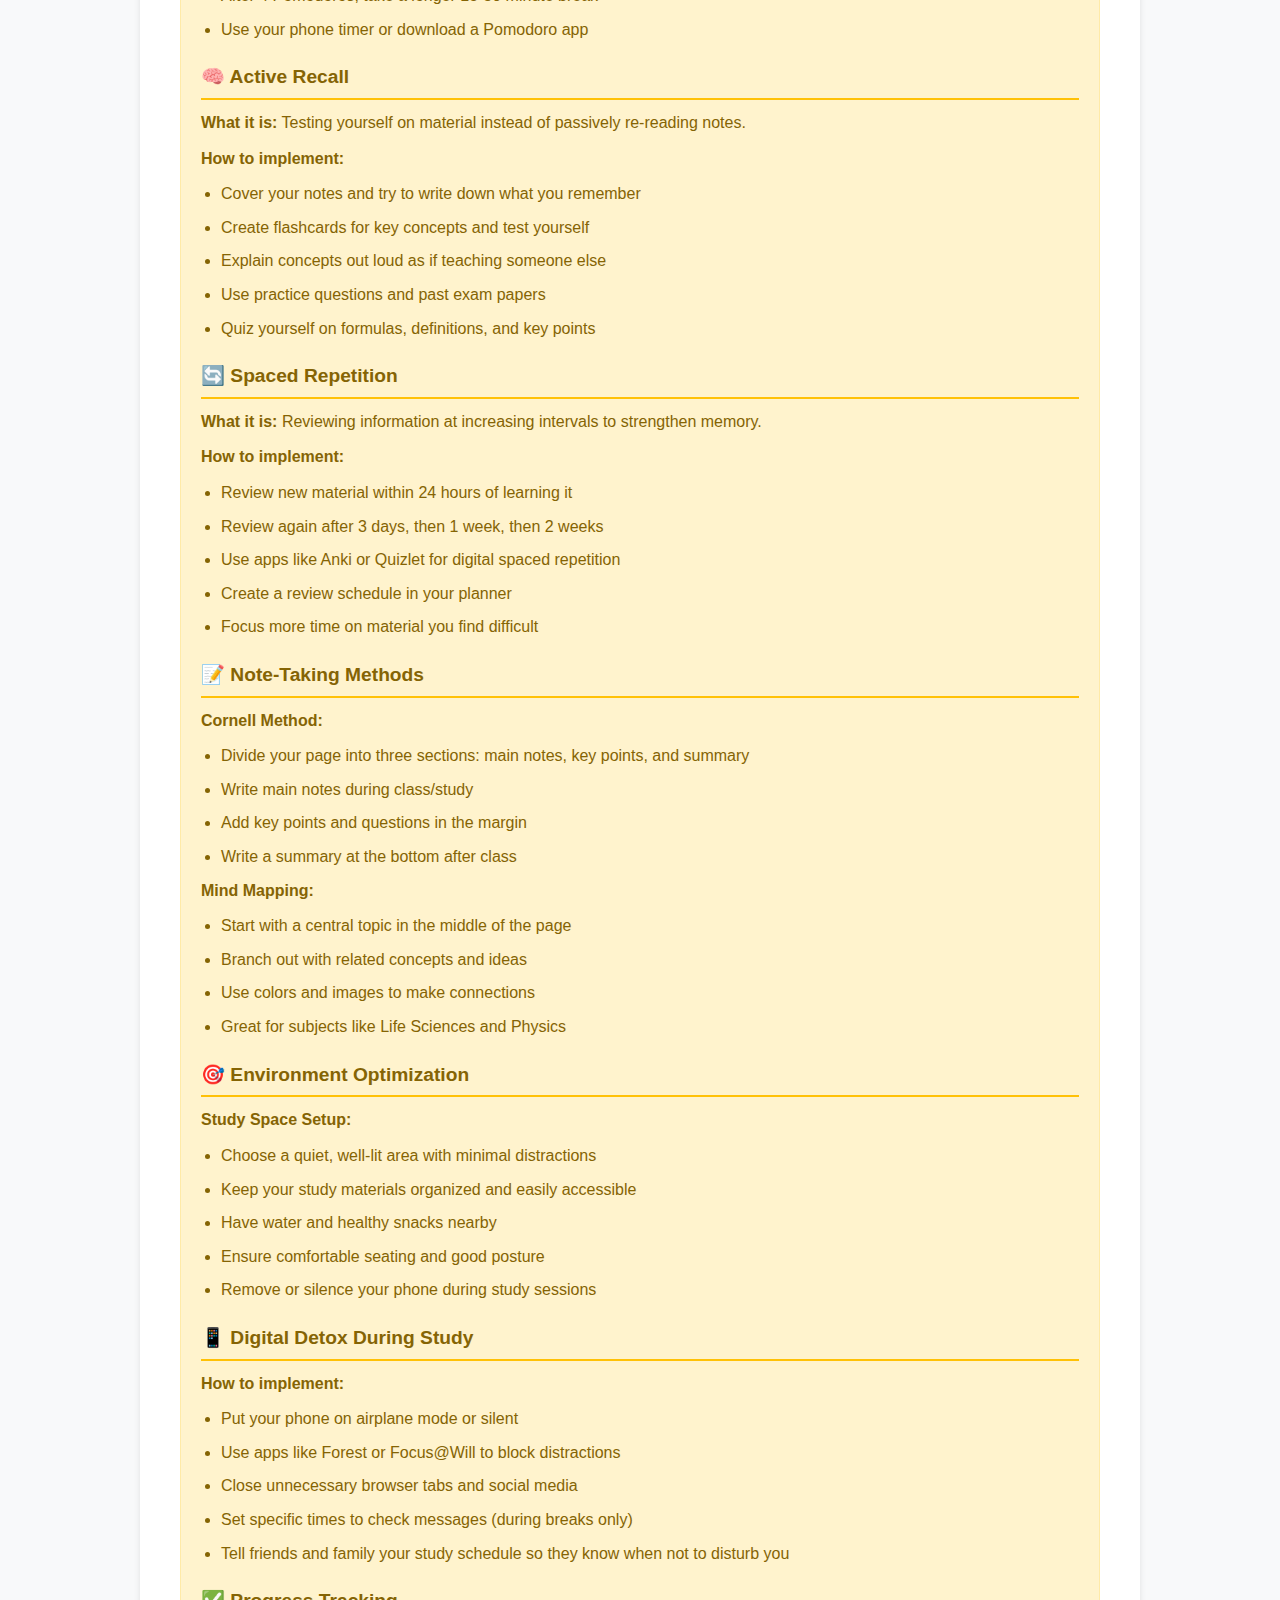
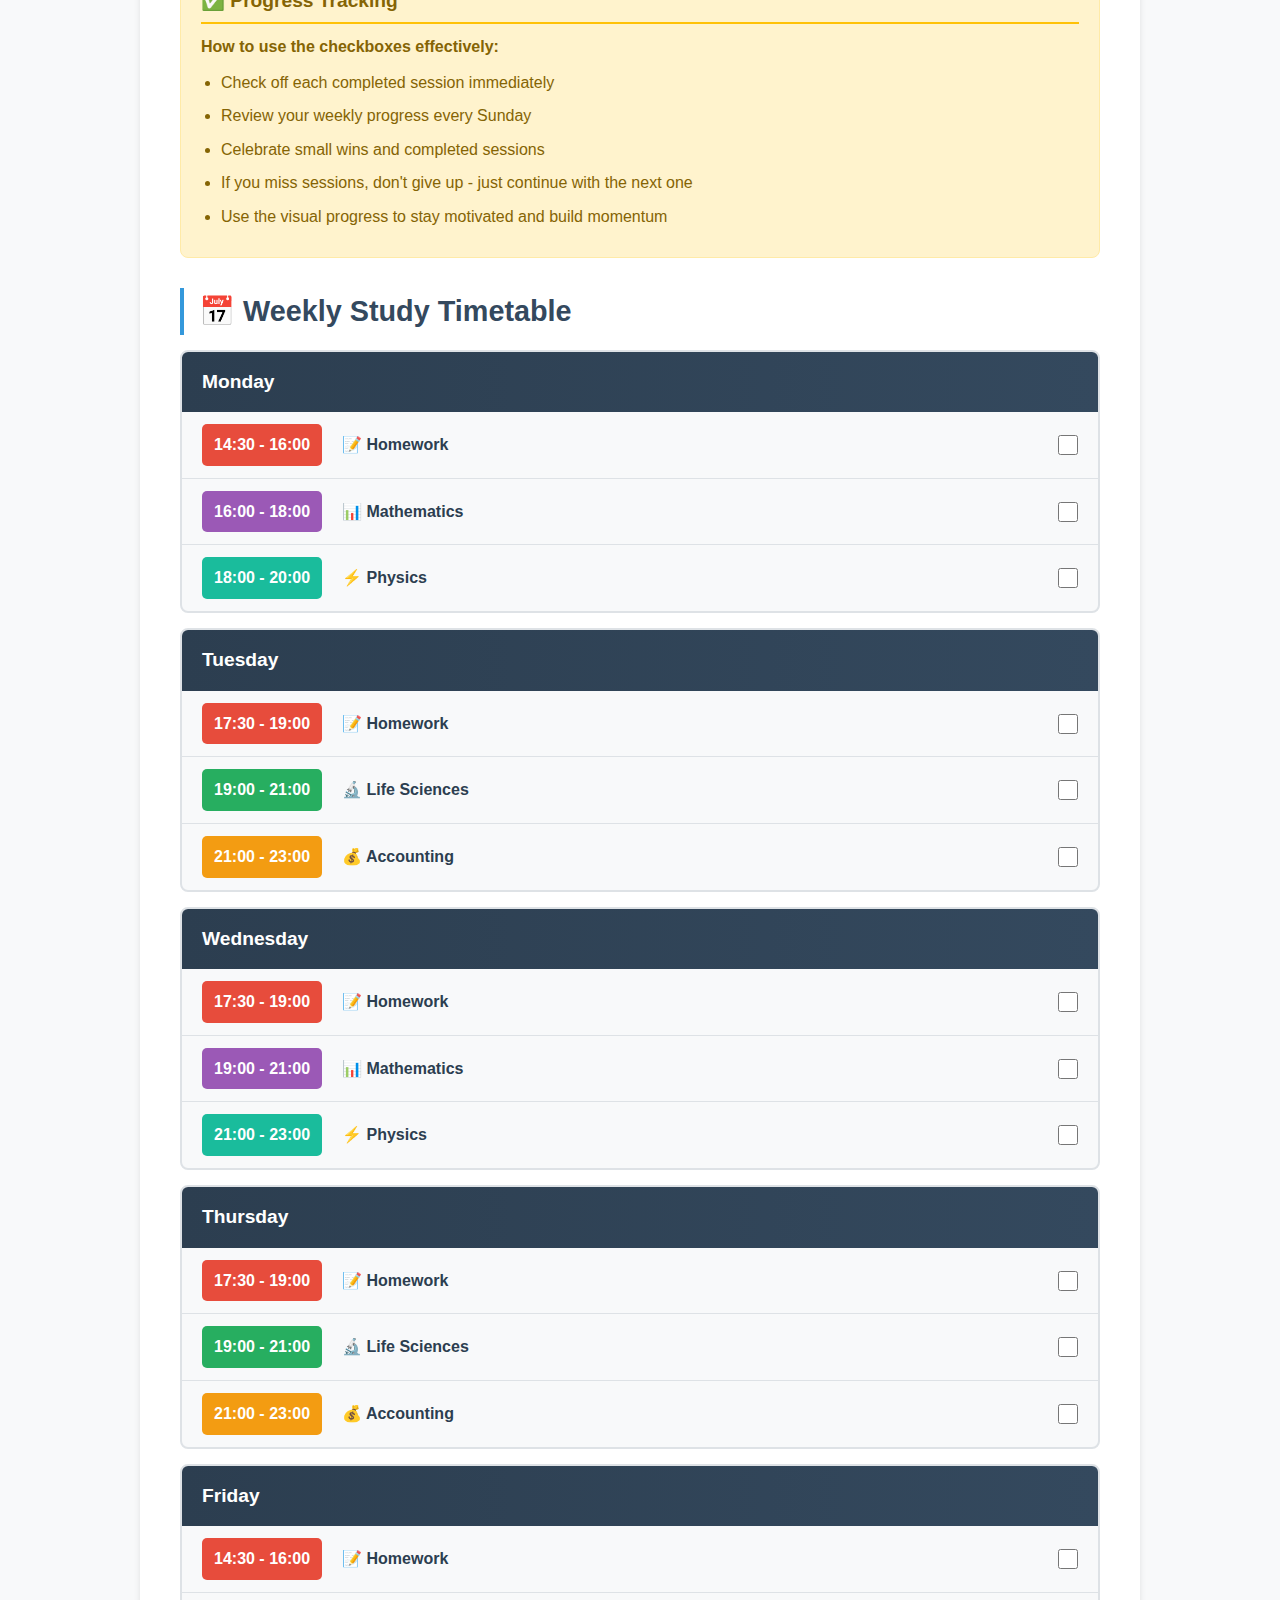
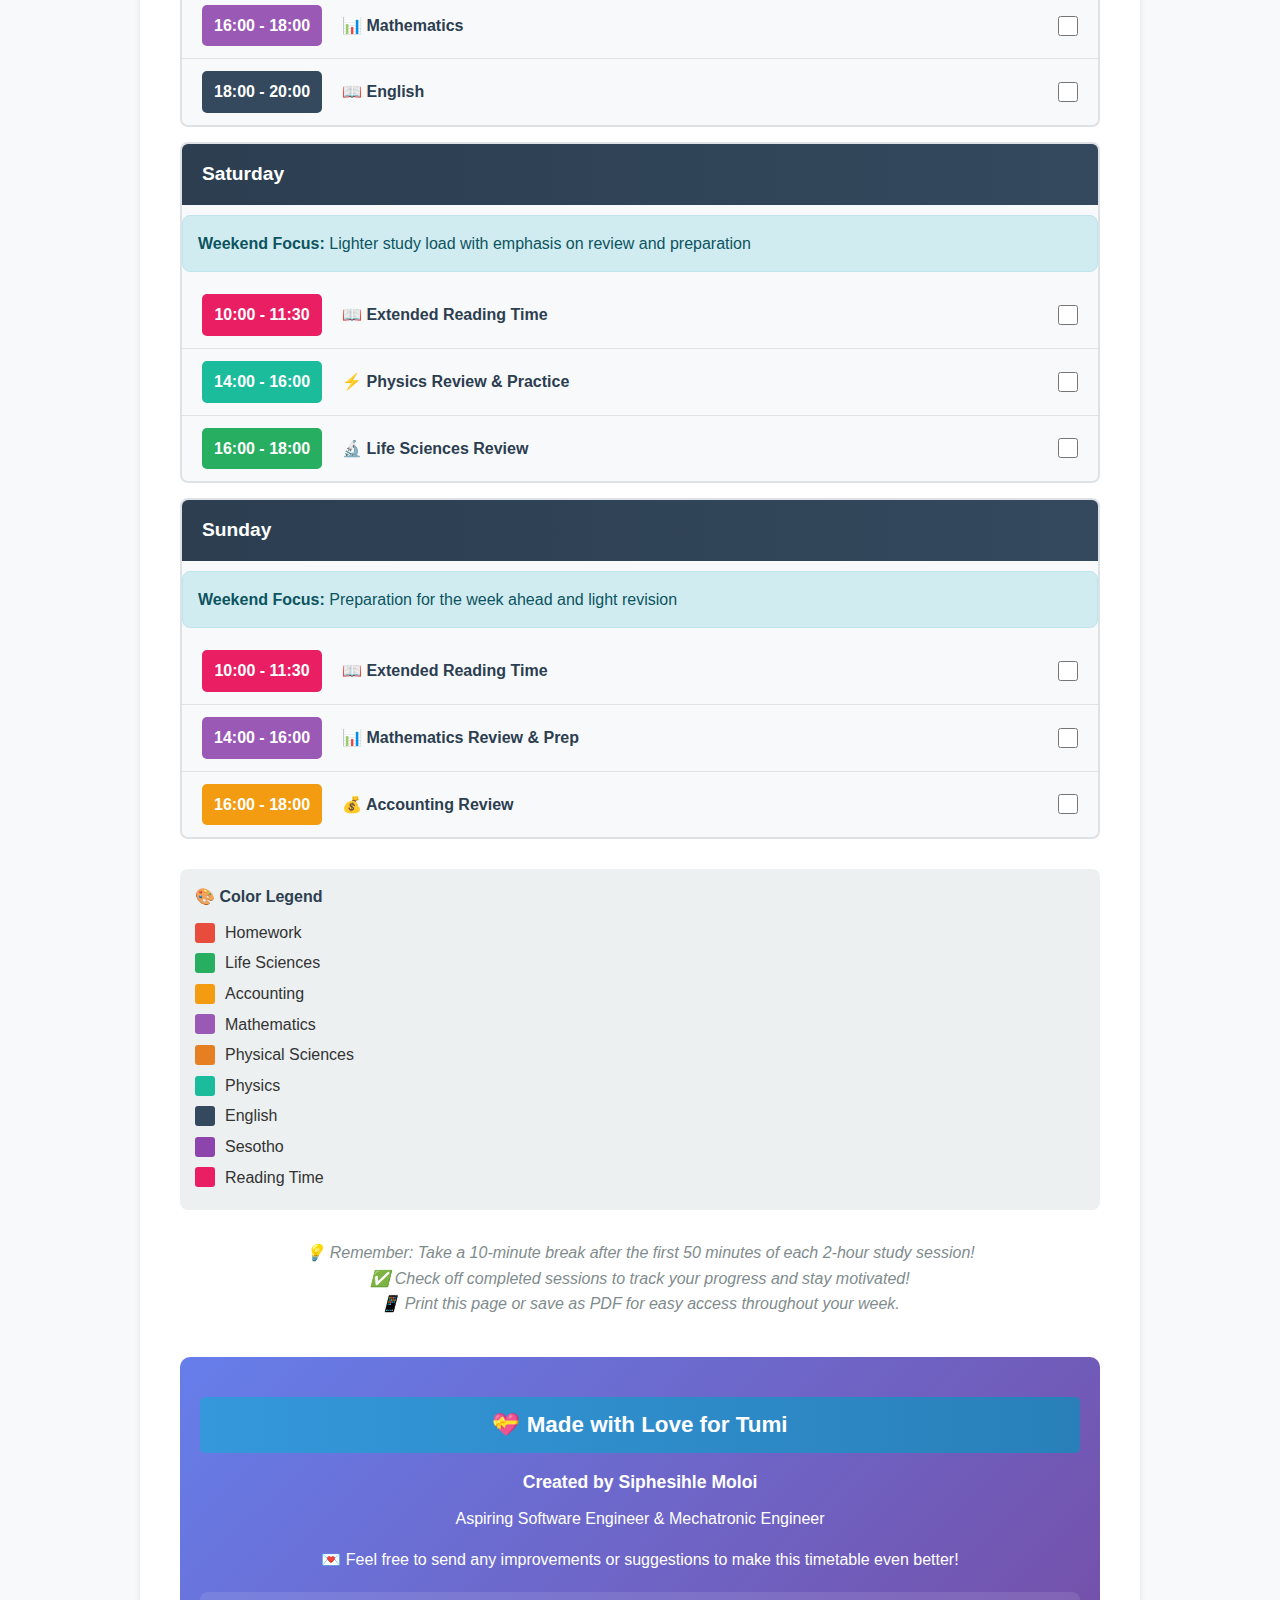
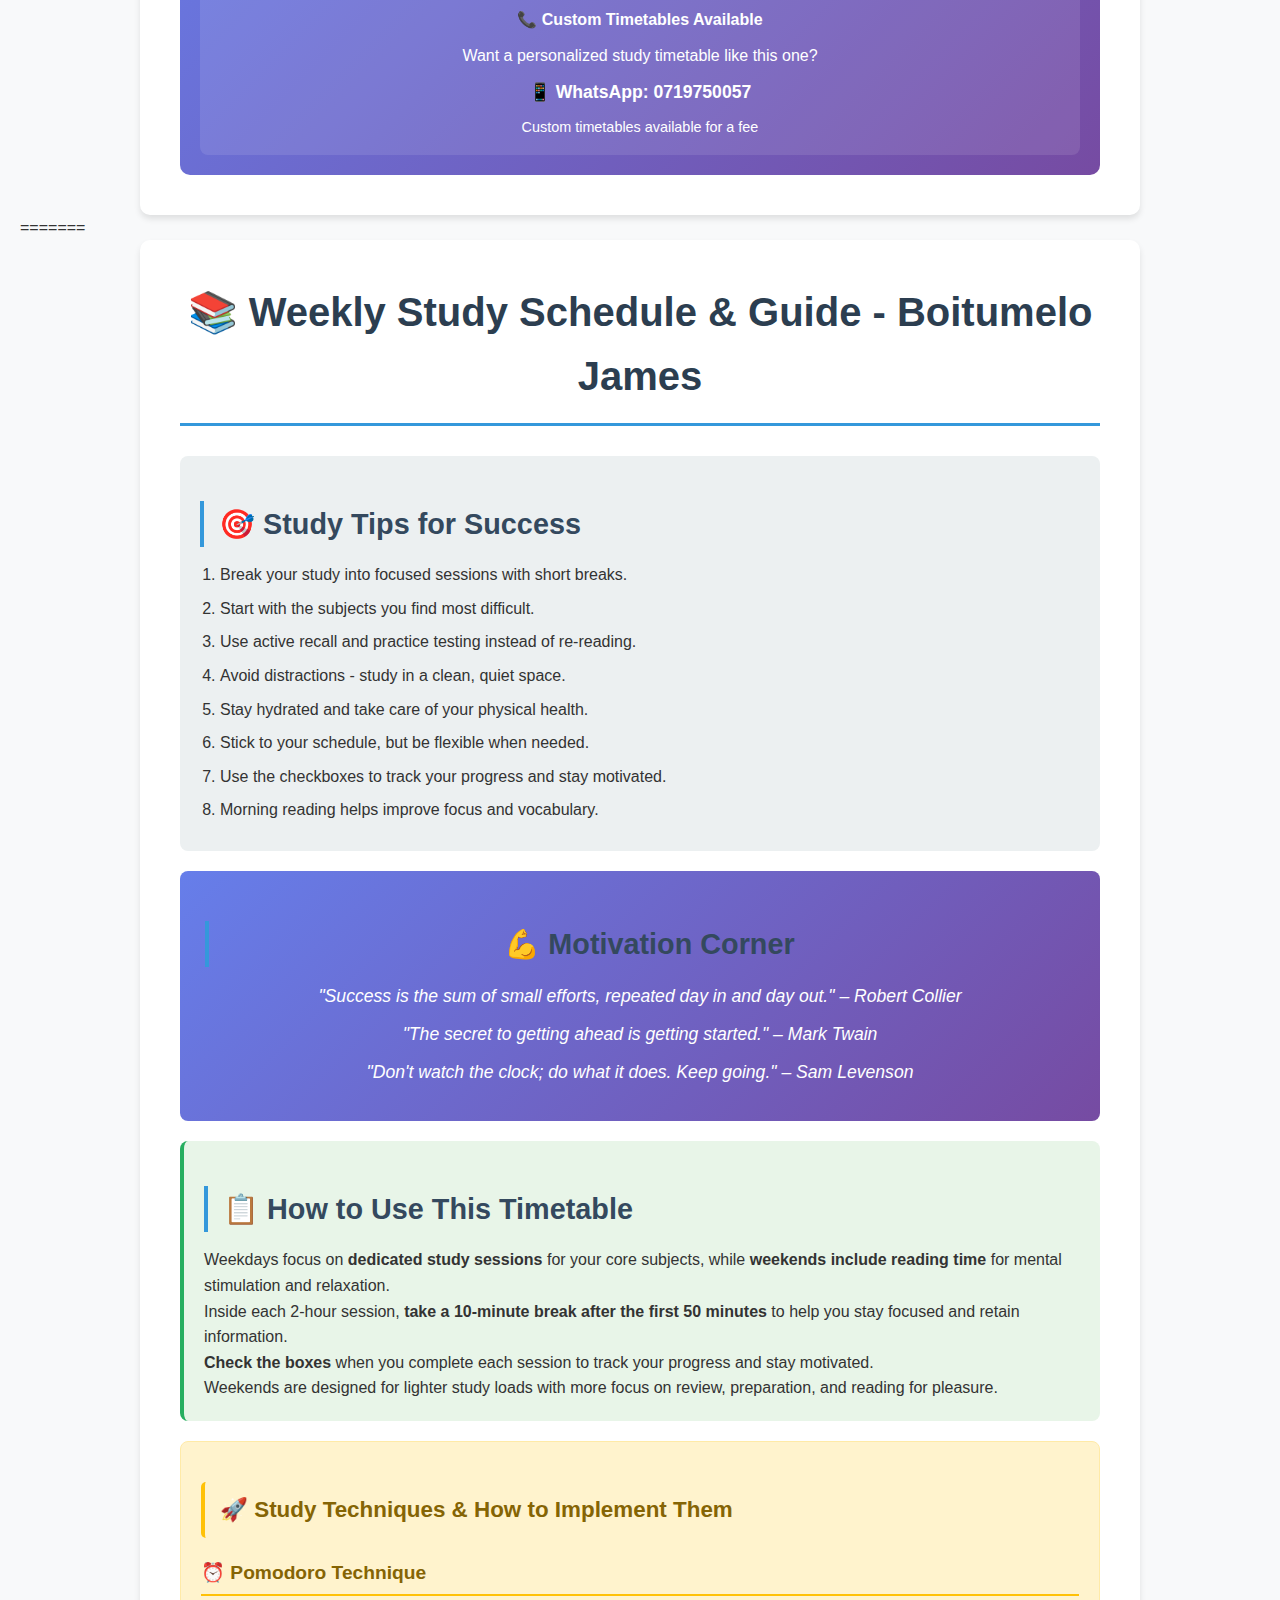
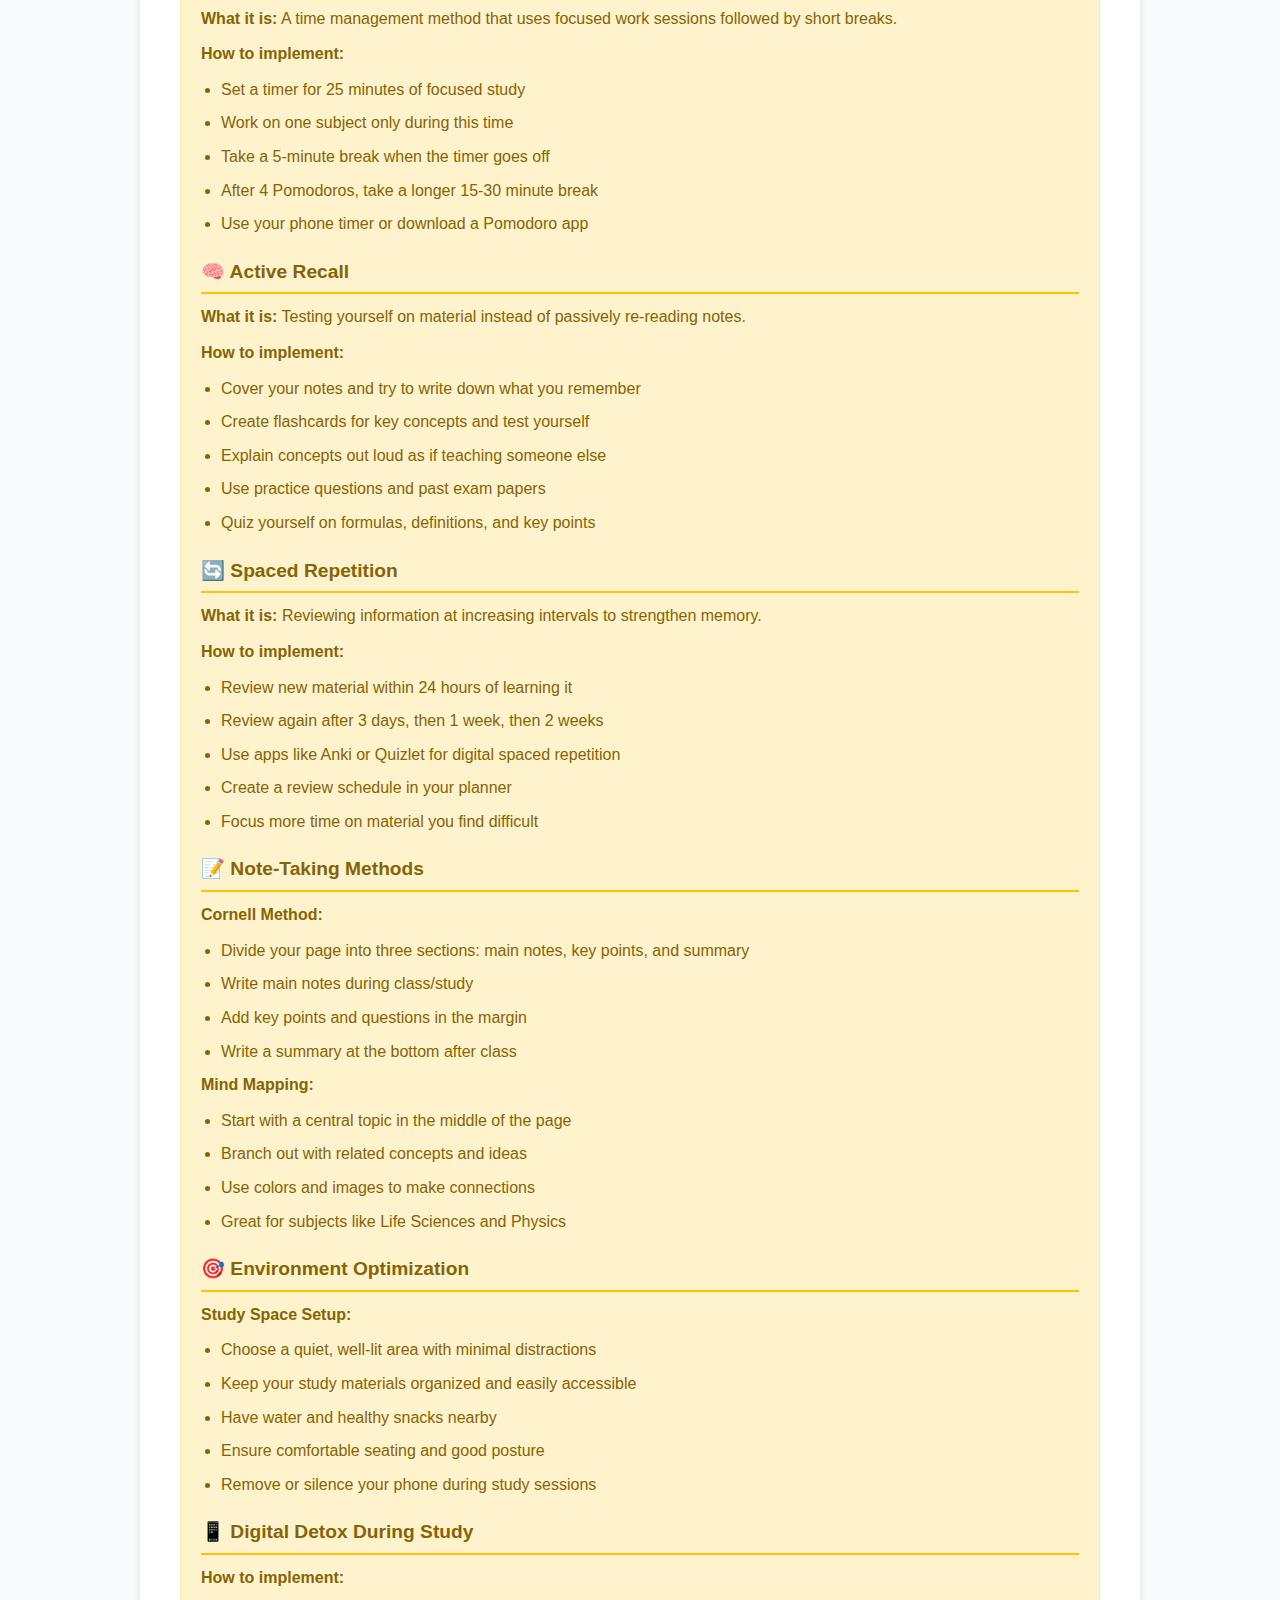
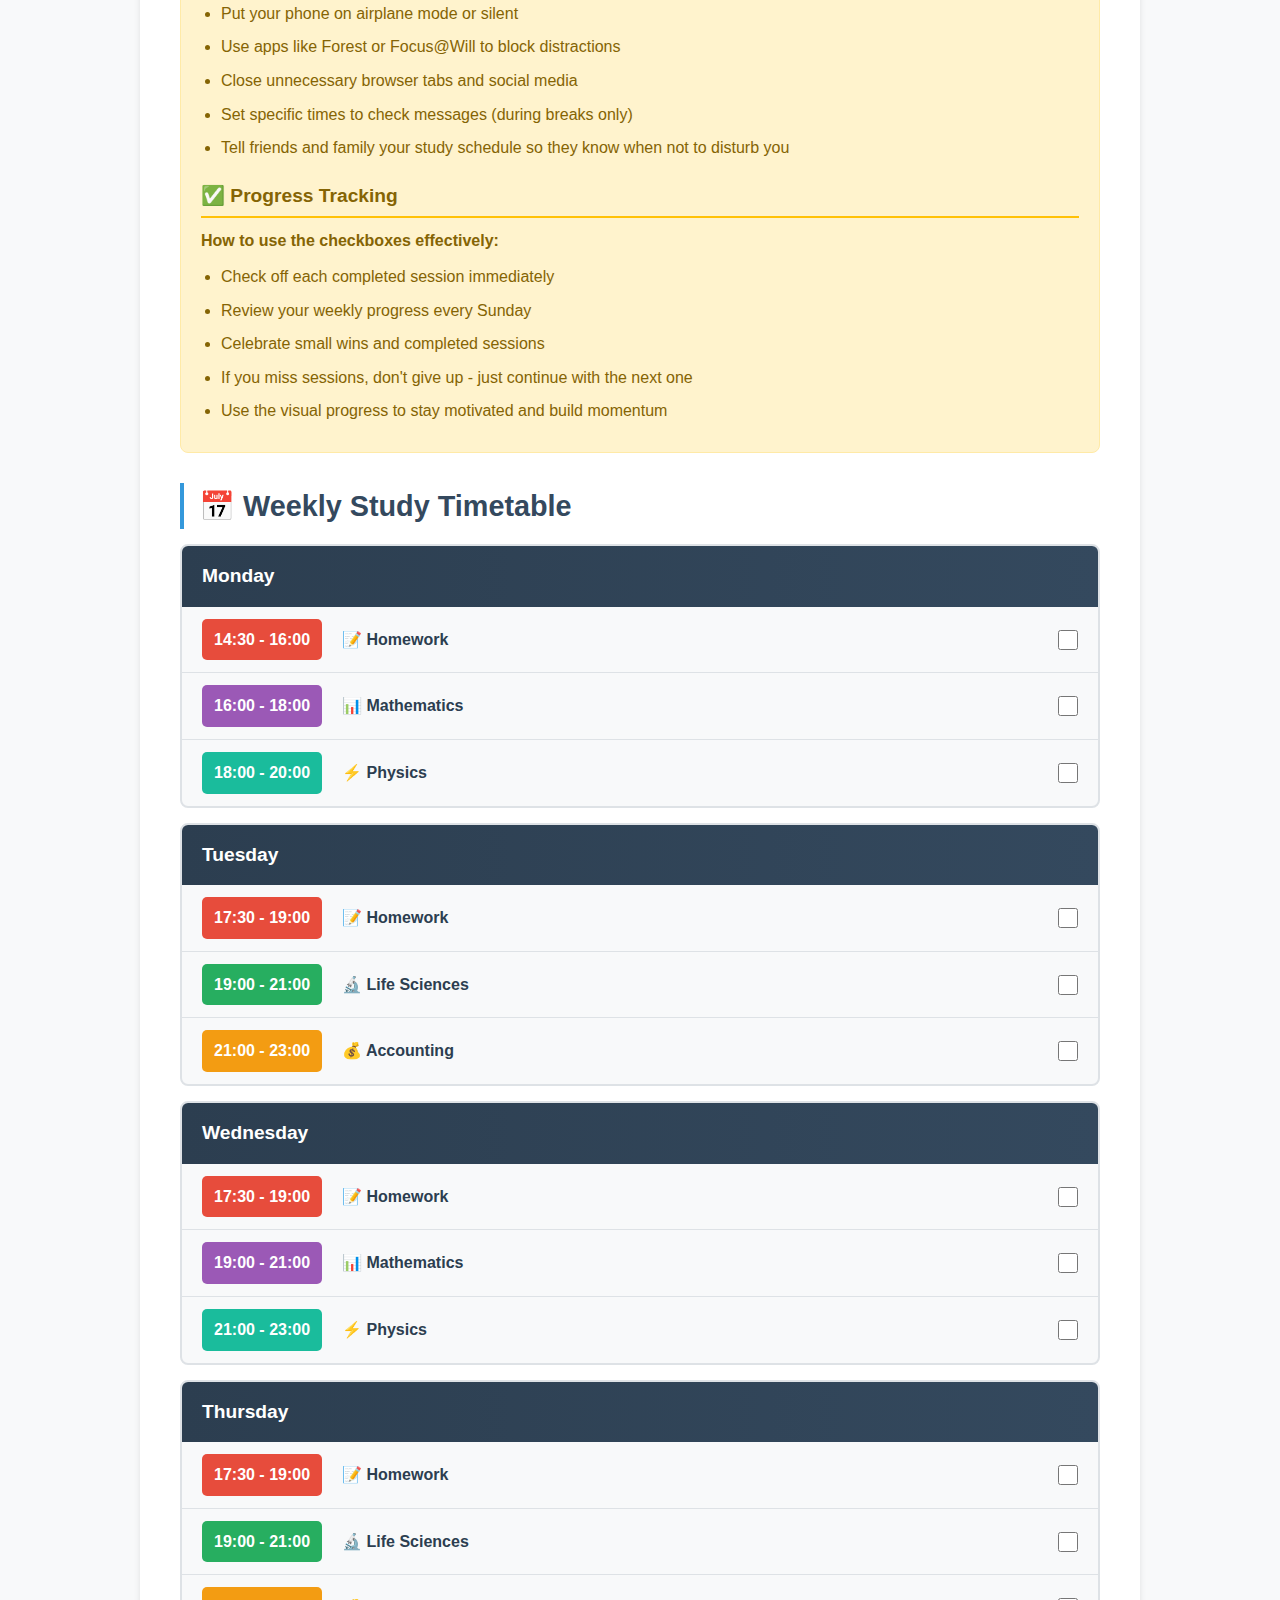
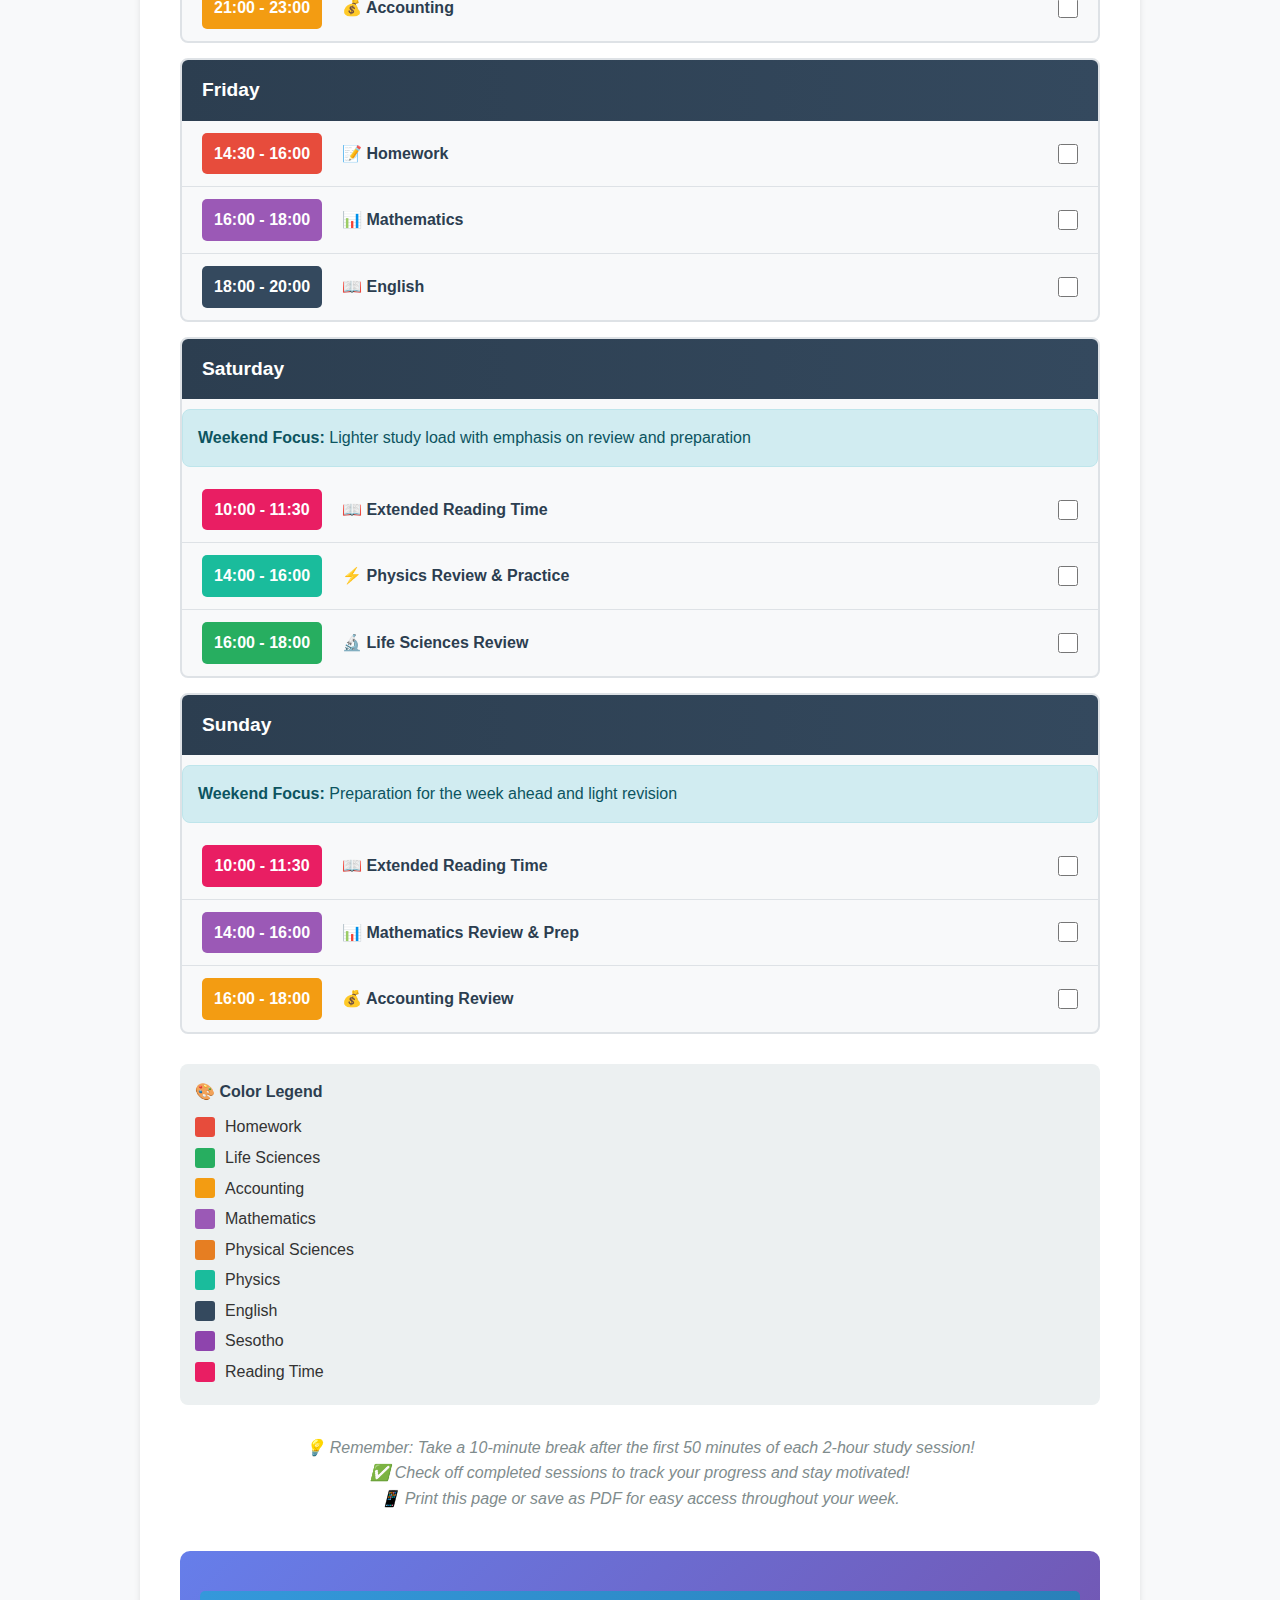
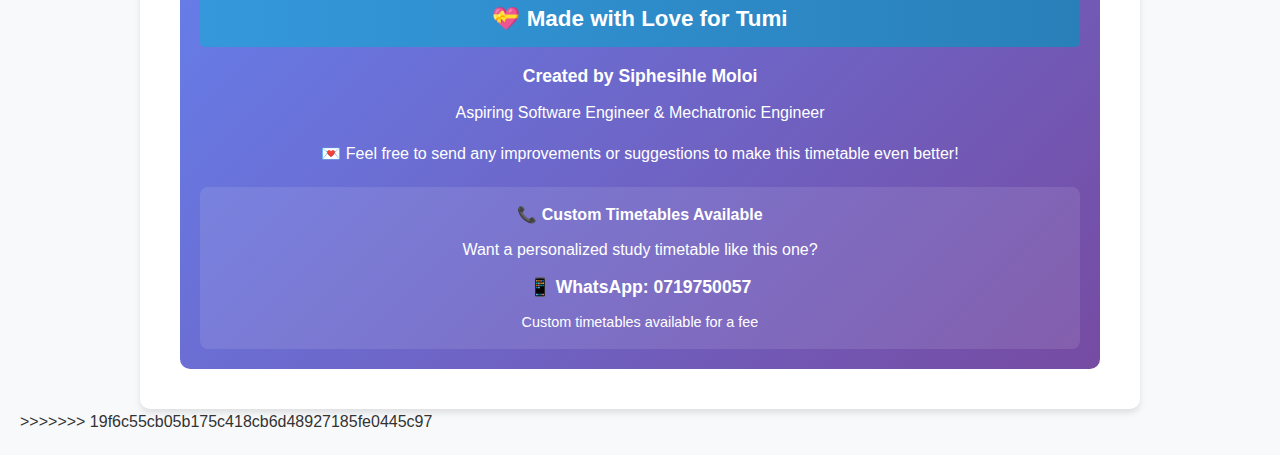
<file: weekly_study_timetable.html>
<<<<<<< HEAD
<!DOCTYPE html>
<html lang="en">
<head>
    <meta charset="UTF-8">
    <meta name="viewport" content="width=device-width, initial-scale=1.0">
    <title>Weekly Study Schedule & Guide</title>
    <style>
        * {
            margin: 0;
            padding: 0;
            box-sizing: border-box;
        }
        
        body {
            font-family: 'Segoe UI', Tahoma, Geneva, Verdana, sans-serif;
            line-height: 1.6;
            color: #333;
            background-color: #f8f9fa;
            padding: 20px;
        }
        
        .container {
            max-width: 1000px;
            margin: 0 auto;
            background: white;
            padding: 40px;
            border-radius: 10px;
            box-shadow: 0 4px 6px rgba(0, 0, 0, 0.1);
        }
        
        h1 {
            text-align: center;
            color: #2c3e50;
            font-size: 2.5em;
            margin-bottom: 30px;
            border-bottom: 3px solid #3498db;
            padding-bottom: 15px;
        }
        
        h2 {
            color: #34495e;
            font-size: 1.8em;
            margin: 25px 0 15px 0;
            border-left: 4px solid #3498db;
            padding-left: 15px;
        }
        
        h3 {
            color: #2c3e50;
            font-size: 1.4em;
            margin: 20px 0 10px 0;
            background: linear-gradient(90deg, #3498db, #2980b9);
            color: white;
            padding: 10px 15px;
            border-radius: 5px;
        }
        
        .tips-section {
            background: #ecf0f1;
            padding: 20px;
            border-radius: 8px;
            margin: 20px 0;
        }
        
        .tips-section ol {
            margin-left: 20px;
        }
        
        .tips-section li {
            margin-bottom: 8px;
        }
        
        .motivation-section {
            background: linear-gradient(135deg, #667eea 0%, #764ba2 100%);
            color: white;
            padding: 25px;
            border-radius: 8px;
            margin: 20px 0;
            text-align: center;
        }
        
        .motivation-section blockquote {
            font-style: italic;
            font-size: 1.1em;
            margin: 10px 0;
        }
        
        .usage-section {
            background: #e8f5e8;
            padding: 20px;
            border-radius: 8px;
            margin: 20px 0;
            border-left: 4px solid #27ae60;
        }
        
        .timetable {
            margin: 30px 0;
        }
        
        .day-schedule {
            background: #f8f9fa;
            border: 2px solid #dee2e6;
            border-radius: 8px;
            margin: 15px 0;
            overflow: hidden;
        }
        
        .day-header {
            background: linear-gradient(90deg, #2c3e50, #34495e);
            color: white;
            padding: 15px 20px;
            font-weight: bold;
            font-size: 1.2em;
        }
        
        .time-slot {
            display: flex;
            padding: 12px 20px;
            border-bottom: 1px solid #dee2e6;
            align-items: center;
        }
        
        .time-slot:last-child {
            border-bottom: none;
        }
        
        .time {
            background: #3498db;
            color: white;
            padding: 8px 12px;
            border-radius: 5px;
            font-weight: bold;
            min-width: 120px;
            text-align: center;
            margin-right: 20px;
        }
        
        .subject {
            font-weight: 600;
            color: #2c3e50;
            flex-grow: 1;
        }
        
        .checkbox {
            width: 20px;
            height: 20px;
            margin-left: 15px;
            cursor: pointer;
        }
        
        .homework {
            background: #e74c3c;
        }
        
        .life-sciences {
            background: #27ae60;
        }
        
        .accounting {
            background: #f39c12;
        }
        
        .mathematics {
            background: #9b59b6;
        }
        
        .physical-sciences {
            background: #e67e22;
        }
        
        .physics {
            background: #1abc9c;
        }
        
        .english {
            background: #34495e;
        }
        
        .sesotho {
            background: #8e44ad;
        }
        
        .reading {
            background: #e91e63;
        }
        
        .break-note {
            font-size: 0.9em;
            color: #7f8c8d;
            font-style: italic;
            margin-top: 5px;
        }
        
        .legend {
            background: #ecf0f1;
            padding: 15px;
            border-radius: 8px;
            margin: 20px 0;
        }
        
        .legend h4 {
            margin-bottom: 10px;
            color: #2c3e50;
        }
        
        .legend-item {
            display: flex;
            align-items: center;
            margin: 5px 0;
        }
        
        .legend-color {
            width: 20px;
            height: 20px;
            border-radius: 3px;
            margin-right: 10px;
        }
        
        .productivity-tips {
            background: #fff3cd;
            border: 1px solid #ffeaa7;
            border-radius: 8px;
            padding: 20px;
            margin: 20px 0;
        }
        
        .productivity-tips h3 {
            color: #856404;
            background: #fff3cd;
            border-left: 4px solid #ffc107;
        }
        
        .productivity-tips ul {
            margin-left: 20px;
        }
        
        .productivity-tips li {
            margin-bottom: 8px;
            color: #856404;
        }
        
        .productivity-tips h4 {
            color: #856404;
            font-size: 1.2em;
            margin: 20px 0 10px 0;
            border-bottom: 2px solid #ffc107;
            padding-bottom: 5px;
        }
        
        .productivity-tips p {
            color: #856404;
            margin-bottom: 10px;
        }
        
        .weekend-note {
            background: #d1ecf1;
            border: 1px solid #bee5eb;
            border-radius: 8px;
            padding: 15px;
            margin: 10px 0;
            color: #0c5460;
        }
        
        @media print {
            body {
                background: white;
                padding: 0;
            }
            
            .container {
                box-shadow: none;
                padding: 20px;
            }
            
            .checkbox {
                -webkit-appearance: checkbox;
                appearance: checkbox;
            }
        }
    </style>
</head>
<body>
    <div class="container">
        <h1>📚 Weekly Study Schedule & Guide - Boitumelo James</h1>
        
        <div class="tips-section">
            <h2>🎯 Study Tips for Success</h2>
            <ol>
                <li>Break your study into focused sessions with short breaks.</li>
                <li>Start with the subjects you find most difficult.</li>
                <li>Use active recall and practice testing instead of re-reading.</li>
                <li>Avoid distractions - study in a clean, quiet space.</li>
                <li>Stay hydrated and take care of your physical health.</li>
                <li>Stick to your schedule, but be flexible when needed.</li>
                <li>Use the checkboxes to track your progress and stay motivated.</li>
                <li>Morning reading helps improve focus and vocabulary.</li>
            </ol>
        </div>
        
        <div class="motivation-section">
            <h2>💪 Motivation Corner</h2>
            <blockquote>"Success is the sum of small efforts, repeated day in and day out." – Robert Collier</blockquote>
            <blockquote>"The secret to getting ahead is getting started." – Mark Twain</blockquote>
            <blockquote>"Don't watch the clock; do what it does. Keep going." – Sam Levenson</blockquote>
        </div>
        
        <div class="usage-section">
            <h2>📋 How to Use This Timetable</h2>
            <p>Weekdays focus on <strong>dedicated study sessions</strong> for your core subjects, while <strong>weekends include reading time</strong> for mental stimulation and relaxation.</p>
            <p>Inside each 2-hour session, <strong>take a 10-minute break after the first 50 minutes</strong> to help you stay focused and retain information.</p>
            <p><strong>Check the boxes</strong> when you complete each session to track your progress and stay motivated.</p>
            <p>Weekends are designed for lighter study loads with more focus on review, preparation, and reading for pleasure.</p>
        </div>
        
        <div class="productivity-tips">
            <h3>🚀 Study Techniques & How to Implement Them</h3>
            
            <h4>⏰ Pomodoro Technique</h4>
            <p><strong>What it is:</strong> A time management method that uses focused work sessions followed by short breaks.</p>
            <p><strong>How to implement:</strong></p>
            <ul>
                <li>Set a timer for 25 minutes of focused study</li>
                <li>Work on one subject only during this time</li>
                <li>Take a 5-minute break when the timer goes off</li>
                <li>After 4 Pomodoros, take a longer 15-30 minute break</li>
                <li>Use your phone timer or download a Pomodoro app</li>
            </ul>
            
            <h4>🧠 Active Recall</h4>
            <p><strong>What it is:</strong> Testing yourself on material instead of passively re-reading notes.</p>
            <p><strong>How to implement:</strong></p>
            <ul>
                <li>Cover your notes and try to write down what you remember</li>
                <li>Create flashcards for key concepts and test yourself</li>
                <li>Explain concepts out loud as if teaching someone else</li>
                <li>Use practice questions and past exam papers</li>
                <li>Quiz yourself on formulas, definitions, and key points</li>
            </ul>
            
            <h4>🔄 Spaced Repetition</h4>
            <p><strong>What it is:</strong> Reviewing information at increasing intervals to strengthen memory.</p>
            <p><strong>How to implement:</strong></p>
            <ul>
                <li>Review new material within 24 hours of learning it</li>
                <li>Review again after 3 days, then 1 week, then 2 weeks</li>
                <li>Use apps like Anki or Quizlet for digital spaced repetition</li>
                <li>Create a review schedule in your planner</li>
                <li>Focus more time on material you find difficult</li>
            </ul>
            
            <h4>📝 Note-Taking Methods</h4>
            <p><strong>Cornell Method:</strong></p>
            <ul>
                <li>Divide your page into three sections: main notes, key points, and summary</li>
                <li>Write main notes during class/study</li>
                <li>Add key points and questions in the margin</li>
                <li>Write a summary at the bottom after class</li>
            </ul>
            
            <p><strong>Mind Mapping:</strong></p>
            <ul>
                <li>Start with a central topic in the middle of the page</li>
                <li>Branch out with related concepts and ideas</li>
                <li>Use colors and images to make connections</li>
                <li>Great for subjects like Life Sciences and Physics</li>
            </ul>
            
            <h4>🎯 Environment Optimization</h4>
            <p><strong>Study Space Setup:</strong></p>
            <ul>
                <li>Choose a quiet, well-lit area with minimal distractions</li>
                <li>Keep your study materials organized and easily accessible</li>
                <li>Have water and healthy snacks nearby</li>
                <li>Ensure comfortable seating and good posture</li>
                <li>Remove or silence your phone during study sessions</li>
            </ul>
            
            <h4>📱 Digital Detox During Study</h4>
            <p><strong>How to implement:</strong></p>
            <ul>
                <li>Put your phone on airplane mode or silent</li>
                <li>Use apps like Forest or Focus@Will to block distractions</li>
                <li>Close unnecessary browser tabs and social media</li>
                <li>Set specific times to check messages (during breaks only)</li>
                <li>Tell friends and family your study schedule so they know when not to disturb you</li>
            </ul>
            
            <h4>✅ Progress Tracking</h4>
            <p><strong>How to use the checkboxes effectively:</strong></p>
            <ul>
                <li>Check off each completed session immediately</li>
                <li>Review your weekly progress every Sunday</li>
                <li>Celebrate small wins and completed sessions</li>
                <li>If you miss sessions, don't give up - just continue with the next one</li>
                <li>Use the visual progress to stay motivated and build momentum</li>
            </ul>
        </div>
        
        <div class="timetable">
            <h2>📅 Weekly Study Timetable</h2>
            
            <div class="day-schedule">
                <div class="day-header">Monday</div>
                <div class="time-slot">
                    <div class="time homework">14:30 - 16:00</div>
                    <div class="subject">📝 Homework</div>
                    <input type="checkbox" class="checkbox">
                </div>
                <div class="time-slot">
                    <div class="time mathematics">16:00 - 18:00</div>
                    <div class="subject">📊 Mathematics</div>
                    <input type="checkbox" class="checkbox">
                </div>
                <div class="time-slot">
                    <div class="time physics">18:00 - 20:00</div>
                    <div class="subject">⚡ Physics</div>
                    <input type="checkbox" class="checkbox">
                </div>
            </div>
            
            <div class="day-schedule">
                <div class="day-header">Tuesday</div>
                <div class="time-slot">
                    <div class="time homework">17:30 - 19:00</div>
                    <div class="subject">📝 Homework</div>
                    <input type="checkbox" class="checkbox">
                </div>
                <div class="time-slot">
                    <div class="time life-sciences">19:00 - 21:00</div>
                    <div class="subject">🔬 Life Sciences</div>
                    <input type="checkbox" class="checkbox">
                </div>
                <div class="time-slot">
                    <div class="time accounting">21:00 - 23:00</div>
                    <div class="subject">💰 Accounting</div>
                    <input type="checkbox" class="checkbox">
                </div>
            </div>
            
            <div class="day-schedule">
                <div class="day-header">Wednesday</div>
                <div class="time-slot">
                    <div class="time homework">17:30 - 19:00</div>
                    <div class="subject">📝 Homework</div>
                    <input type="checkbox" class="checkbox">
                </div>
                <div class="time-slot">
                    <div class="time mathematics">19:00 - 21:00</div>
                    <div class="subject">📊 Mathematics</div>
                    <input type="checkbox" class="checkbox">
                </div>
                <div class="time-slot">
                    <div class="time physics">21:00 - 23:00</div>
                    <div class="subject">⚡ Physics</div>
                    <input type="checkbox" class="checkbox">
                </div>
            </div>
            
            <div class="day-schedule">
                <div class="day-header">Thursday</div>
                <div class="time-slot">
                    <div class="time homework">17:30 - 19:00</div>
                    <div class="subject">📝 Homework</div>
                    <input type="checkbox" class="checkbox">
                </div>
                <div class="time-slot">
                    <div class="time life-sciences">19:00 - 21:00</div>
                    <div class="subject">🔬 Life Sciences</div>
                    <input type="checkbox" class="checkbox">
                </div>
                <div class="time-slot">
                    <div class="time accounting">21:00 - 23:00</div>
                    <div class="subject">💰 Accounting</div>
                    <input type="checkbox" class="checkbox">
                </div>
            </div>
            
            <div class="day-schedule">
                <div class="day-header">Friday</div>
                <div class="time-slot">
                    <div class="time homework">14:30 - 16:00</div>
                    <div class="subject">📝 Homework</div>
                    <input type="checkbox" class="checkbox">
                </div>
                <div class="time-slot">
                    <div class="time mathematics">16:00 - 18:00</div>
                    <div class="subject">📊 Mathematics</div>
                    <input type="checkbox" class="checkbox">
                </div>
                <div class="time-slot">
                    <div class="time english">18:00 - 20:00</div>
                    <div class="subject">📖 English</div>
                    <input type="checkbox" class="checkbox">
                </div>
            </div>
            
            <div class="day-schedule">
                <div class="day-header">Saturday</div>
                <div class="weekend-note">
                    <strong>Weekend Focus:</strong> Lighter study load with emphasis on review and preparation
                </div>
                <div class="time-slot">
                    <div class="time reading">10:00 - 11:30</div>
                    <div class="subject">📖 Extended Reading Time</div>
                    <input type="checkbox" class="checkbox">
                </div>
                <div class="time-slot">
                    <div class="time physics">14:00 - 16:00</div>
                    <div class="subject">⚡ Physics Review & Practice</div>
                    <input type="checkbox" class="checkbox">
                </div>
                <div class="time-slot">
                    <div class="time life-sciences">16:00 - 18:00</div>
                    <div class="subject">🔬 Life Sciences Review</div>
                    <input type="checkbox" class="checkbox">
                </div>
            </div>
            
            <div class="day-schedule">
                <div class="day-header">Sunday</div>
                <div class="weekend-note">
                    <strong>Weekend Focus:</strong> Preparation for the week ahead and light revision
                </div>
                <div class="time-slot">
                    <div class="time reading">10:00 - 11:30</div>
                    <div class="subject">📖 Extended Reading Time</div>
                    <input type="checkbox" class="checkbox">
                </div>
                <div class="time-slot">
                    <div class="time mathematics">14:00 - 16:00</div>
                    <div class="subject">📊 Mathematics Review & Prep</div>
                    <input type="checkbox" class="checkbox">
                </div>
                <div class="time-slot">
                    <div class="time accounting">16:00 - 18:00</div>
                    <div class="subject">💰 Accounting Review</div>
                    <input type="checkbox" class="checkbox">
                </div>
            </div>
        </div>
        
        <div class="legend">
            <h4>🎨 Color Legend</h4>
            <div class="legend-item">
                <div class="legend-color" style="background: #e74c3c;"></div>
                <span>Homework</span>
            </div>
            <div class="legend-item">
                <div class="legend-color" style="background: #27ae60;"></div>
                <span>Life Sciences</span>
            </div>
            <div class="legend-item">
                <div class="legend-color" style="background: #f39c12;"></div>
                <span>Accounting</span>
            </div>
            <div class="legend-item">
                <div class="legend-color" style="background: #9b59b6;"></div>
                <span>Mathematics</span>
            </div>
            <div class="legend-item">
                <div class="legend-color" style="background: #e67e22;"></div>
                <span>Physical Sciences</span>
            </div>
            <div class="legend-item">
                <div class="legend-color" style="background: #1abc9c;"></div>
                <span>Physics</span>
            </div>
            <div class="legend-item">
                <div class="legend-color" style="background: #34495e;"></div>
                <span>English</span>
            </div>
            <div class="legend-item">
                <div class="legend-color" style="background: #8e44ad;"></div>
                <span>Sesotho</span>
            </div>
            <div class="legend-item">
                <div class="legend-color" style="background: #e91e63;"></div>
                <span>Reading Time</span>
            </div>
        </div>
        
        <div style="text-align: center; margin-top: 30px; color: #7f8c8d; font-style: italic;">
            <p>💡 Remember: Take a 10-minute break after the first 50 minutes of each 2-hour study session!</p>
            <p>✅ Check off completed sessions to track your progress and stay motivated!</p>
            <p>📱 Print this page or save as PDF for easy access throughout your week.</p>
        </div>
        
        <div style="text-align: center; margin-top: 40px; padding: 20px; background: linear-gradient(135deg, #667eea 0%, #764ba2 100%); color: white; border-radius: 10px;">
            <h3 style="margin-bottom: 15px;">💝 Made with Love for Tumi</h3>
            <p style="font-size: 1.1em; margin-bottom: 10px;"><strong>Created by Siphesihle Moloi</strong></p>
            <p style="margin-bottom: 15px;">Aspiring Software Engineer & Mechatronic Engineer</p>
            <p style="margin-bottom: 20px;">💌 Feel free to send any improvements or suggestions to make this timetable even better!</p>
            
            <div style="background: rgba(255,255,255,0.1); padding: 15px; border-radius: 8px; margin-top: 15px;">
                <h4 style="margin-bottom: 10px;">📞 Custom Timetables Available</h4>
                <p style="margin-bottom: 10px;">Want a personalized study timetable like this one?</p>
                <p style="font-weight: bold; font-size: 1.1em;">📱 WhatsApp: 0719750057</p>
                <p style="font-size: 0.9em; margin-top: 10px;">Custom timetables available for a fee</p>
            </div>
        </div>
    </div>
</body>
=======
<!DOCTYPE html>
<html lang="en">
<head>
    <meta charset="UTF-8">
    <meta name="viewport" content="width=device-width, initial-scale=1.0">
    <title>Weekly Study Schedule & Guide</title>
    <style>
        * {
            margin: 0;
            padding: 0;
            box-sizing: border-box;
        }
        
        body {
            font-family: 'Segoe UI', Tahoma, Geneva, Verdana, sans-serif;
            line-height: 1.6;
            color: #333;
            background-color: #f8f9fa;
            padding: 20px;
        }
        
        .container {
            max-width: 1000px;
            margin: 0 auto;
            background: white;
            padding: 40px;
            border-radius: 10px;
            box-shadow: 0 4px 6px rgba(0, 0, 0, 0.1);
        }
        
        h1 {
            text-align: center;
            color: #2c3e50;
            font-size: 2.5em;
            margin-bottom: 30px;
            border-bottom: 3px solid #3498db;
            padding-bottom: 15px;
        }
        
        h2 {
            color: #34495e;
            font-size: 1.8em;
            margin: 25px 0 15px 0;
            border-left: 4px solid #3498db;
            padding-left: 15px;
        }
        
        h3 {
            color: #2c3e50;
            font-size: 1.4em;
            margin: 20px 0 10px 0;
            background: linear-gradient(90deg, #3498db, #2980b9);
            color: white;
            padding: 10px 15px;
            border-radius: 5px;
        }
        
        .tips-section {
            background: #ecf0f1;
            padding: 20px;
            border-radius: 8px;
            margin: 20px 0;
        }
        
        .tips-section ol {
            margin-left: 20px;
        }
        
        .tips-section li {
            margin-bottom: 8px;
        }
        
        .motivation-section {
            background: linear-gradient(135deg, #667eea 0%, #764ba2 100%);
            color: white;
            padding: 25px;
            border-radius: 8px;
            margin: 20px 0;
            text-align: center;
        }
        
        .motivation-section blockquote {
            font-style: italic;
            font-size: 1.1em;
            margin: 10px 0;
        }
        
        .usage-section {
            background: #e8f5e8;
            padding: 20px;
            border-radius: 8px;
            margin: 20px 0;
            border-left: 4px solid #27ae60;
        }
        
        .timetable {
            margin: 30px 0;
        }
        
        .day-schedule {
            background: #f8f9fa;
            border: 2px solid #dee2e6;
            border-radius: 8px;
            margin: 15px 0;
            overflow: hidden;
        }
        
        .day-header {
            background: linear-gradient(90deg, #2c3e50, #34495e);
            color: white;
            padding: 15px 20px;
            font-weight: bold;
            font-size: 1.2em;
        }
        
        .time-slot {
            display: flex;
            padding: 12px 20px;
            border-bottom: 1px solid #dee2e6;
            align-items: center;
        }
        
        .time-slot:last-child {
            border-bottom: none;
        }
        
        .time {
            background: #3498db;
            color: white;
            padding: 8px 12px;
            border-radius: 5px;
            font-weight: bold;
            min-width: 120px;
            text-align: center;
            margin-right: 20px;
        }
        
        .subject {
            font-weight: 600;
            color: #2c3e50;
            flex-grow: 1;
        }
        
        .checkbox {
            width: 20px;
            height: 20px;
            margin-left: 15px;
            cursor: pointer;
        }
        
        .homework {
            background: #e74c3c;
        }
        
        .life-sciences {
            background: #27ae60;
        }
        
        .accounting {
            background: #f39c12;
        }
        
        .mathematics {
            background: #9b59b6;
        }
        
        .physical-sciences {
            background: #e67e22;
        }
        
        .physics {
            background: #1abc9c;
        }
        
        .english {
            background: #34495e;
        }
        
        .sesotho {
            background: #8e44ad;
        }
        
        .reading {
            background: #e91e63;
        }
        
        .break-note {
            font-size: 0.9em;
            color: #7f8c8d;
            font-style: italic;
            margin-top: 5px;
        }
        
        .legend {
            background: #ecf0f1;
            padding: 15px;
            border-radius: 8px;
            margin: 20px 0;
        }
        
        .legend h4 {
            margin-bottom: 10px;
            color: #2c3e50;
        }
        
        .legend-item {
            display: flex;
            align-items: center;
            margin: 5px 0;
        }
        
        .legend-color {
            width: 20px;
            height: 20px;
            border-radius: 3px;
            margin-right: 10px;
        }
        
        .productivity-tips {
            background: #fff3cd;
            border: 1px solid #ffeaa7;
            border-radius: 8px;
            padding: 20px;
            margin: 20px 0;
        }
        
        .productivity-tips h3 {
            color: #856404;
            background: #fff3cd;
            border-left: 4px solid #ffc107;
        }
        
        .productivity-tips ul {
            margin-left: 20px;
        }
        
        .productivity-tips li {
            margin-bottom: 8px;
            color: #856404;
        }
        
        .productivity-tips h4 {
            color: #856404;
            font-size: 1.2em;
            margin: 20px 0 10px 0;
            border-bottom: 2px solid #ffc107;
            padding-bottom: 5px;
        }
        
        .productivity-tips p {
            color: #856404;
            margin-bottom: 10px;
        }
        
        .weekend-note {
            background: #d1ecf1;
            border: 1px solid #bee5eb;
            border-radius: 8px;
            padding: 15px;
            margin: 10px 0;
            color: #0c5460;
        }
        
        @media print {
            body {
                background: white;
                padding: 0;
            }
            
            .container {
                box-shadow: none;
                padding: 20px;
            }
            
            .checkbox {
                -webkit-appearance: checkbox;
                appearance: checkbox;
            }
        }
    </style>
</head>
<body>
    <div class="container">
        <h1>📚 Weekly Study Schedule & Guide - Boitumelo James</h1>
        
        <div class="tips-section">
            <h2>🎯 Study Tips for Success</h2>
            <ol>
                <li>Break your study into focused sessions with short breaks.</li>
                <li>Start with the subjects you find most difficult.</li>
                <li>Use active recall and practice testing instead of re-reading.</li>
                <li>Avoid distractions - study in a clean, quiet space.</li>
                <li>Stay hydrated and take care of your physical health.</li>
                <li>Stick to your schedule, but be flexible when needed.</li>
                <li>Use the checkboxes to track your progress and stay motivated.</li>
                <li>Morning reading helps improve focus and vocabulary.</li>
            </ol>
        </div>
        
        <div class="motivation-section">
            <h2>💪 Motivation Corner</h2>
            <blockquote>"Success is the sum of small efforts, repeated day in and day out." – Robert Collier</blockquote>
            <blockquote>"The secret to getting ahead is getting started." – Mark Twain</blockquote>
            <blockquote>"Don't watch the clock; do what it does. Keep going." – Sam Levenson</blockquote>
        </div>
        
        <div class="usage-section">
            <h2>📋 How to Use This Timetable</h2>
            <p>Weekdays focus on <strong>dedicated study sessions</strong> for your core subjects, while <strong>weekends include reading time</strong> for mental stimulation and relaxation.</p>
            <p>Inside each 2-hour session, <strong>take a 10-minute break after the first 50 minutes</strong> to help you stay focused and retain information.</p>
            <p><strong>Check the boxes</strong> when you complete each session to track your progress and stay motivated.</p>
            <p>Weekends are designed for lighter study loads with more focus on review, preparation, and reading for pleasure.</p>
        </div>
        
        <div class="productivity-tips">
            <h3>🚀 Study Techniques & How to Implement Them</h3>
            
            <h4>⏰ Pomodoro Technique</h4>
            <p><strong>What it is:</strong> A time management method that uses focused work sessions followed by short breaks.</p>
            <p><strong>How to implement:</strong></p>
            <ul>
                <li>Set a timer for 25 minutes of focused study</li>
                <li>Work on one subject only during this time</li>
                <li>Take a 5-minute break when the timer goes off</li>
                <li>After 4 Pomodoros, take a longer 15-30 minute break</li>
                <li>Use your phone timer or download a Pomodoro app</li>
            </ul>
            
            <h4>🧠 Active Recall</h4>
            <p><strong>What it is:</strong> Testing yourself on material instead of passively re-reading notes.</p>
            <p><strong>How to implement:</strong></p>
            <ul>
                <li>Cover your notes and try to write down what you remember</li>
                <li>Create flashcards for key concepts and test yourself</li>
                <li>Explain concepts out loud as if teaching someone else</li>
                <li>Use practice questions and past exam papers</li>
                <li>Quiz yourself on formulas, definitions, and key points</li>
            </ul>
            
            <h4>🔄 Spaced Repetition</h4>
            <p><strong>What it is:</strong> Reviewing information at increasing intervals to strengthen memory.</p>
            <p><strong>How to implement:</strong></p>
            <ul>
                <li>Review new material within 24 hours of learning it</li>
                <li>Review again after 3 days, then 1 week, then 2 weeks</li>
                <li>Use apps like Anki or Quizlet for digital spaced repetition</li>
                <li>Create a review schedule in your planner</li>
                <li>Focus more time on material you find difficult</li>
            </ul>
            
            <h4>📝 Note-Taking Methods</h4>
            <p><strong>Cornell Method:</strong></p>
            <ul>
                <li>Divide your page into three sections: main notes, key points, and summary</li>
                <li>Write main notes during class/study</li>
                <li>Add key points and questions in the margin</li>
                <li>Write a summary at the bottom after class</li>
            </ul>
            
            <p><strong>Mind Mapping:</strong></p>
            <ul>
                <li>Start with a central topic in the middle of the page</li>
                <li>Branch out with related concepts and ideas</li>
                <li>Use colors and images to make connections</li>
                <li>Great for subjects like Life Sciences and Physics</li>
            </ul>
            
            <h4>🎯 Environment Optimization</h4>
            <p><strong>Study Space Setup:</strong></p>
            <ul>
                <li>Choose a quiet, well-lit area with minimal distractions</li>
                <li>Keep your study materials organized and easily accessible</li>
                <li>Have water and healthy snacks nearby</li>
                <li>Ensure comfortable seating and good posture</li>
                <li>Remove or silence your phone during study sessions</li>
            </ul>
            
            <h4>📱 Digital Detox During Study</h4>
            <p><strong>How to implement:</strong></p>
            <ul>
                <li>Put your phone on airplane mode or silent</li>
                <li>Use apps like Forest or Focus@Will to block distractions</li>
                <li>Close unnecessary browser tabs and social media</li>
                <li>Set specific times to check messages (during breaks only)</li>
                <li>Tell friends and family your study schedule so they know when not to disturb you</li>
            </ul>
            
            <h4>✅ Progress Tracking</h4>
            <p><strong>How to use the checkboxes effectively:</strong></p>
            <ul>
                <li>Check off each completed session immediately</li>
                <li>Review your weekly progress every Sunday</li>
                <li>Celebrate small wins and completed sessions</li>
                <li>If you miss sessions, don't give up - just continue with the next one</li>
                <li>Use the visual progress to stay motivated and build momentum</li>
            </ul>
        </div>
        
        <div class="timetable">
            <h2>📅 Weekly Study Timetable</h2>
            
            <div class="day-schedule">
                <div class="day-header">Monday</div>
                <div class="time-slot">
                    <div class="time homework">14:30 - 16:00</div>
                    <div class="subject">📝 Homework</div>
                    <input type="checkbox" class="checkbox">
                </div>
                <div class="time-slot">
                    <div class="time mathematics">16:00 - 18:00</div>
                    <div class="subject">📊 Mathematics</div>
                    <input type="checkbox" class="checkbox">
                </div>
                <div class="time-slot">
                    <div class="time physics">18:00 - 20:00</div>
                    <div class="subject">⚡ Physics</div>
                    <input type="checkbox" class="checkbox">
                </div>
            </div>
            
            <div class="day-schedule">
                <div class="day-header">Tuesday</div>
                <div class="time-slot">
                    <div class="time homework">17:30 - 19:00</div>
                    <div class="subject">📝 Homework</div>
                    <input type="checkbox" class="checkbox">
                </div>
                <div class="time-slot">
                    <div class="time life-sciences">19:00 - 21:00</div>
                    <div class="subject">🔬 Life Sciences</div>
                    <input type="checkbox" class="checkbox">
                </div>
                <div class="time-slot">
                    <div class="time accounting">21:00 - 23:00</div>
                    <div class="subject">💰 Accounting</div>
                    <input type="checkbox" class="checkbox">
                </div>
            </div>
            
            <div class="day-schedule">
                <div class="day-header">Wednesday</div>
                <div class="time-slot">
                    <div class="time homework">17:30 - 19:00</div>
                    <div class="subject">📝 Homework</div>
                    <input type="checkbox" class="checkbox">
                </div>
                <div class="time-slot">
                    <div class="time mathematics">19:00 - 21:00</div>
                    <div class="subject">📊 Mathematics</div>
                    <input type="checkbox" class="checkbox">
                </div>
                <div class="time-slot">
                    <div class="time physics">21:00 - 23:00</div>
                    <div class="subject">⚡ Physics</div>
                    <input type="checkbox" class="checkbox">
                </div>
            </div>
            
            <div class="day-schedule">
                <div class="day-header">Thursday</div>
                <div class="time-slot">
                    <div class="time homework">17:30 - 19:00</div>
                    <div class="subject">📝 Homework</div>
                    <input type="checkbox" class="checkbox">
                </div>
                <div class="time-slot">
                    <div class="time life-sciences">19:00 - 21:00</div>
                    <div class="subject">🔬 Life Sciences</div>
                    <input type="checkbox" class="checkbox">
                </div>
                <div class="time-slot">
                    <div class="time accounting">21:00 - 23:00</div>
                    <div class="subject">💰 Accounting</div>
                    <input type="checkbox" class="checkbox">
                </div>
            </div>
            
            <div class="day-schedule">
                <div class="day-header">Friday</div>
                <div class="time-slot">
                    <div class="time homework">14:30 - 16:00</div>
                    <div class="subject">📝 Homework</div>
                    <input type="checkbox" class="checkbox">
                </div>
                <div class="time-slot">
                    <div class="time mathematics">16:00 - 18:00</div>
                    <div class="subject">📊 Mathematics</div>
                    <input type="checkbox" class="checkbox">
                </div>
                <div class="time-slot">
                    <div class="time english">18:00 - 20:00</div>
                    <div class="subject">📖 English</div>
                    <input type="checkbox" class="checkbox">
                </div>
            </div>
            
            <div class="day-schedule">
                <div class="day-header">Saturday</div>
                <div class="weekend-note">
                    <strong>Weekend Focus:</strong> Lighter study load with emphasis on review and preparation
                </div>
                <div class="time-slot">
                    <div class="time reading">10:00 - 11:30</div>
                    <div class="subject">📖 Extended Reading Time</div>
                    <input type="checkbox" class="checkbox">
                </div>
                <div class="time-slot">
                    <div class="time physics">14:00 - 16:00</div>
                    <div class="subject">⚡ Physics Review & Practice</div>
                    <input type="checkbox" class="checkbox">
                </div>
                <div class="time-slot">
                    <div class="time life-sciences">16:00 - 18:00</div>
                    <div class="subject">🔬 Life Sciences Review</div>
                    <input type="checkbox" class="checkbox">
                </div>
            </div>
            
            <div class="day-schedule">
                <div class="day-header">Sunday</div>
                <div class="weekend-note">
                    <strong>Weekend Focus:</strong> Preparation for the week ahead and light revision
                </div>
                <div class="time-slot">
                    <div class="time reading">10:00 - 11:30</div>
                    <div class="subject">📖 Extended Reading Time</div>
                    <input type="checkbox" class="checkbox">
                </div>
                <div class="time-slot">
                    <div class="time mathematics">14:00 - 16:00</div>
                    <div class="subject">📊 Mathematics Review & Prep</div>
                    <input type="checkbox" class="checkbox">
                </div>
                <div class="time-slot">
                    <div class="time accounting">16:00 - 18:00</div>
                    <div class="subject">💰 Accounting Review</div>
                    <input type="checkbox" class="checkbox">
                </div>
            </div>
        </div>
        
        <div class="legend">
            <h4>🎨 Color Legend</h4>
            <div class="legend-item">
                <div class="legend-color" style="background: #e74c3c;"></div>
                <span>Homework</span>
            </div>
            <div class="legend-item">
                <div class="legend-color" style="background: #27ae60;"></div>
                <span>Life Sciences</span>
            </div>
            <div class="legend-item">
                <div class="legend-color" style="background: #f39c12;"></div>
                <span>Accounting</span>
            </div>
            <div class="legend-item">
                <div class="legend-color" style="background: #9b59b6;"></div>
                <span>Mathematics</span>
            </div>
            <div class="legend-item">
                <div class="legend-color" style="background: #e67e22;"></div>
                <span>Physical Sciences</span>
            </div>
            <div class="legend-item">
                <div class="legend-color" style="background: #1abc9c;"></div>
                <span>Physics</span>
            </div>
            <div class="legend-item">
                <div class="legend-color" style="background: #34495e;"></div>
                <span>English</span>
            </div>
            <div class="legend-item">
                <div class="legend-color" style="background: #8e44ad;"></div>
                <span>Sesotho</span>
            </div>
            <div class="legend-item">
                <div class="legend-color" style="background: #e91e63;"></div>
                <span>Reading Time</span>
            </div>
        </div>
        
        <div style="text-align: center; margin-top: 30px; color: #7f8c8d; font-style: italic;">
            <p>💡 Remember: Take a 10-minute break after the first 50 minutes of each 2-hour study session!</p>
            <p>✅ Check off completed sessions to track your progress and stay motivated!</p>
            <p>📱 Print this page or save as PDF for easy access throughout your week.</p>
        </div>
        
        <div style="text-align: center; margin-top: 40px; padding: 20px; background: linear-gradient(135deg, #667eea 0%, #764ba2 100%); color: white; border-radius: 10px;">
            <h3 style="margin-bottom: 15px;">💝 Made with Love for Tumi</h3>
            <p style="font-size: 1.1em; margin-bottom: 10px;"><strong>Created by Siphesihle Moloi</strong></p>
            <p style="margin-bottom: 15px;">Aspiring Software Engineer & Mechatronic Engineer</p>
            <p style="margin-bottom: 20px;">💌 Feel free to send any improvements or suggestions to make this timetable even better!</p>
            
            <div style="background: rgba(255,255,255,0.1); padding: 15px; border-radius: 8px; margin-top: 15px;">
                <h4 style="margin-bottom: 10px;">📞 Custom Timetables Available</h4>
                <p style="margin-bottom: 10px;">Want a personalized study timetable like this one?</p>
                <p style="font-weight: bold; font-size: 1.1em;">📱 WhatsApp: 0719750057</p>
                <p style="font-size: 0.9em; margin-top: 10px;">Custom timetables available for a fee</p>
            </div>
        </div>
    </div>
</body>
>>>>>>> 19f6c55cb05b175c418cb6d48927185fe0445c97
</html>
</file>
